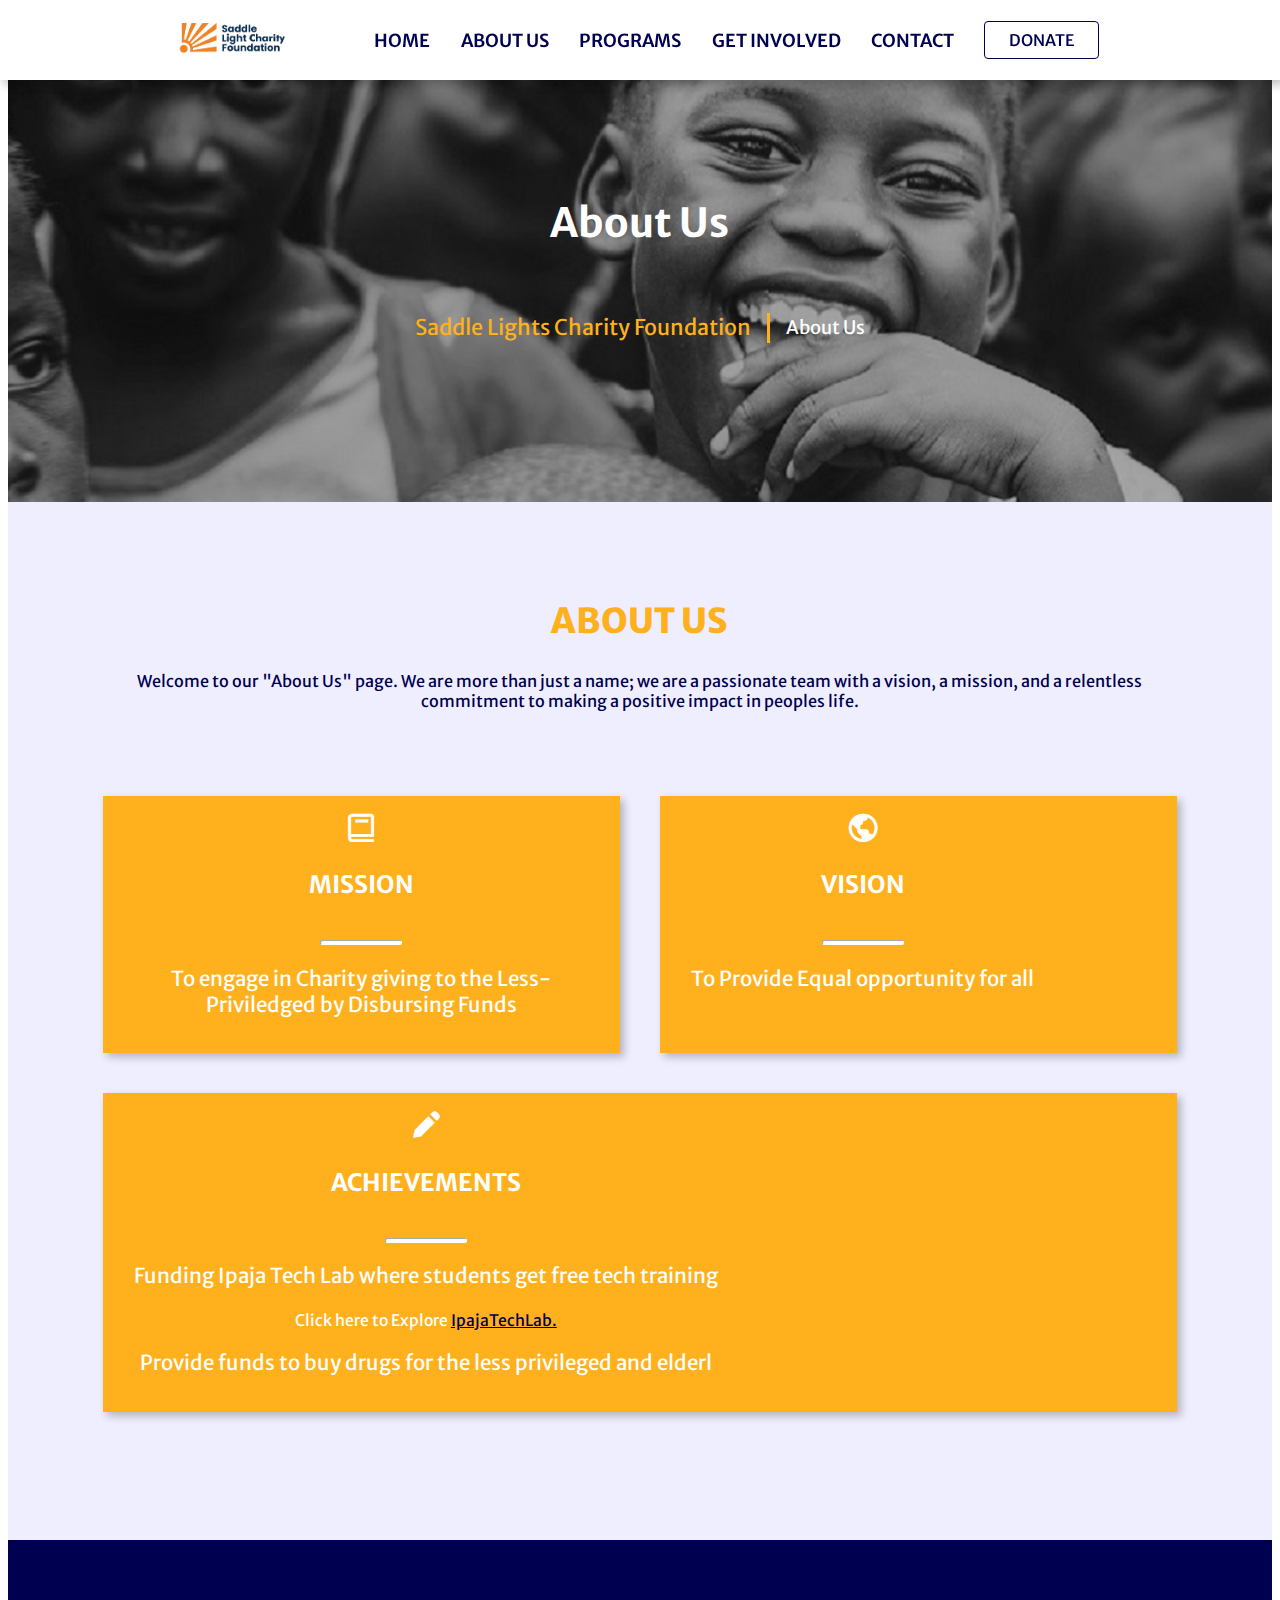
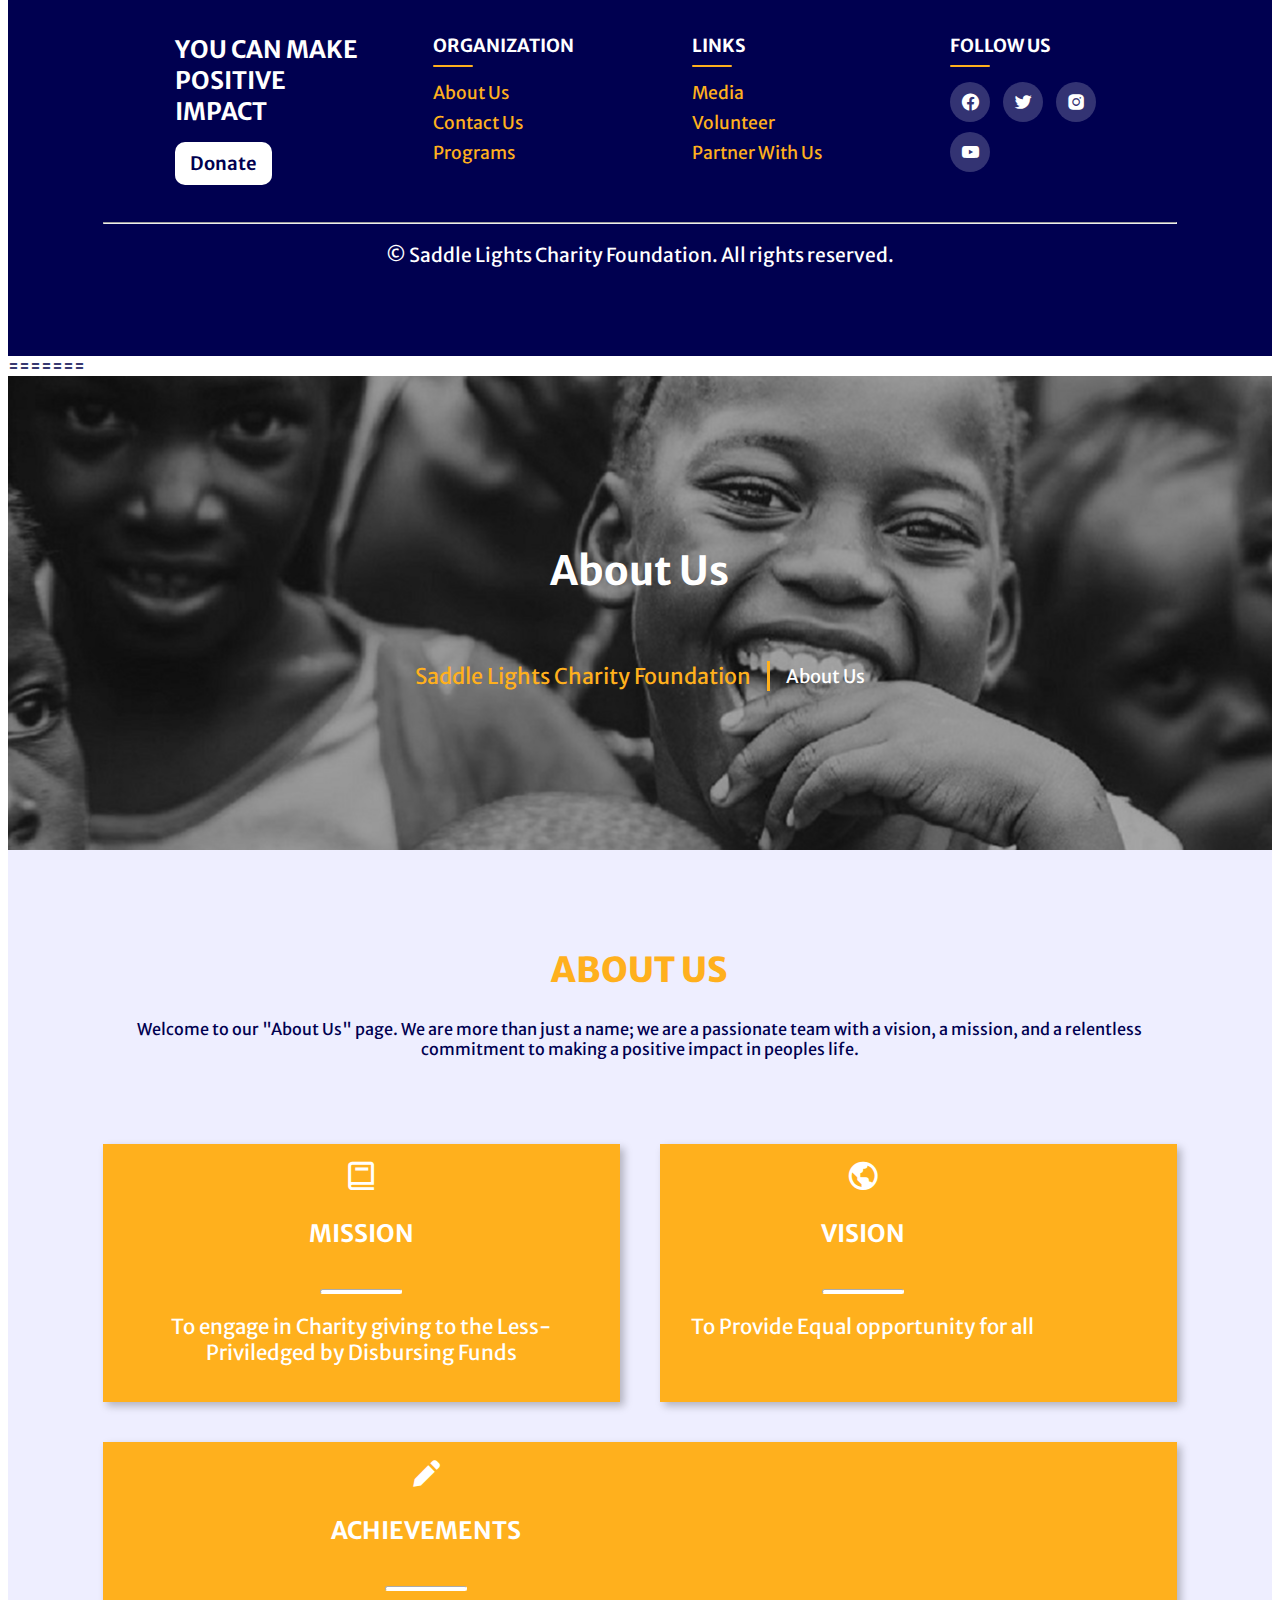
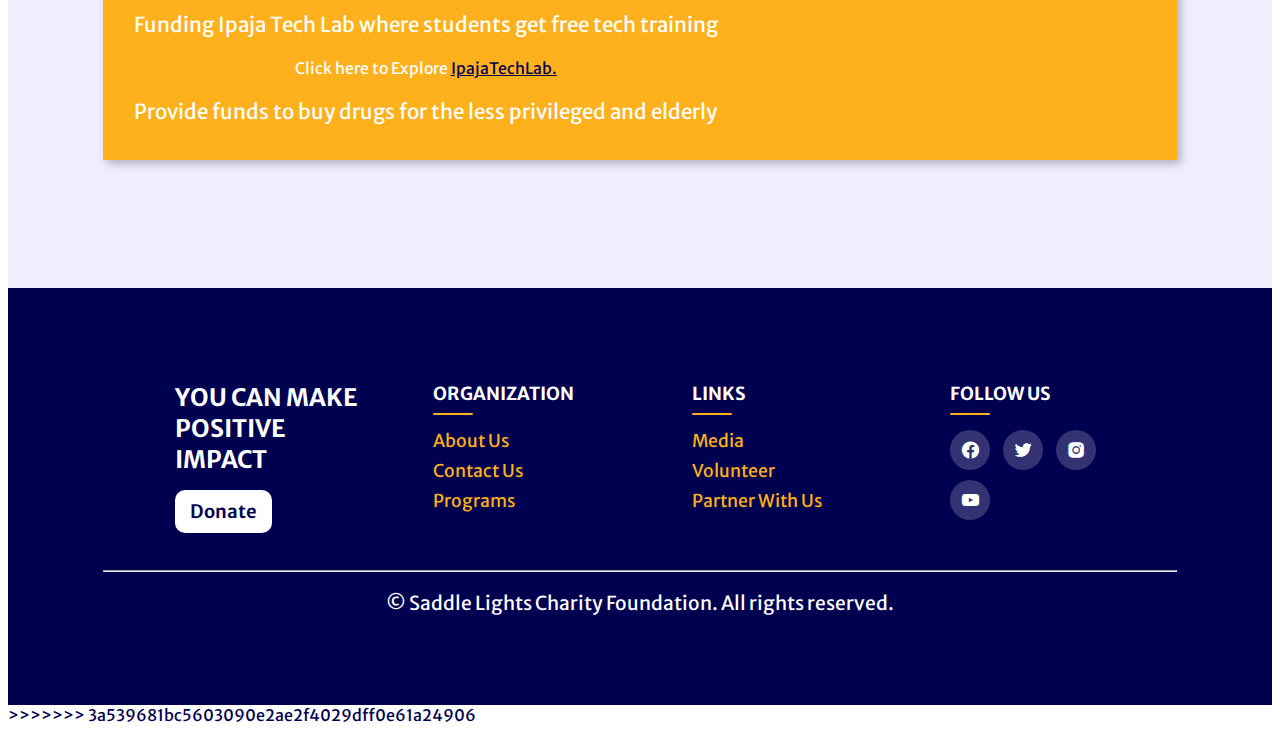
<file: about.html>
<<<<<<< HEAD
<!DOCTYPE html>
<html lang="en">
<head>
    <meta charset="UTF-8">
    <meta name="viewport" content="width=device-width, initial-scale=1.0">
    <title>About Us</title>
    <link rel="stylesheet" href="style.css">
    <link rel="stylesheet" href="css/about.css">
    <script src="script.js"></script>
    <link rel="stylesheet" href="https://fonts.googleapis.com/css2?family=Material+Symbols+Outlined:opsz,wght,FILL,GRAD@24,400,0,0" />
    <link rel="stylesheet"
    href="https://cdn.jsdelivr.net/npm/boxicons@latest/css/boxicons.min.css">
</head>
<body>
    <header>
        <div class="navbar container">
            <a href="index.html" class="logo"><img src="img/LOGO OPTION 1_logo.png" alt=""></a>
            <input type="checkbox" name="" id="menu">
            <label for="menu" <i class='bx bx-menu' id="menu-icon"></i></label>
            <nav>
                <li><a href="index.html">HOME</a></li>
                <li><a href="about.html" >ABOUT US</a></li>
                <li><a href="program.html" >PROGRAMS</a></li>
                <li><a href="get-involved.html" >GET INVOLVED</a></li>
                <li><a href="contact.html" >CONTACT</a></li>
                <div class="donate-btn">
                    <a href="contact.html" class="donate">DONATE</a>
                </div>            
            </nav>
            
        </div>
    </header>

    <section class="donation-wel">
        <div class="wel container">
            <div class="wel-contents">
                <h3 class="wel-title">About Us</h3>
                <div class="wel-link-pg">
                    <a href="index.html" class="pg-link">Saddle Lights Charity Foundation</a>
                    <div class="vl"></div>
                    <p class="pg">About Us</p>
                </div>
            </div>
        </div>
    </section>
    


<section class="about-us">
    <div class="container">
        <div class="about-title">
            <h2 class="til">About Us</h2>
            <p class="about-cont">Welcome to our "About Us" page. We are more than just a name; we are a passionate team with a vision, a mission, and a
            relentless commitment to making a positive impact in peoples life.</p>
        </div>
        <div class="about-rows">
            <div class="about-col">
                <div class="about-box">
                    <div class="about-icon"><i class='bx bx-book'></i></div>
                    <div class="mission">
                        <div class="mission-title">
                            <h3>MISSION</h3>
                        </div>
                        <hr class="lin">
                        <div class="mission-statement">
                            <p>
                                To engage in Charity giving to the Less-Priviledged by Disbursing Funds
                            </p>
                            
                        </div>
                    </div>
                </div>
            </div>

            <div class="about-col">
                <div class="about-box">
                    <div class="about-icon"><i class='bx bx-world' ></i></div>
                    <div class="mission">
                        <div class="mission-title">
                            <h3>VISION</h3>
                        </div>
                        <hr class="lin">
                        <div class="mission-statement">
                            <p>
                               To Provide Equal opportunity for all
                            </p>
                            
                        </div>
                    </div>
                </div>
            </div>

            <div class="about-col">
                <div class="about-box">
                    <div class="about-icon"><i class='bx bxs-pencil' ></i></div>
                    <div class="mission">
                        <div class="mission-title">
                            <h3>ACHIEVEMENTS</h3>
                        </div>
                        <hr class="lin">
                        <div class="mission-statement">
                            <p>
                                Funding Ipaja Tech Lab where students get free tech training
                                <p class="explore">Click here to Explore <a href="http://ipajatechlab.com.ng/">IpajaTechLab.</a></p>
                            </p>
                            
                            <p>Provide funds to buy drugs for the less privileged and elderl</p>
                        </div>
                    </div>
                </div>
            </div>

        </div>
    </div>
</section>


    <footer>
        <div class="container">
            <div class="footer-row">
                <div class="footer-col">
                    <h3>YOU CAN MAKE POSITIVE IMPACT</h3>
                    <div class="list-donate">
                        <li><a href="contact.html">Donate</a></li>
                    </div>
                </div>
                <div class="footer-col">
                    <h4>ORGANIZATION</h4>
                    <div class="list">
                        <li><a href="about.html">About Us</a></li>
                        <li><a href="contact.html">Contact Us</a></li>
                        <li><a href="program.html">Programs</a></li>
                    </div>
                </div>
                <div class="footer-col">
                    <h4>LINKS</h4>
                    <div class="list">
                        <li><a href="#">Media</a></li>
                        <li><a href="get-involved.html">Volunteer</a></li>
                        <li><a href="contact.html">Partner With Us</a></li>
                    </div>
                </div>
                <div class="footer-col">
                    <h4>FOLLOW US </h4>
                    <div class="social-link">
                        <a href=""><i class='bx bxl-facebook-circle'></i></a>
                        <a href=""><i class='bx bxl-twitter' ></i></a>
                        <a href=""><i class='bx bxl-instagram-alt' ></i></a>
                        <a href=""><i class='bx bxl-youtube' ></i></a>
                    </div>
                </div>
            </div>
            <hr>
            <div class="copyright">
                <div class="copyright-cont">
                    <p>© Saddle Lights Charity Foundation. All rights reserved.</p>
                </div>
                
            </div>
        </div>
    </footer>
</body>
=======
<!DOCTYPE html>
<html lang="en">
<head>
    <meta charset="UTF-8">
    <meta name="viewport" content="width=device-width, initial-scale=1.0">
    <title>About Us</title>
    <link rel="stylesheet" href="style.css">
    <link rel="stylesheet" href="css/about.css">
    <script src="script.js"></script>
    <link rel="stylesheet" href="https://fonts.googleapis.com/css2?family=Material+Symbols+Outlined:opsz,wght,FILL,GRAD@24,400,0,0" />
    <link rel="stylesheet"
    href="https://cdn.jsdelivr.net/npm/boxicons@latest/css/boxicons.min.css">
</head>
<body>
    <header>
        <div class="navbar container">
            <a href="index.html" class="logo"><img src="img/LOGO OPTION 1_logo.png" alt=""></a>
            <input type="checkbox" name="" id="menu">
            <label for="menu" <i class='bx bx-menu' id="menu-icon"></i></label>
            <nav>
                <li><a href="index.html">HOME</a></li>
                <li><a href="about.html" >ABOUT US</a></li>
                <li><a href="program.html" >PROGRAMS</a></li>
                <li><a href="get-involved.html" >GET INVOLVED</a></li>
                <li><a href="contact.html" >CONTACT</a></li>
                <div class="donate-btn">
                    <a href="contact.html" class="donate">DONATE</a>
                </div>            
            </nav>
            
        </div>
    </header>

    <section class="donation-wel">
        <div class="wel container">
            <div class="wel-contents">
                <h3 class="wel-title">About Us</h3>
                <div class="wel-link-pg">
                    <a href="index.html" class="pg-link">Saddle Lights Charity Foundation</a>
                    <div class="vl"></div>
                    <p class="pg">About Us</p>
                </div>
            </div>
        </div>
    </section>
    


<section class="about-us">
    <div class="container">
        <div class="about-title">
            <h2 class="til">About Us</h2>
            <p class="about-cont">Welcome to our "About Us" page. We are more than just a name; we are a passionate team with a vision, a mission, and a
            relentless commitment to making a positive impact in peoples life.</p>
        </div>
        <div class="about-rows">
            <div class="about-col">
                <div class="about-box">
                    <div class="about-icon"><i class='bx bx-book'></i></div>
                    <div class="mission">
                        <div class="mission-title">
                            <h3>MISSION</h3>
                        </div>
                        <hr class="lin">
                        <div class="mission-statement">
                            <p>
                                To engage in Charity giving to the Less-Priviledged by Disbursing Funds
                            </p>
                            
                        </div>
                    </div>
                </div>
            </div>

            <div class="about-col">
                <div class="about-box">
                    <div class="about-icon"><i class='bx bx-world' ></i></div>
                    <div class="mission">
                        <div class="mission-title">
                            <h3>VISION</h3>
                        </div>
                        <hr class="lin">
                        <div class="mission-statement">
                            <p>
                               To Provide Equal opportunity for all
                            </p>
                            
                        </div>
                    </div>
                </div>
            </div>

            <div class="about-col">
                <div class="about-box">
                    <div class="about-icon"><i class='bx bxs-pencil' ></i></div>
                    <div class="mission">
                        <div class="mission-title">
                            <h3>ACHIEVEMENTS</h3>
                        </div>
                        <hr class="lin">
                        <div class="mission-statement">
                            <p>
                                Funding Ipaja Tech Lab where students get free tech training
                                <p class="explore">Click here to Explore <a href="http://ipajatechlab.com.ng/">IpajaTechLab.</a></p>
                            </p>
                            
                            <p>Provide funds to buy drugs for the less privileged and elderly</p>
                        </div>
                    </div>
                </div>
            </div>

        </div>
    </div>
</section>


    <footer>
        <div class="container">
            <div class="footer-row">
                <div class="footer-col">
                    <h3>YOU CAN MAKE POSITIVE IMPACT</h3>
                    <div class="list-donate">
                        <li><a href="contact.html">Donate</a></li>
                    </div>
                </div>
                <div class="footer-col">
                    <h4>ORGANIZATION</h4>
                    <div class="list">
                        <li><a href="about.html">About Us</a></li>
                        <li><a href="contact.html">Contact Us</a></li>
                        <li><a href="program.html">Programs</a></li>
                    </div>
                </div>
                <div class="footer-col">
                    <h4>LINKS</h4>
                    <div class="list">
                        <li><a href="#">Media</a></li>
                        <li><a href="get-involved.html">Volunteer</a></li>
                        <li><a href="contact.html">Partner With Us</a></li>
                    </div>
                </div>
                <div class="footer-col">
                    <h4>FOLLOW US </h4>
                    <div class="social-link">
                        <a href=""><i class='bx bxl-facebook-circle'></i></a>
                        <a href=""><i class='bx bxl-twitter' ></i></a>
                        <a href=""><i class='bx bxl-instagram-alt' ></i></a>
                        <a href=""><i class='bx bxl-youtube' ></i></a>
                    </div>
                </div>
            </div>
            <hr>
            <div class="copyright">
                <div class="copyright-cont">
                    <p>© Saddle Lights Charity Foundation. All rights reserved.</p>
                </div>
                
            </div>
        </div>
    </footer>
</body>
>>>>>>> 3a539681bc5603090e2ae2f4029dff0e61a24906
</html>
</file>
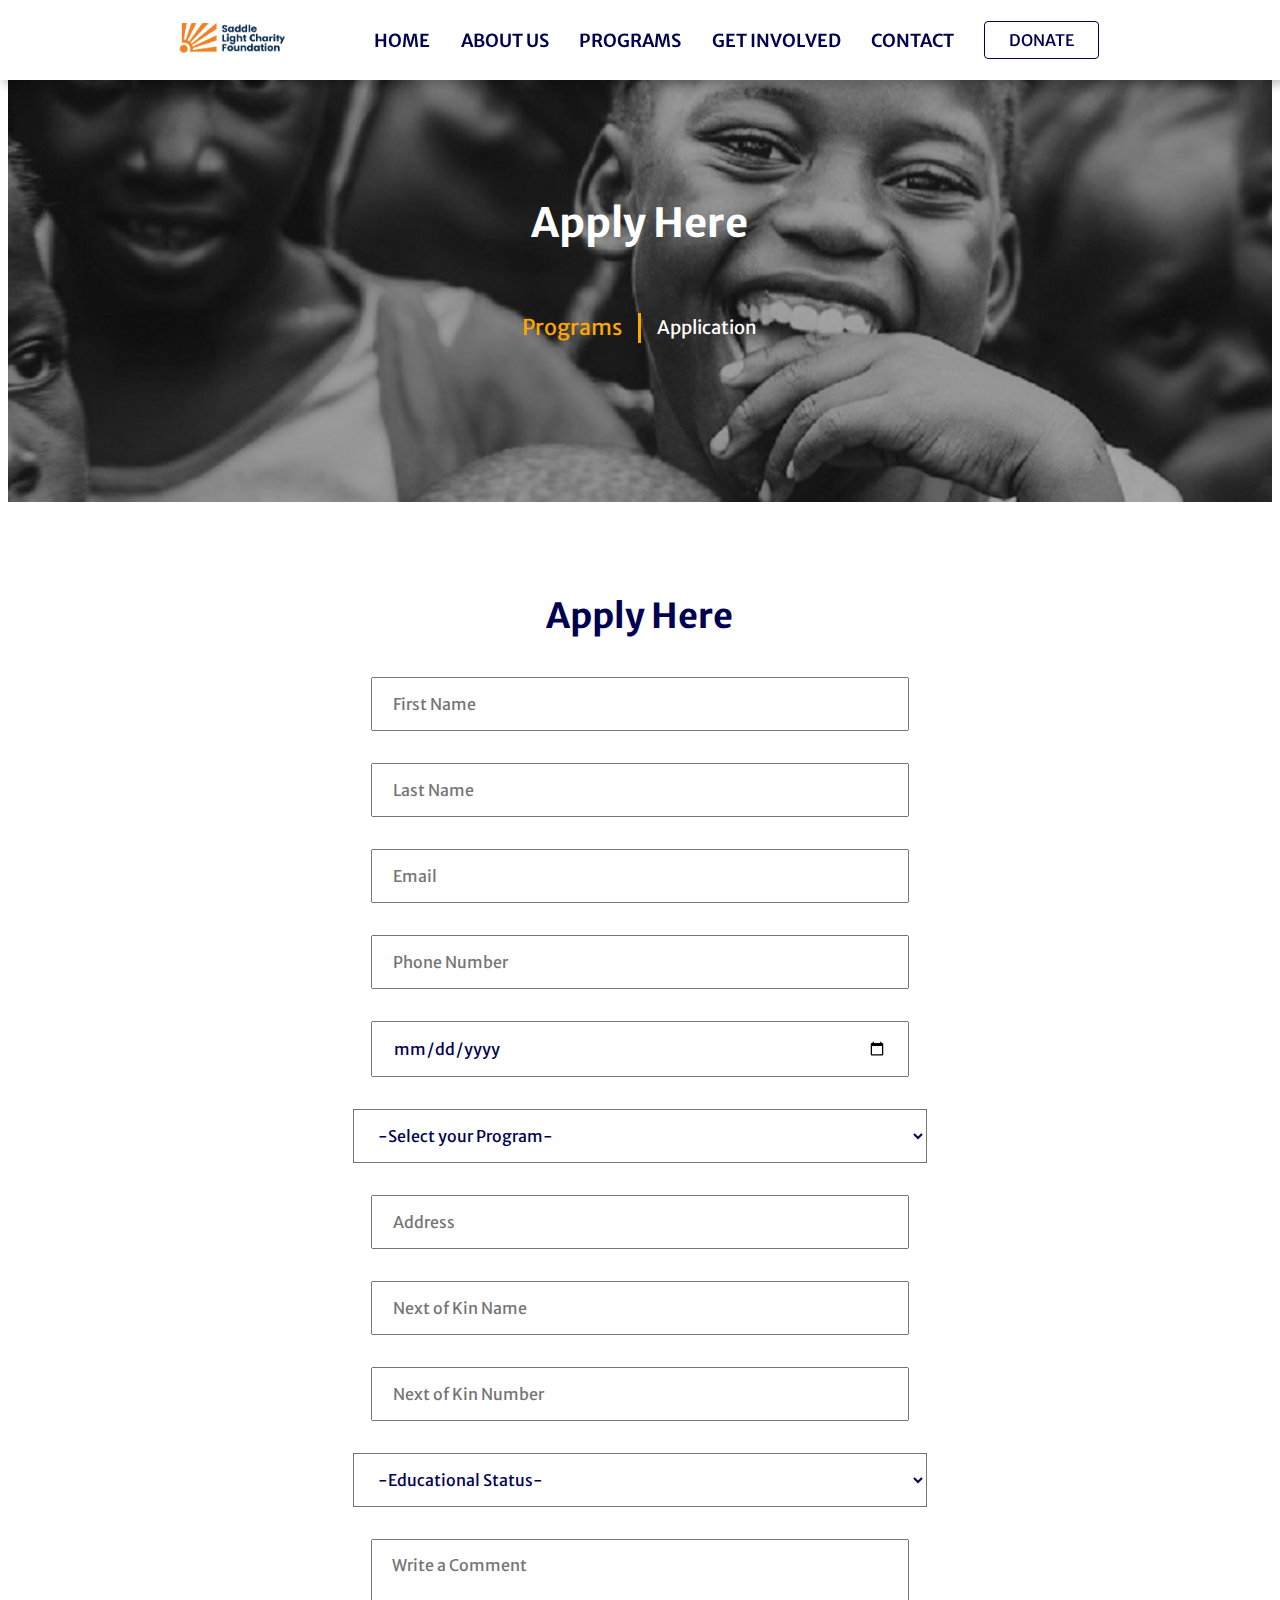
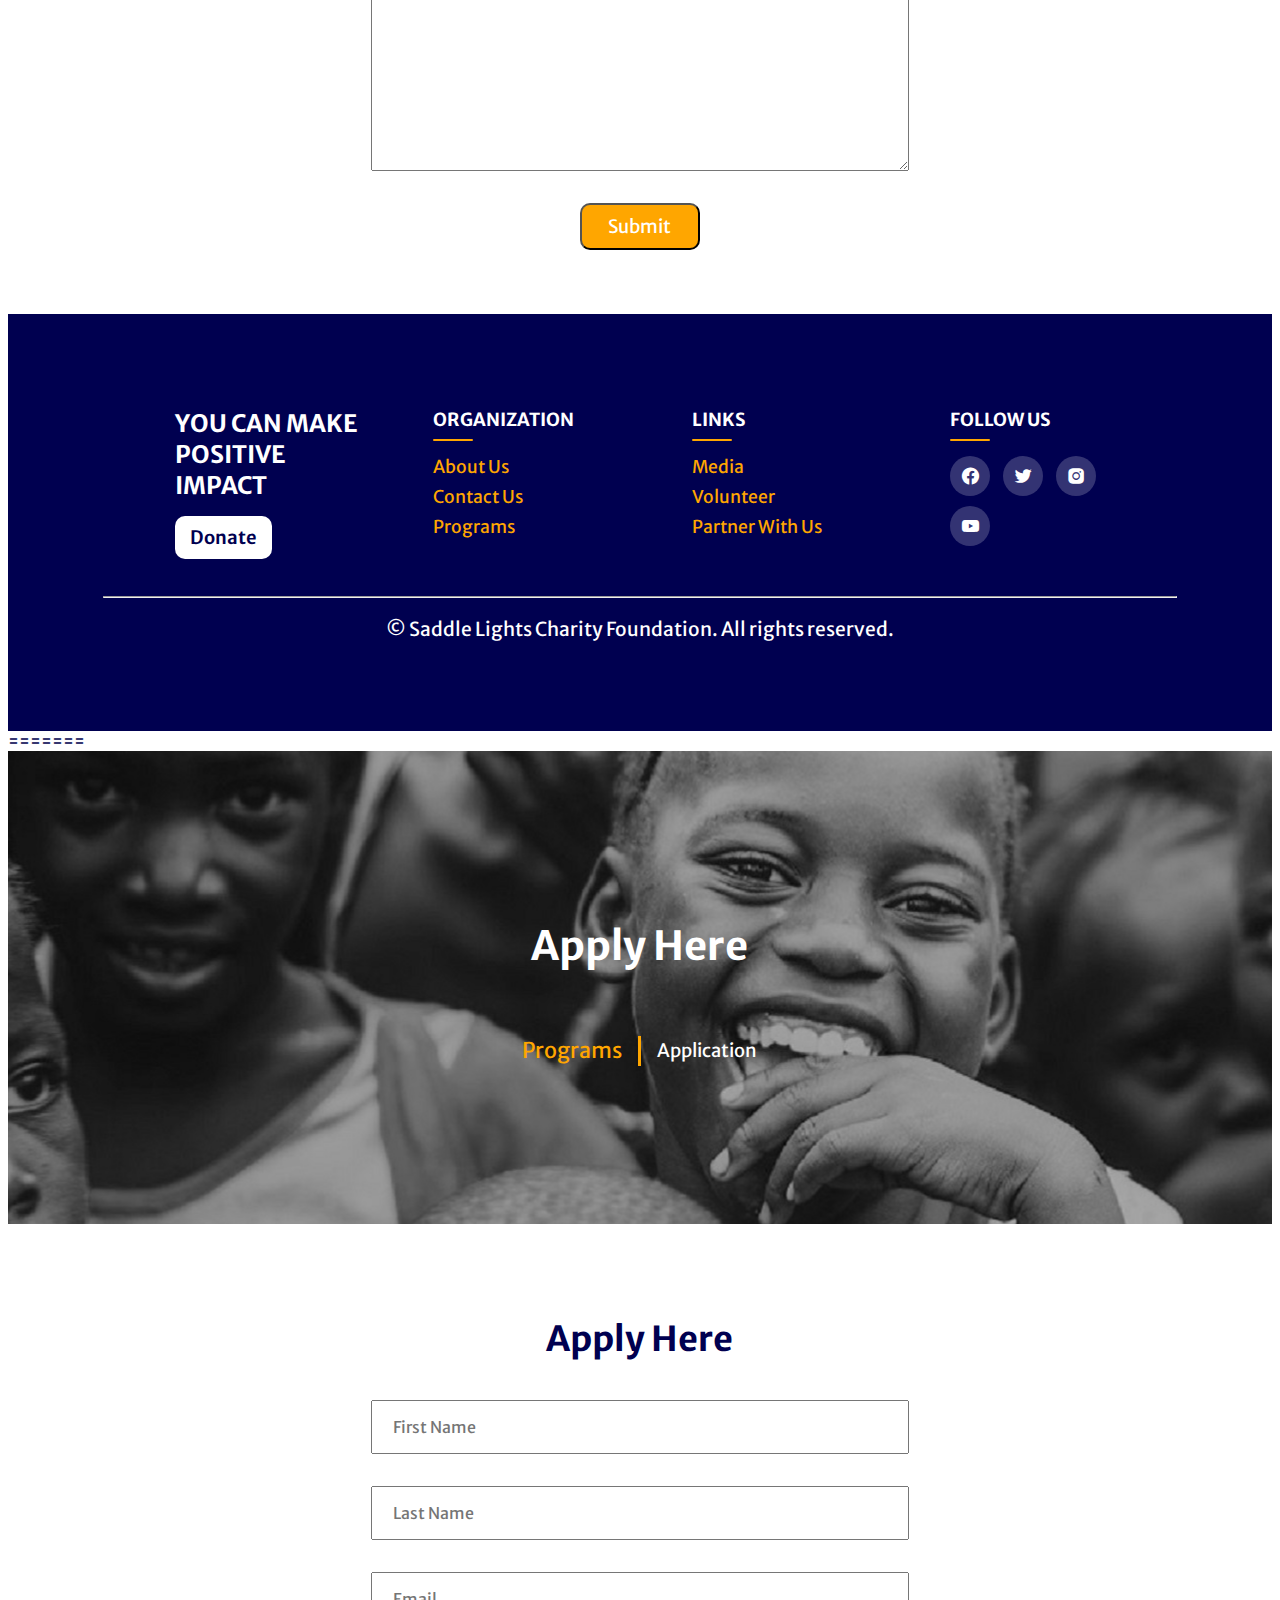
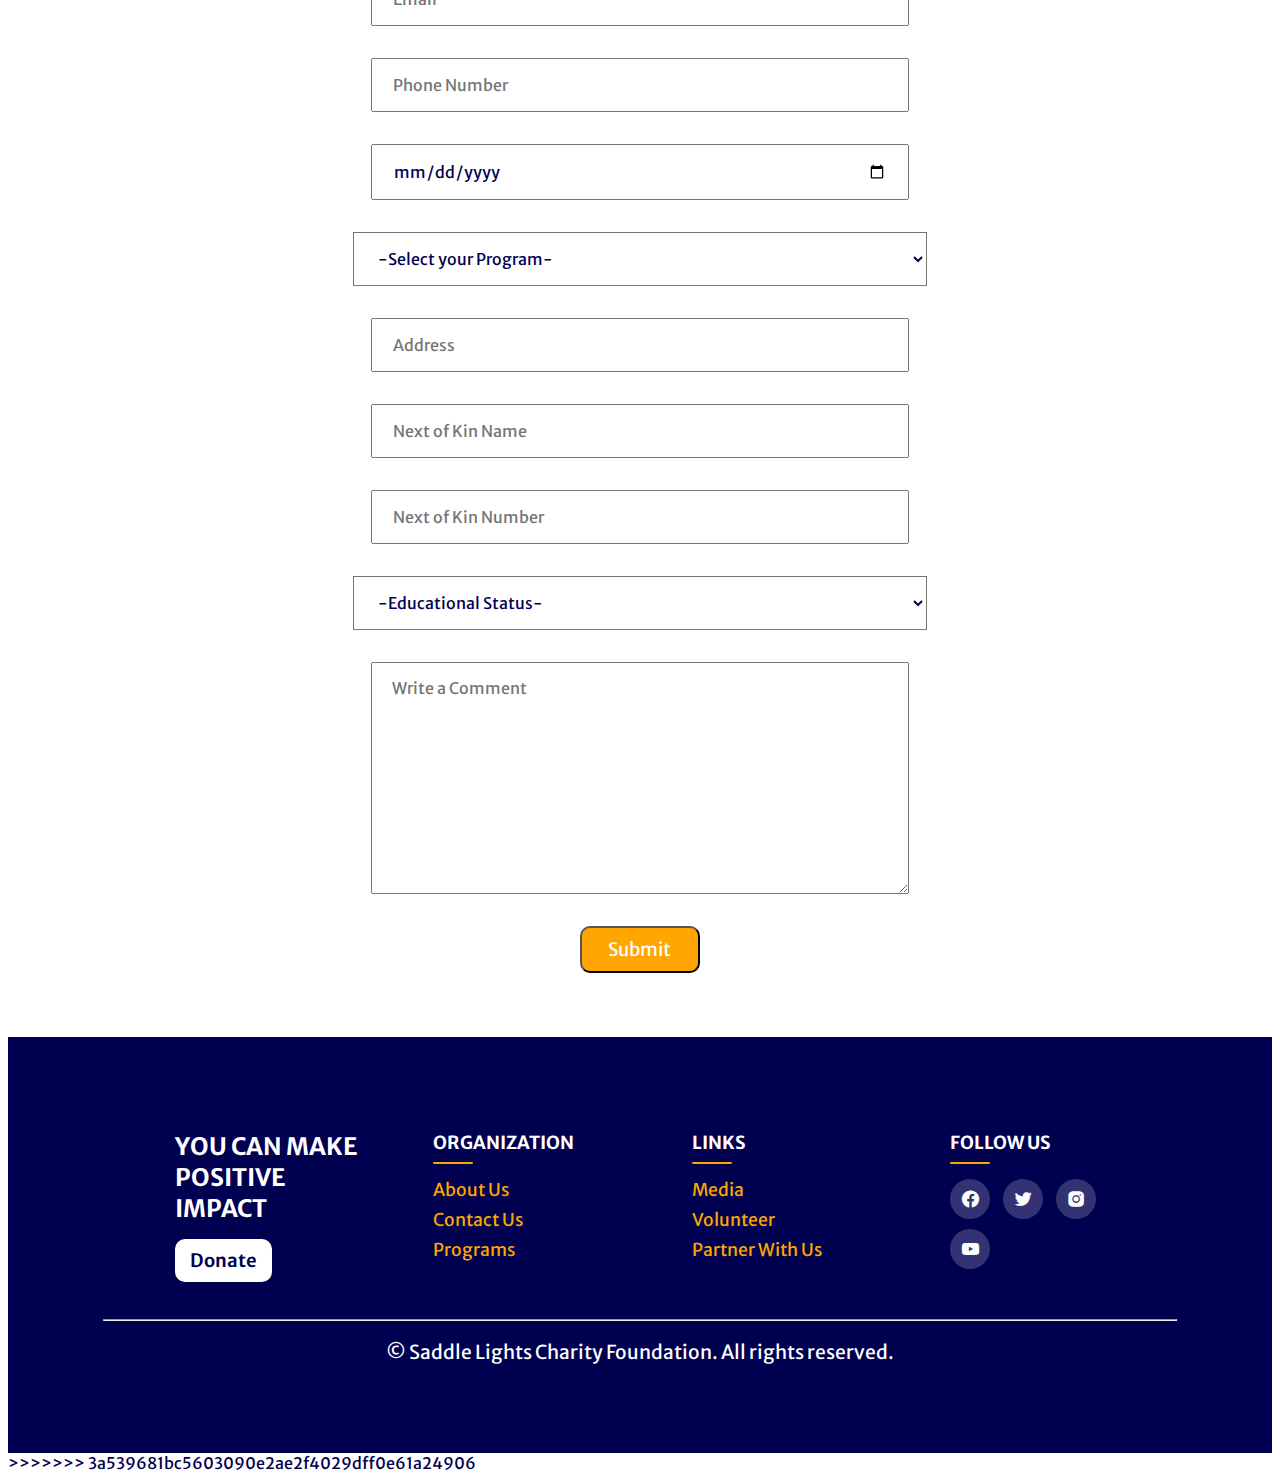
<file: apply.html>
<<<<<<< HEAD
<!DOCTYPE html>
<html lang="en">
<head>
    <meta charset="UTF-8">
    <meta name="viewport" content="width=device-width, initial-scale=1.0">
    <title>Apply</title>
    <link rel="stylesheet" href="style.css">
    <link rel="stylesheet" href="css/apply.css">
    <script src="script.js"></script>
    <link rel="stylesheet" href="https://fonts.googleapis.com/css2?family=Material+Symbols+Outlined:opsz,wght,FILL,GRAD@24,400,0,0" />
    <link rel="stylesheet"
    href="https://cdn.jsdelivr.net/npm/boxicons@latest/css/boxicons.min.css">
</head>
<body>
    <header>
        <div class="navbar container">
            <a href="index.html" class="logo"><img src="img/LOGO OPTION 1_logo.png" alt=""></a>
            <input type="checkbox" name="" id="menu">
            <label for="menu" <i class='bx bx-menu' id="menu-icon"></i></label>
            <nav>
                <li><a href="index.html">HOME</a></li>
                <li><a href="about.html" >ABOUT US</a></li>
                <li><a href="program.html" >PROGRAMS</a></li>
                <li><a href="get-involved.html" >GET INVOLVED</a></li>
                <li><a href="contact.html" >CONTACT</a></li>
                <div class="donate-btn">
                    <a href="contact.html" class="donate">DONATE</a>
                </div>            
            </nav>
            
        </div>
    </header>

    <section class="donation-wel">
        <div class="wel container">
            <div class="wel-contents">
                <h3 class="wel-title">Apply Here</h3>
                <div class="wel-link-pg">
                    <a href="program.html" class="pg-link">Programs</a>
                    <div class="vl"></div>
                    <p class="pg">Application</p>
                </div>
            </div>
        </div>
    </section>
    

    <section class="apply">
        <div class="container">
            <div class="apply-form">
                <div class="apply-head">
                    <h2>Apply Here</h2>
                </div>
                <form action="">
                    <input type="text" placeholder="First Name">
                    <input type="text" placeholder="Last Name">
                    <input type="email" placeholder="Email">
                    <input type="tel" placeholder="Phone Number">
                    <input type="date" placeholder="Date of Birth">
                    <select name="program" id="prog">
                        <option value="">-Select your Program-</option>
                        <option value="water">Clean Water</option>
                        <option value="health">Health Care</option>
                        <option value="recreation">Recreational Activities</option>
                        <option value="Schools">Schools</option>
                        <option value="empowerment">Youth Empowerment</option>
                        <option value="tech">Tech Skills</option>
                    </select>
                    <input type="text" placeholder="Address">
                    <input type="text" placeholder="Next of Kin Name">
                    <input type="tel" placeholder="Next of Kin Number">
                    <select name="" id="">
                        <option value="">-Educational Status-</option>
                        <option value="Primary School">Primary School</option>
                        <option value="WASSCE">O'level Certificate</option>
                        <option value="Graduate">Graduate</option>
                    </select>
                    <textarea name="" id="" cols="30" rows="10" placeholder="Write a Comment"></textarea>
                    <input type="submit" value="Submit">
                </form>
            </div>
        </div>
    </section>



    <footer>
        <div class="container">
            <div class="footer-row">
                <div class="footer-col">
                    <h3>YOU CAN MAKE POSITIVE IMPACT</h3>
                    <div class="list-donate">
                        <li><a href="contact.html">Donate</a></li>
                    </div>
                </div>
                <div class="footer-col">
                    <h4>ORGANIZATION</h4>
                    <div class="list">
                        <li><a href="about.html">About Us</a></li>
                        <li><a href="contact.html">Contact Us</a></li>
                        <li><a href="program.html">Programs</a></li>
                    </div>
                </div>
                <div class="footer-col">
                    <h4>LINKS</h4>
                    <div class="list">
                        <li><a href="">Media</a></li>
                        <li><a href="get-involved.html">Volunteer</a></li>
                        <li><a href="contact.html">Partner With Us</a></li>
                    </div>
                </div>
                <div class="footer-col">
                    <h4>FOLLOW US </h4>
                    <div class="social-link">
                        <a href=""><i class='bx bxl-facebook-circle'></i></a>
                        <a href=""><i class='bx bxl-twitter' ></i></a>
                        <a href=""><i class='bx bxl-instagram-alt' ></i></a>
                        <a href=""><i class='bx bxl-youtube' ></i></a>
                    </div>
                </div>
            </div>
            <hr>
            <div class="copyright">
                <div class="copyright-cont">
                    <p>© Saddle Lights Charity Foundation. All rights reserved.</p>
                </div>
                
            </div>
        </div>
    </footer>
</body>
=======
<!DOCTYPE html>
<html lang="en">
<head>
    <meta charset="UTF-8">
    <meta name="viewport" content="width=device-width, initial-scale=1.0">
    <title>Apply</title>
    <link rel="stylesheet" href="style.css">
    <link rel="stylesheet" href="css/apply.css">
    <script src="script.js"></script>
    <link rel="stylesheet" href="https://fonts.googleapis.com/css2?family=Material+Symbols+Outlined:opsz,wght,FILL,GRAD@24,400,0,0" />
    <link rel="stylesheet"
    href="https://cdn.jsdelivr.net/npm/boxicons@latest/css/boxicons.min.css">
</head>
<body>
    <header>
        <div class="navbar container">
            <a href="index.html" class="logo"><img src="img/LOGO OPTION 1_logo.png" alt=""></a>
            <input type="checkbox" name="" id="menu">
            <label for="menu" <i class='bx bx-menu' id="menu-icon"></i></label>
            <nav>
                <li><a href="index.html">HOME</a></li>
                <li><a href="about.html" >ABOUT US</a></li>
                <li><a href="program.html" >PROGRAMS</a></li>
                <li><a href="get-involved.html" >GET INVOLVED</a></li>
                <li><a href="contact.html" >CONTACT</a></li>
                <div class="donate-btn">
                    <a href="contact.html" class="donate">DONATE</a>
                </div>            
            </nav>
            
        </div>
    </header>

    <section class="donation-wel">
        <div class="wel container">
            <div class="wel-contents">
                <h3 class="wel-title">Apply Here</h3>
                <div class="wel-link-pg">
                    <a href="program.html" class="pg-link">Programs</a>
                    <div class="vl"></div>
                    <p class="pg">Application</p>
                </div>
            </div>
        </div>
    </section>
    

    <section class="apply">
        <div class="container">
            <div class="apply-form">
                <div class="apply-head">
                    <h2>Apply Here</h2>
                </div>
                <form action="">
                    <input type="text" placeholder="First Name">
                    <input type="text" placeholder="Last Name">
                    <input type="email" placeholder="Email">
                    <input type="tel" placeholder="Phone Number">
                    <input type="date" placeholder="Date of Birth">
                    <select name="program" id="prog">
                        <option value="">-Select your Program-</option>
                        <option value="water">Clean Water</option>
                        <option value="health">Health Care</option>
                        <option value="recreation">Recreational Activities</option>
                        <option value="Schools">Schools</option>
                        <option value="empowerment">Youth Empowerment</option>
                        <option value="tech">Tech Skills</option>
                    </select>
                    <input type="text" placeholder="Address">
                    <input type="text" placeholder="Next of Kin Name">
                    <input type="tel" placeholder="Next of Kin Number">
                    <select name="" id="">
                        <option value="">-Educational Status-</option>
                        <option value="Primary School">Primary School</option>
                        <option value="WASSCE">O'level Certificate</option>
                        <option value="Graduate">Graduate</option>
                    </select>
                    <textarea name="" id="" cols="30" rows="10" placeholder="Write a Comment"></textarea>
                    <input type="submit" value="Submit">
                </form>
            </div>
        </div>
    </section>



    <footer>
        <div class="container">
            <div class="footer-row">
                <div class="footer-col">
                    <h3>YOU CAN MAKE POSITIVE IMPACT</h3>
                    <div class="list-donate">
                        <li><a href="contact.html">Donate</a></li>
                    </div>
                </div>
                <div class="footer-col">
                    <h4>ORGANIZATION</h4>
                    <div class="list">
                        <li><a href="about.html">About Us</a></li>
                        <li><a href="contact.html">Contact Us</a></li>
                        <li><a href="program.html">Programs</a></li>
                    </div>
                </div>
                <div class="footer-col">
                    <h4>LINKS</h4>
                    <div class="list">
                        <li><a href="">Media</a></li>
                        <li><a href="get-involved.html">Volunteer</a></li>
                        <li><a href="contact.html">Partner With Us</a></li>
                    </div>
                </div>
                <div class="footer-col">
                    <h4>FOLLOW US </h4>
                    <div class="social-link">
                        <a href=""><i class='bx bxl-facebook-circle'></i></a>
                        <a href=""><i class='bx bxl-twitter' ></i></a>
                        <a href=""><i class='bx bxl-instagram-alt' ></i></a>
                        <a href=""><i class='bx bxl-youtube' ></i></a>
                    </div>
                </div>
            </div>
            <hr>
            <div class="copyright">
                <div class="copyright-cont">
                    <p>© Saddle Lights Charity Foundation. All rights reserved.</p>
                </div>
                
            </div>
        </div>
    </footer>
</body>
>>>>>>> 3a539681bc5603090e2ae2f4029dff0e61a24906
</html>
</file>
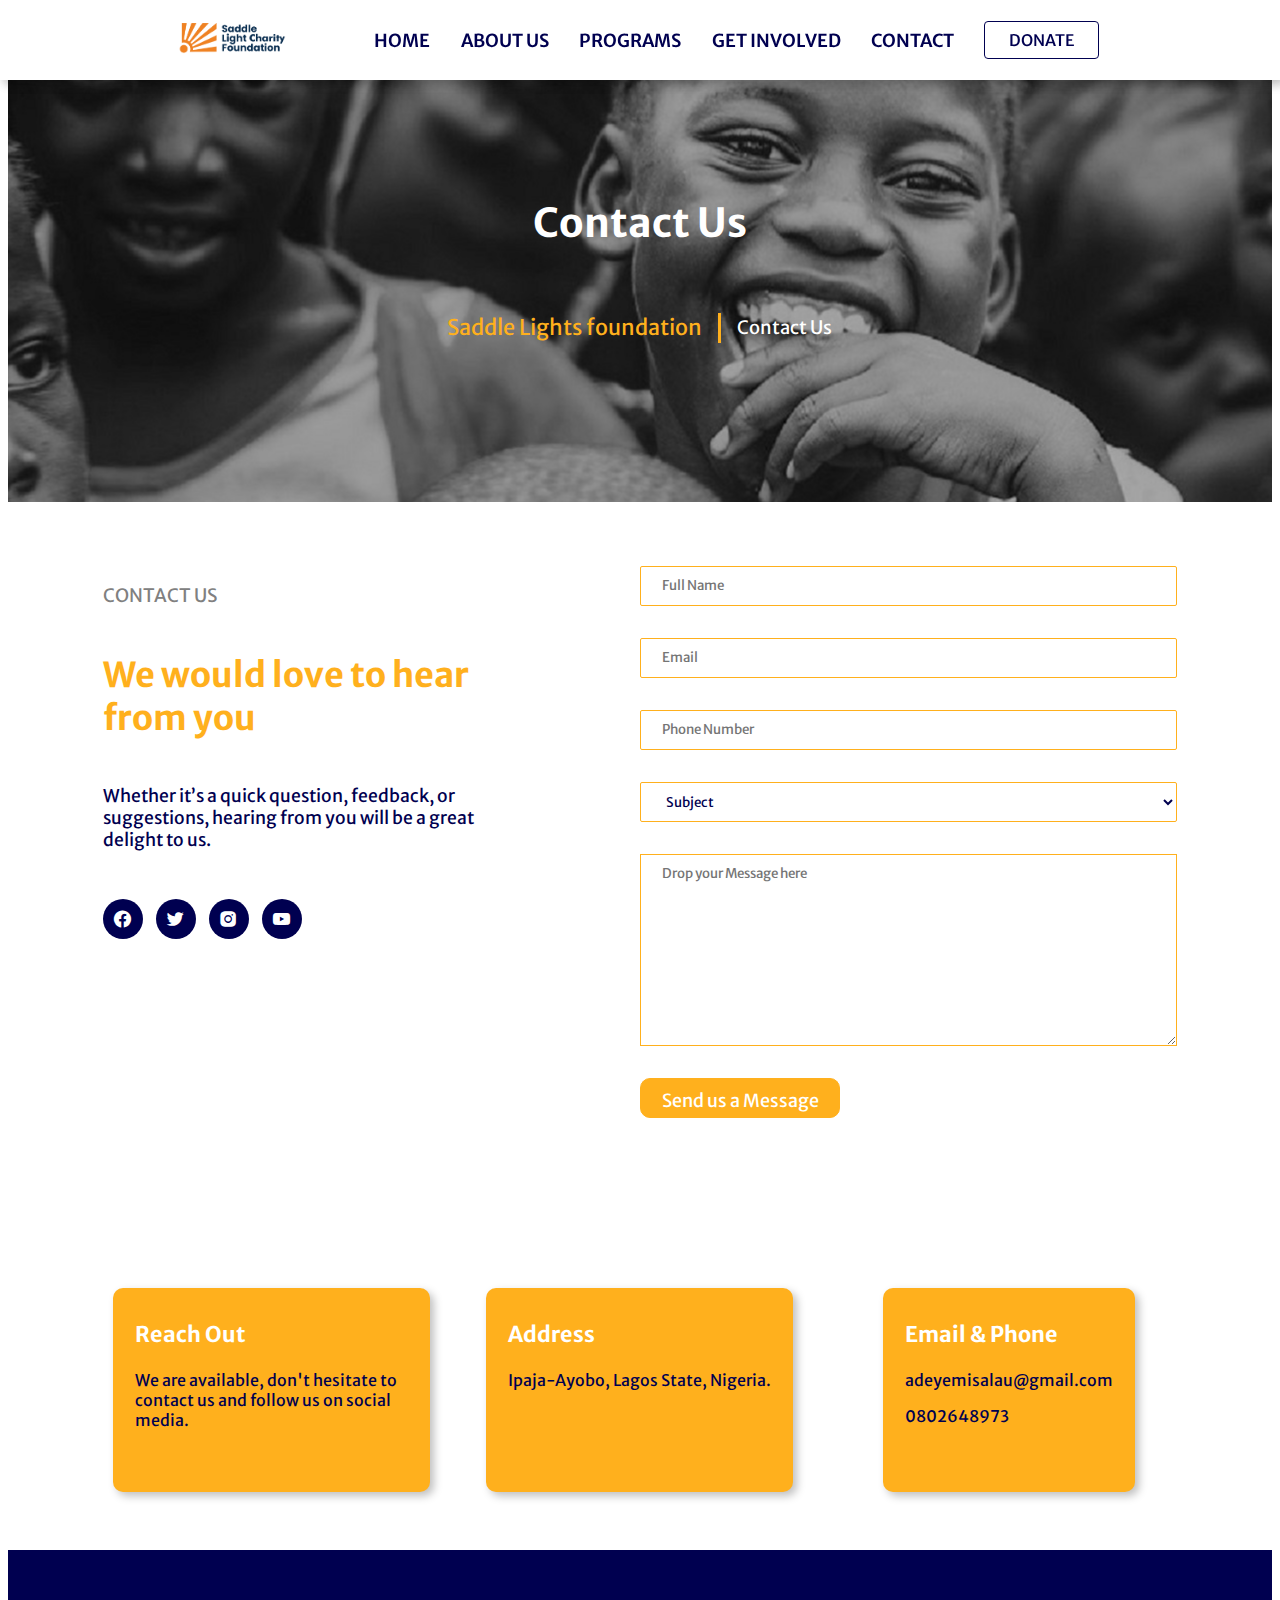
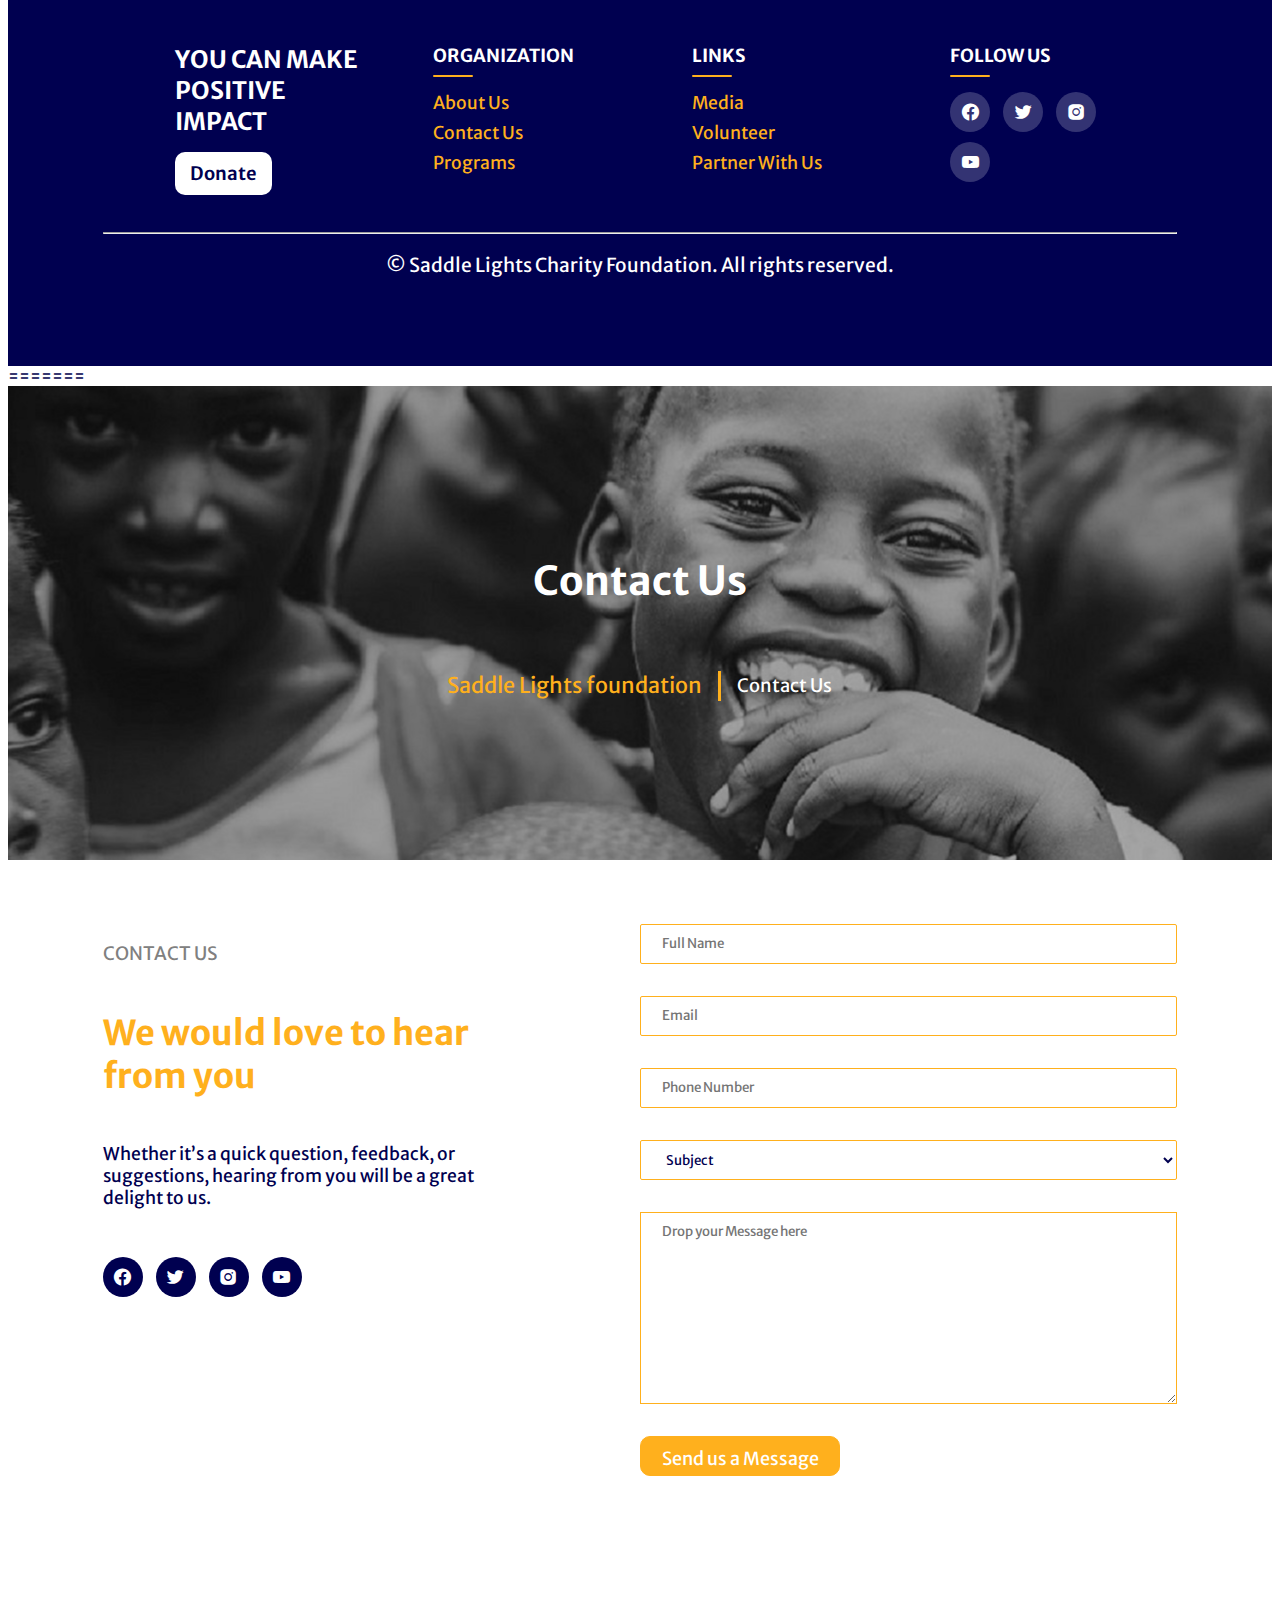
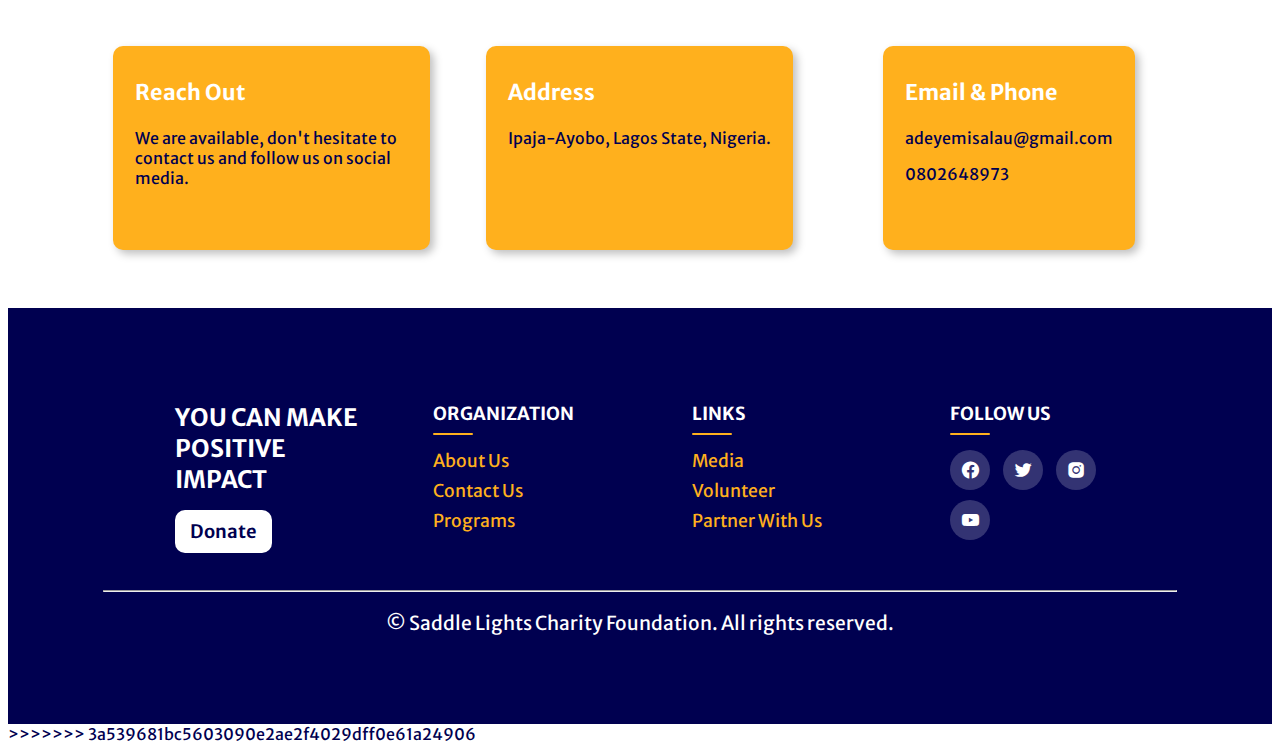
<file: contact.html>
<<<<<<< HEAD
<!DOCTYPE html>
<html lang="en">
<head>
    <meta charset="UTF-8">
    <meta name="viewport" content="width=device-width, initial-scale=1.0">
    <title>Contact Us</title>
    <link rel="stylesheet" href="style.css">
    <link rel="stylesheet" href="css/contact.css">
    <script src="script.js"></script>
    <link rel="stylesheet" href="https://fonts.googleapis.com/css2?family=Material+Symbols+Outlined:opsz,wght,FILL,GRAD@24,400,0,0" />
    <link rel="stylesheet"
    href="https://cdn.jsdelivr.net/npm/boxicons@latest/css/boxicons.min.css">
</head>
<body>
    <header>
        <div class="navbar container">
            <a href="index.html" class="logo"><img src="img/LOGO OPTION 1_logo.png" alt=""></a>
            <input type="checkbox" name="" id="menu">
            <label for="menu" <i class='bx bx-menu' id="menu-icon"></i></label>
            <nav>
                <li><a href="index.html">HOME</a></li>
                <li><a href="about.html" >ABOUT US</a></li>
                <li><a href="program.html" >PROGRAMS</a></li>
                <li><a href="get-involved.html" >GET INVOLVED</a></li>
                <li><a href="contact.html" >CONTACT</a></li>
                <div class="donate-btn">
                    <a href="contact.html" class="donate">DONATE</a>
                </div>            
            </nav>
            
        </div>
    </header>



    <section class="donation-wel">
        <div class="wel container">
            <div class="wel-contents">
                <h3 class="wel-title">Contact Us</h3>
                <div class="wel-link-pg">
                    <a href="index.html" class="pg-link">Saddle Lights foundation</a>
                    <div class="vl"></div>
                    <p class="pg">Contact Us</p>
                </div>
            </div>
        </div>
    </section>

    <section class="contact">
        <div class="container">
            <div class="contact-row">
                <div class="cont-col">
                    <div class="left-col">
                        <p class="cont-title">CONTACT US</p>
                        <h4 class="cont">We would love to hear from you</h4>
                        <p class="cont-body">Whether it’s a quick question, feedback, or suggestions, hearing from you will be a great delight to us.</p>
                        <div class="social-media-icons">
                            <a href=""><i class='bx bxl-facebook-circle'></i></a>
                            <a href=""><i class='bx bxl-twitter' ></i></a>
                            <a href=""><i class='bx bxl-instagram-alt' ></i></a>
                            <a href=""><i class='bx bxl-youtube' ></i></a>
                        </div>
                    </div>
                   
                </div>
                <div class="cont-col">
                    <div class="right-col">
                        <form action="">
                            
                                <input type="text" placeholder="Full Name">
                                <input type="email" placeholder="Email">
                                <input type="tel" placeholder="Phone Number">
                                <select name="subject" id="subject">
                                    <option value="">Subject</option>
                                    <option value="Partner">Partner With Us</option>
                                    <option value="Querry">Querry About Donation</option>
                                    <option value="Partner">Partner With Us</option>
                                    <option value="volunteer">More Volunteer information?</option>
                                </select>
                            
                            <textarea name="message" id="" cols="30" rows="10" placeholder="Drop your Message here"></textarea>
                            <input type="submit" value="Send us a Message">
                        </form>
                    </div>
                    
                </div>
            </div>
        </div>
    </section>

    <section class="details">
        <div class="container">
            <div class="details-row">
                <div class="details-col">
                    <div class="details-box">
                        <h3 class="details-head">Reach Out</h3>
                        <p class="details-cont">We are available, don't
                            hesitate to contact us and follow us on social media.</p>
                    </div>
                </div>
                <div class="details-col">
                    <div class="details-box">
                        <h3 class="details-head">Address</h3>
                        <p class="details-cont">Ipaja-Ayobo, Lagos State, Nigeria.</p>
                    </div>
                </div>
                <div class="details-col">
                    <div class="details-box">
                        <h3 class="details-head">Email & Phone</h3>
                        <p class="details-cont">adeyemisalau@gmail.com</p>
                        <p class="details-cont">0802648973</p>

                    </div>
                </div>
            </div>
        </div>
    </section>

    <footer>
        <div class="container">
            <div class="footer-row">
                <div class="footer-col">
                    <h3>YOU CAN MAKE POSITIVE IMPACT</h3>
                    <div class="list-donate">
                        <li><a href="contact.html">Donate</a></li>
                    </div>
                </div>
                <div class="footer-col">
                    <h4>ORGANIZATION</h4>
                    <div class="list">
                        <li><a href="about.html">About Us</a></li>
                        <li><a href="contact.html">Contact Us</a></li>
                        <li><a href="program.html">Programs</a></li>
                    </div>
                </div>
                <div class="footer-col">
                    <h4>LINKS</h4>
                    <div class="list">
                        <li><a href="#">Media</a></li>
                        <li><a href="get-involved.html">Volunteer</a></li>
                        <li><a href="contact.html">Partner With Us</a></li>
                    </div>
                </div>
                <div class="footer-col">
                    <h4>FOLLOW US </h4>
                    <div class="social-link">
                        <a href=""><i class='bx bxl-facebook-circle'></i></a>
                        <a href=""><i class='bx bxl-twitter' ></i></a>
                        <a href=""><i class='bx bxl-instagram-alt' ></i></a>
                        <a href=""><i class='bx bxl-youtube' ></i></a>
                    </div>
                </div>
            </div>
            <hr>
            <div class="copyright">
                <div class="copyright-cont">
                    <p>© Saddle Lights Charity Foundation. All rights reserved.</p>
                </div>
                
            </div>
        </div>
    </footer>
</body>
=======
<!DOCTYPE html>
<html lang="en">
<head>
    <meta charset="UTF-8">
    <meta name="viewport" content="width=device-width, initial-scale=1.0">
    <title>Contact Us</title>
    <link rel="stylesheet" href="style.css">
    <link rel="stylesheet" href="css/contact.css">
    <script src="script.js"></script>
    <link rel="stylesheet" href="https://fonts.googleapis.com/css2?family=Material+Symbols+Outlined:opsz,wght,FILL,GRAD@24,400,0,0" />
    <link rel="stylesheet"
    href="https://cdn.jsdelivr.net/npm/boxicons@latest/css/boxicons.min.css">
</head>
<body>
    <header>
        <div class="navbar container">
            <a href="index.html" class="logo"><img src="img/LOGO OPTION 1_logo.png" alt=""></a>
            <input type="checkbox" name="" id="menu">
            <label for="menu" <i class='bx bx-menu' id="menu-icon"></i></label>
            <nav>
                <li><a href="index.html">HOME</a></li>
                <li><a href="about.html" >ABOUT US</a></li>
                <li><a href="program.html" >PROGRAMS</a></li>
                <li><a href="get-involved.html" >GET INVOLVED</a></li>
                <li><a href="contact.html" >CONTACT</a></li>
                <div class="donate-btn">
                    <a href="contact.html" class="donate">DONATE</a>
                </div>            
            </nav>
            
        </div>
    </header>



    <section class="donation-wel">
        <div class="wel container">
            <div class="wel-contents">
                <h3 class="wel-title">Contact Us</h3>
                <div class="wel-link-pg">
                    <a href="index.html" class="pg-link">Saddle Lights foundation</a>
                    <div class="vl"></div>
                    <p class="pg">Contact Us</p>
                </div>
            </div>
        </div>
    </section>

    <section class="contact">
        <div class="container">
            <div class="contact-row">
                <div class="cont-col">
                    <div class="left-col">
                        <p class="cont-title">CONTACT US</p>
                        <h4 class="cont">We would love to hear from you</h4>
                        <p class="cont-body">Whether it’s a quick question, feedback, or suggestions, hearing from you will be a great delight to us.</p>
                        <div class="social-media-icons">
                            <a href=""><i class='bx bxl-facebook-circle'></i></a>
                            <a href=""><i class='bx bxl-twitter' ></i></a>
                            <a href=""><i class='bx bxl-instagram-alt' ></i></a>
                            <a href=""><i class='bx bxl-youtube' ></i></a>
                        </div>
                    </div>
                   
                </div>
                <div class="cont-col">
                    <div class="right-col">
                        <form action="">
                            
                                <input type="text" placeholder="Full Name">
                                <input type="email" placeholder="Email">
                                <input type="tel" placeholder="Phone Number">
                                <select name="subject" id="subject">
                                    <option value="">Subject</option>
                                    <option value="Partner">Partner With Us</option>
                                    <option value="Querry">Querry About Donation</option>
                                    <option value="Partner">Partner With Us</option>
                                    <option value="volunteer">More Volunteer information?</option>
                                </select>
                            
                            <textarea name="message" id="" cols="30" rows="10" placeholder="Drop your Message here"></textarea>
                            <input type="submit" value="Send us a Message">
                        </form>
                    </div>
                    
                </div>
            </div>
        </div>
    </section>

    <section class="details">
        <div class="container">
            <div class="details-row">
                <div class="details-col">
                    <div class="details-box">
                        <h3 class="details-head">Reach Out</h3>
                        <p class="details-cont">We are available, don't
                            hesitate to contact us and follow us on social media.</p>
                    </div>
                </div>
                <div class="details-col">
                    <div class="details-box">
                        <h3 class="details-head">Address</h3>
                        <p class="details-cont">Ipaja-Ayobo, Lagos State, Nigeria.</p>
                    </div>
                </div>
                <div class="details-col">
                    <div class="details-box">
                        <h3 class="details-head">Email & Phone</h3>
                        <p class="details-cont">adeyemisalau@gmail.com</p>
                        <p class="details-cont">0802648973</p>

                    </div>
                </div>
            </div>
        </div>
    </section>

    <footer>
        <div class="container">
            <div class="footer-row">
                <div class="footer-col">
                    <h3>YOU CAN MAKE POSITIVE IMPACT</h3>
                    <div class="list-donate">
                        <li><a href="contact.html">Donate</a></li>
                    </div>
                </div>
                <div class="footer-col">
                    <h4>ORGANIZATION</h4>
                    <div class="list">
                        <li><a href="about.html">About Us</a></li>
                        <li><a href="contact.html">Contact Us</a></li>
                        <li><a href="program.html">Programs</a></li>
                    </div>
                </div>
                <div class="footer-col">
                    <h4>LINKS</h4>
                    <div class="list">
                        <li><a href="#">Media</a></li>
                        <li><a href="get-involved.html">Volunteer</a></li>
                        <li><a href="contact.html">Partner With Us</a></li>
                    </div>
                </div>
                <div class="footer-col">
                    <h4>FOLLOW US </h4>
                    <div class="social-link">
                        <a href=""><i class='bx bxl-facebook-circle'></i></a>
                        <a href=""><i class='bx bxl-twitter' ></i></a>
                        <a href=""><i class='bx bxl-instagram-alt' ></i></a>
                        <a href=""><i class='bx bxl-youtube' ></i></a>
                    </div>
                </div>
            </div>
            <hr>
            <div class="copyright">
                <div class="copyright-cont">
                    <p>© Saddle Lights Charity Foundation. All rights reserved.</p>
                </div>
                
            </div>
        </div>
    </footer>
</body>
>>>>>>> 3a539681bc5603090e2ae2f4029dff0e61a24906
</html>
</file>
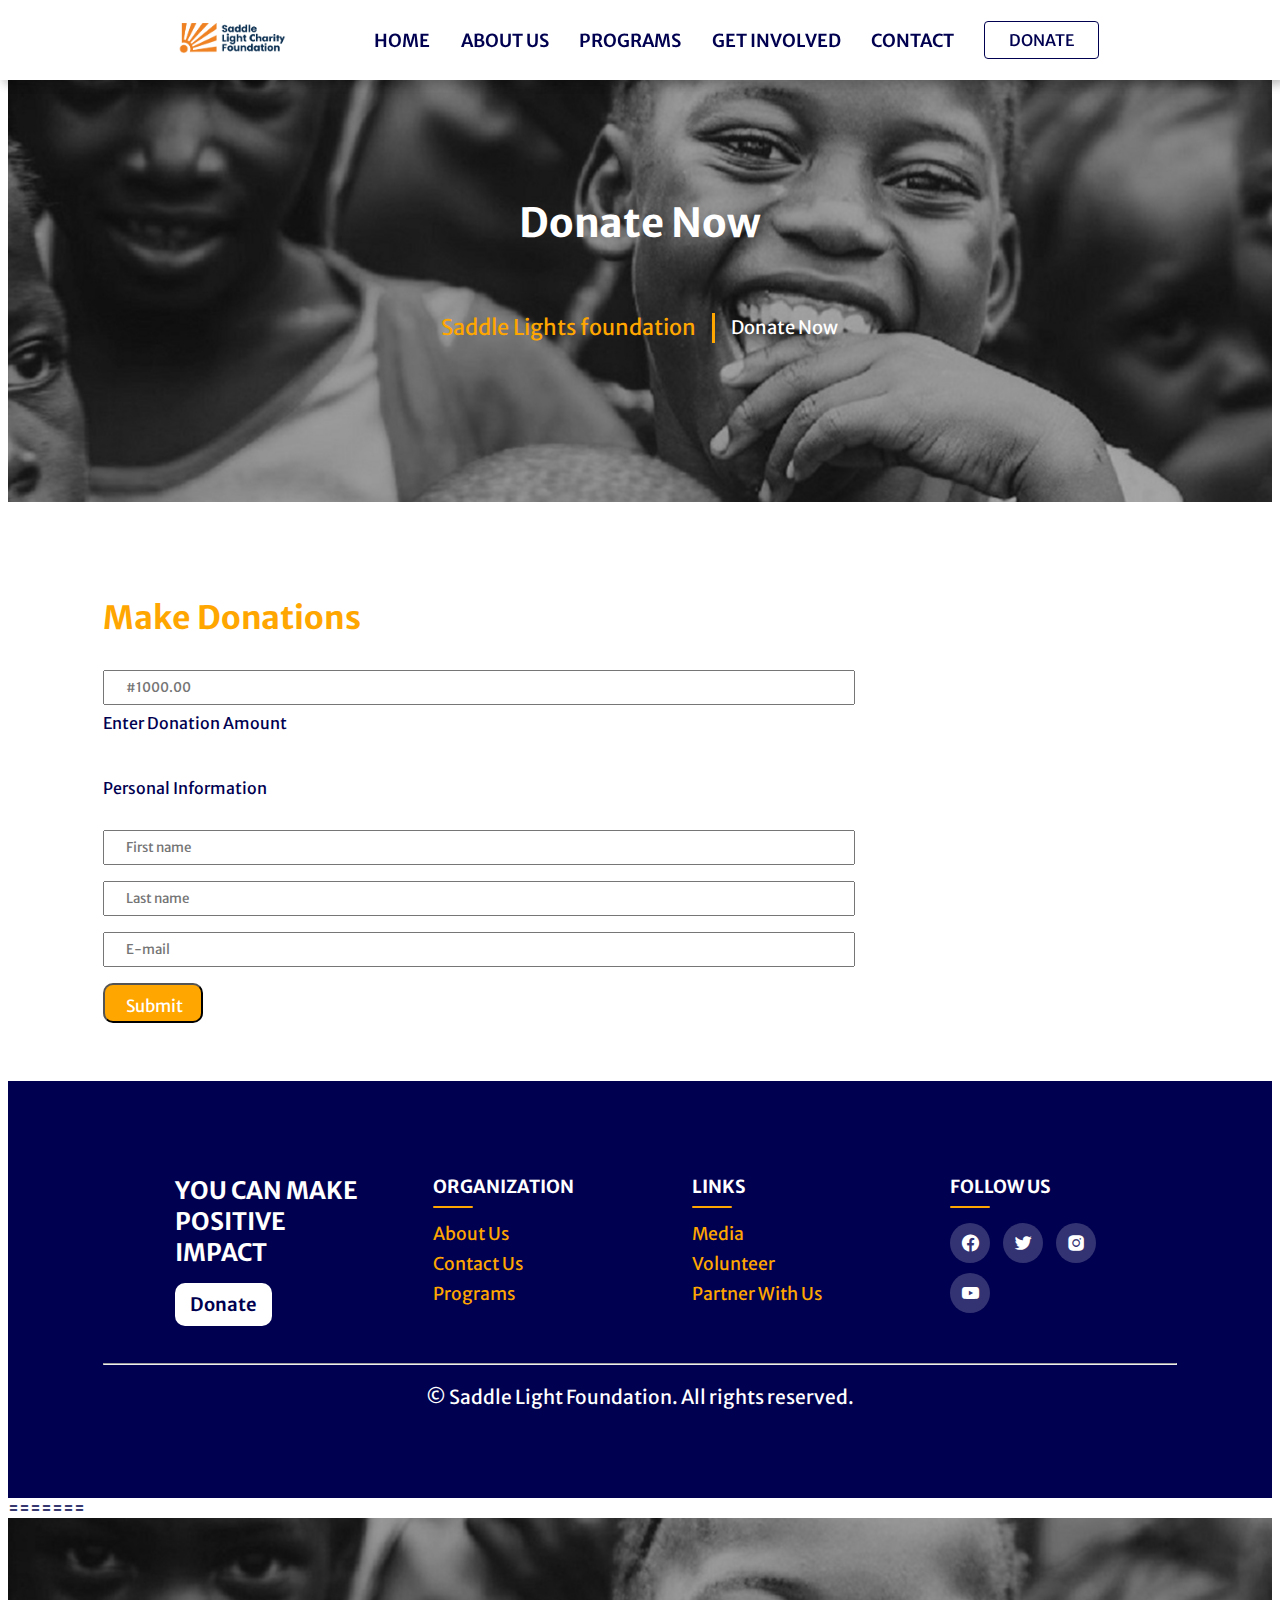
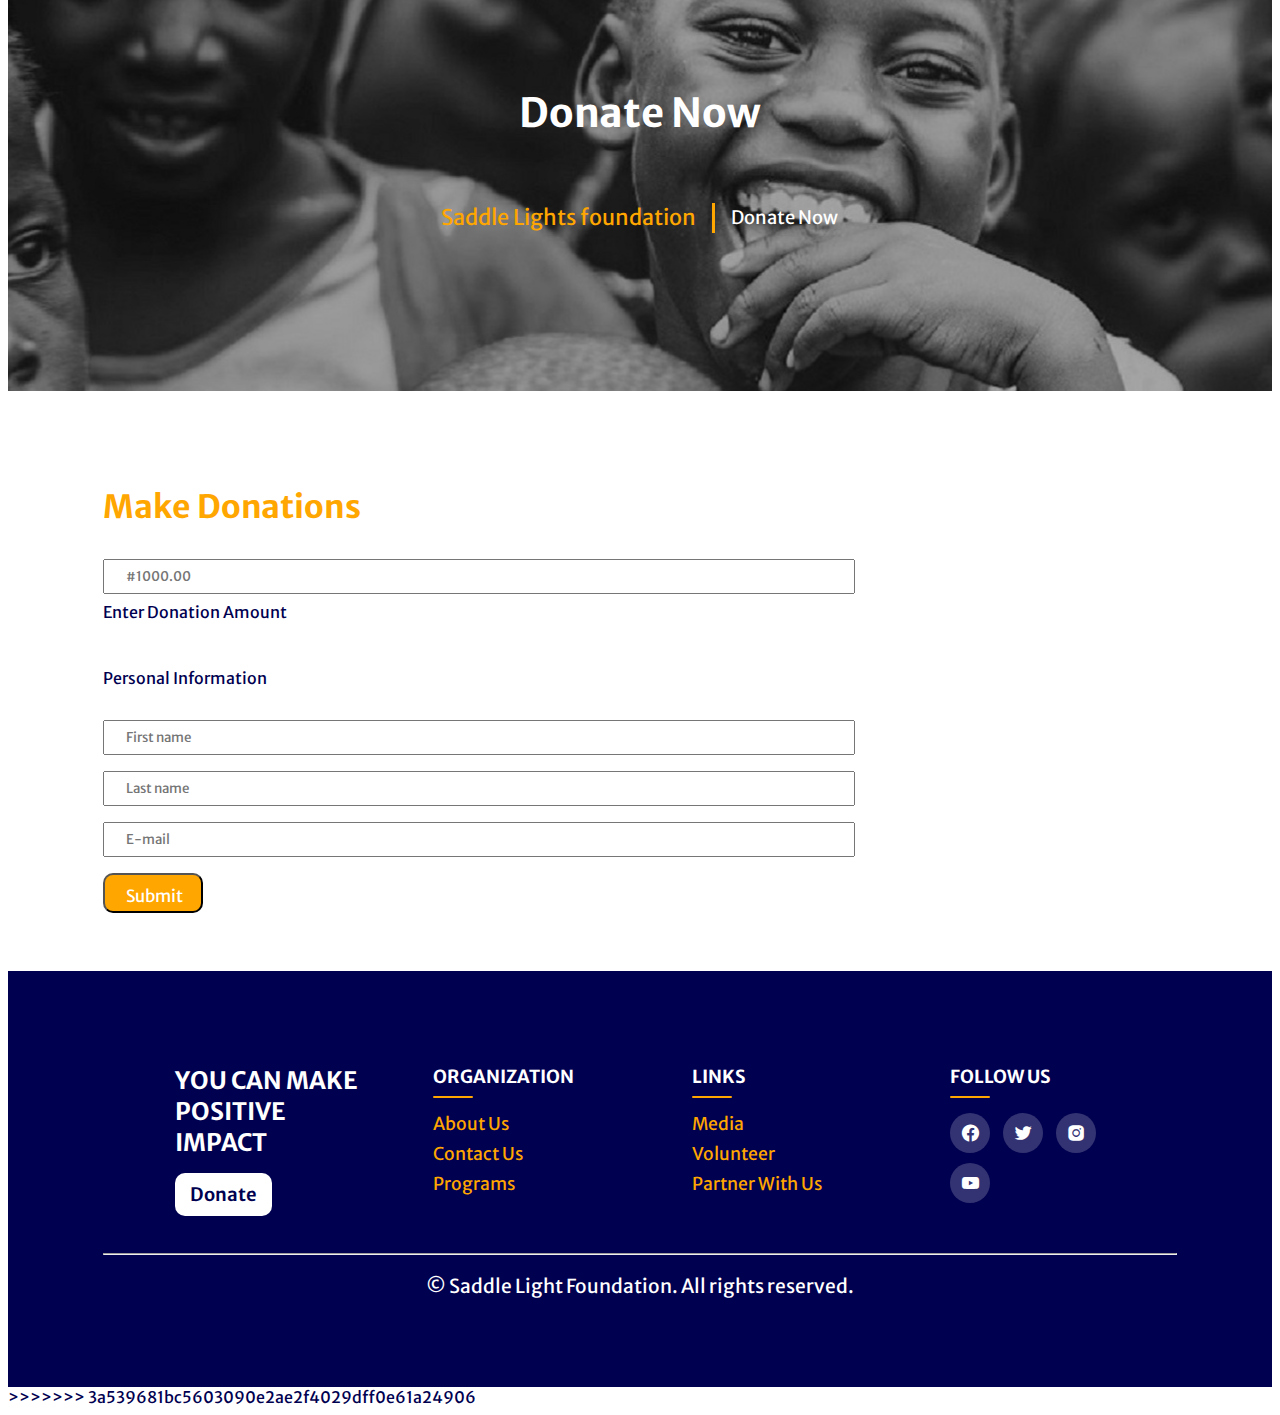
<file: donate.html>
<<<<<<< HEAD
<!DOCTYPE html>
<html lang="en">
<head>
    <meta charset="UTF-8">
    <meta name="viewport" content="width=device-width, initial-scale=1.0">
    <title>Donation</title>
    <link rel="stylesheet" href="style.css">
    <link rel="stylesheet" href="css/donate.css">
    <script src="script.js"></script>
    <link rel="stylesheet" href="https://fonts.googleapis.com/css2?family=Material+Symbols+Outlined:opsz,wght,FILL,GRAD@24,400,0,0" />
    <link rel="stylesheet"
    href="https://cdn.jsdelivr.net/npm/boxicons@latest/css/boxicons.min.css">
</head>
<body>
    <header>
        <div class="navbar container">
            <a href="index.html" class="logo"><img src="img/LOGO OPTION 1_logo.png" alt=""></a>
            <input type="checkbox" name="" id="menu">
            <label for="menu" <i class='bx bx-menu' id="menu-icon"></i></label>
            <nav>
                <li><a href="index.html">HOME</a></li>
                <li><a href="about.html" >ABOUT US</a></li>
                <li><a href="program.html" >PROGRAMS</a></li>
                <li><a href="get-involved.html" >GET INVOLVED</a></li>
                <li><a href="contact.html" >CONTACT</a></li>
                <div class="donate-btn">
                    <a href="donate.html" class="donate">DONATE</a>
                </div>            
            </nav>
            
        </div>
    </header>

<section class="donation-wel">
    <div class="wel container">
        <div class="wel-contents">
            <h3 class="wel-title">Donate Now</h3>
            <div class="wel-link-pg">
                <a href="index.html" class="pg-link">Saddle Lights foundation</a>
                <div class="vl"></div>
                <p class="pg">Donate Now</p>
            </div>
        </div>
    </div>
</section>
<section class="donation-pg">
    <div class="container">
        <h3 class="title">Make Donations</h3>
        <form action="">
            <div class="pricing">
                <input type="number" name="price" placeholder="#1000.00" required>
                <label for="price">Enter Donation Amount</label>
            </div>
            
            <div class="p-info">
            
            <p>Personal Information</p>
            
            <input type="text" name="F-name" placeholder="First name" required>
            <input type="text" name="L-name" placeholder="Last name" required>
            <input type="email" name="mail" placeholder="E-mail" required>
            <input type="submit" value="Submit">
            </div>
            
        </form>
    </div>
</section>



    <footer>
        <div class="container">
            <div class="footer-row">
                <div class="footer-col">
                    <h3>YOU CAN MAKE POSITIVE IMPACT</h3>
                    <div class="list-donate">
                        <li><a href="">Donate</a></li>
                    </div>
                </div>
                <div class="footer-col">
                    <h4>ORGANIZATION</h4>
                    <div class="list">
                        <li><a href="about.html">About Us</a></li>
                        <li><a href="contact.html">Contact Us</a></li>
                        <li><a href="program.html">Programs</a></li>
                    </div>
                </div>
                <div class="footer-col">
                    <h4>LINKS</h4>
                    <div class="list">
                        <li><a href="">Media</a></li>
                        <li><a href="get-involved.html">Volunteer</a></li>
                        <li><a href="contact.html">Partner With Us</a></li>
                    </div>
                </div>
                <div class="footer-col">
                    <h4>FOLLOW US </h4>
                    <div class="social-link">
                        <a href=""><i class='bx bxl-facebook-circle'></i></a>
                        <a href=""><i class='bx bxl-twitter' ></i></a>
                        <a href=""><i class='bx bxl-instagram-alt' ></i></a>
                        <a href=""><i class='bx bxl-youtube' ></i></a>
                    </div>
                </div>
            </div>
            <hr>
            <div class="copyright">
                <div class="copyright-cont">
                    <p>© Saddle Light Foundation. All rights reserved.</p>
                </div>
                
            </div>
        </div>
    </footer>
</body>
=======
<!DOCTYPE html>
<html lang="en">
<head>
    <meta charset="UTF-8">
    <meta name="viewport" content="width=device-width, initial-scale=1.0">
    <title>Donation</title>
    <link rel="stylesheet" href="style.css">
    <link rel="stylesheet" href="css/donate.css">
    <script src="script.js"></script>
    <link rel="stylesheet" href="https://fonts.googleapis.com/css2?family=Material+Symbols+Outlined:opsz,wght,FILL,GRAD@24,400,0,0" />
    <link rel="stylesheet"
    href="https://cdn.jsdelivr.net/npm/boxicons@latest/css/boxicons.min.css">
</head>
<body>
    <header>
        <div class="navbar container">
            <a href="index.html" class="logo"><img src="img/LOGO OPTION 1_logo.png" alt=""></a>
            <input type="checkbox" name="" id="menu">
            <label for="menu" <i class='bx bx-menu' id="menu-icon"></i></label>
            <nav>
                <li><a href="index.html">HOME</a></li>
                <li><a href="about.html" >ABOUT US</a></li>
                <li><a href="program.html" >PROGRAMS</a></li>
                <li><a href="get-involved.html" >GET INVOLVED</a></li>
                <li><a href="contact.html" >CONTACT</a></li>
                <div class="donate-btn">
                    <a href="donate.html" class="donate">DONATE</a>
                </div>            
            </nav>
            
        </div>
    </header>

<section class="donation-wel">
    <div class="wel container">
        <div class="wel-contents">
            <h3 class="wel-title">Donate Now</h3>
            <div class="wel-link-pg">
                <a href="index.html" class="pg-link">Saddle Lights foundation</a>
                <div class="vl"></div>
                <p class="pg">Donate Now</p>
            </div>
        </div>
    </div>
</section>
<section class="donation-pg">
    <div class="container">
        <h3 class="title">Make Donations</h3>
        <form action="">
            <div class="pricing">
                <input type="number" name="price" placeholder="#1000.00" required>
                <label for="price">Enter Donation Amount</label>
            </div>
            
            <div class="p-info">
            
            <p>Personal Information</p>
            
            <input type="text" name="F-name" placeholder="First name" required>
            <input type="text" name="L-name" placeholder="Last name" required>
            <input type="email" name="mail" placeholder="E-mail" required>
            <input type="submit" value="Submit">
            </div>
            
        </form>
    </div>
</section>



    <footer>
        <div class="container">
            <div class="footer-row">
                <div class="footer-col">
                    <h3>YOU CAN MAKE POSITIVE IMPACT</h3>
                    <div class="list-donate">
                        <li><a href="">Donate</a></li>
                    </div>
                </div>
                <div class="footer-col">
                    <h4>ORGANIZATION</h4>
                    <div class="list">
                        <li><a href="about.html">About Us</a></li>
                        <li><a href="contact.html">Contact Us</a></li>
                        <li><a href="program.html">Programs</a></li>
                    </div>
                </div>
                <div class="footer-col">
                    <h4>LINKS</h4>
                    <div class="list">
                        <li><a href="">Media</a></li>
                        <li><a href="get-involved.html">Volunteer</a></li>
                        <li><a href="contact.html">Partner With Us</a></li>
                    </div>
                </div>
                <div class="footer-col">
                    <h4>FOLLOW US </h4>
                    <div class="social-link">
                        <a href=""><i class='bx bxl-facebook-circle'></i></a>
                        <a href=""><i class='bx bxl-twitter' ></i></a>
                        <a href=""><i class='bx bxl-instagram-alt' ></i></a>
                        <a href=""><i class='bx bxl-youtube' ></i></a>
                    </div>
                </div>
            </div>
            <hr>
            <div class="copyright">
                <div class="copyright-cont">
                    <p>© Saddle Light Foundation. All rights reserved.</p>
                </div>
                
            </div>
        </div>
    </footer>
</body>
>>>>>>> 3a539681bc5603090e2ae2f4029dff0e61a24906
</html>
</file>
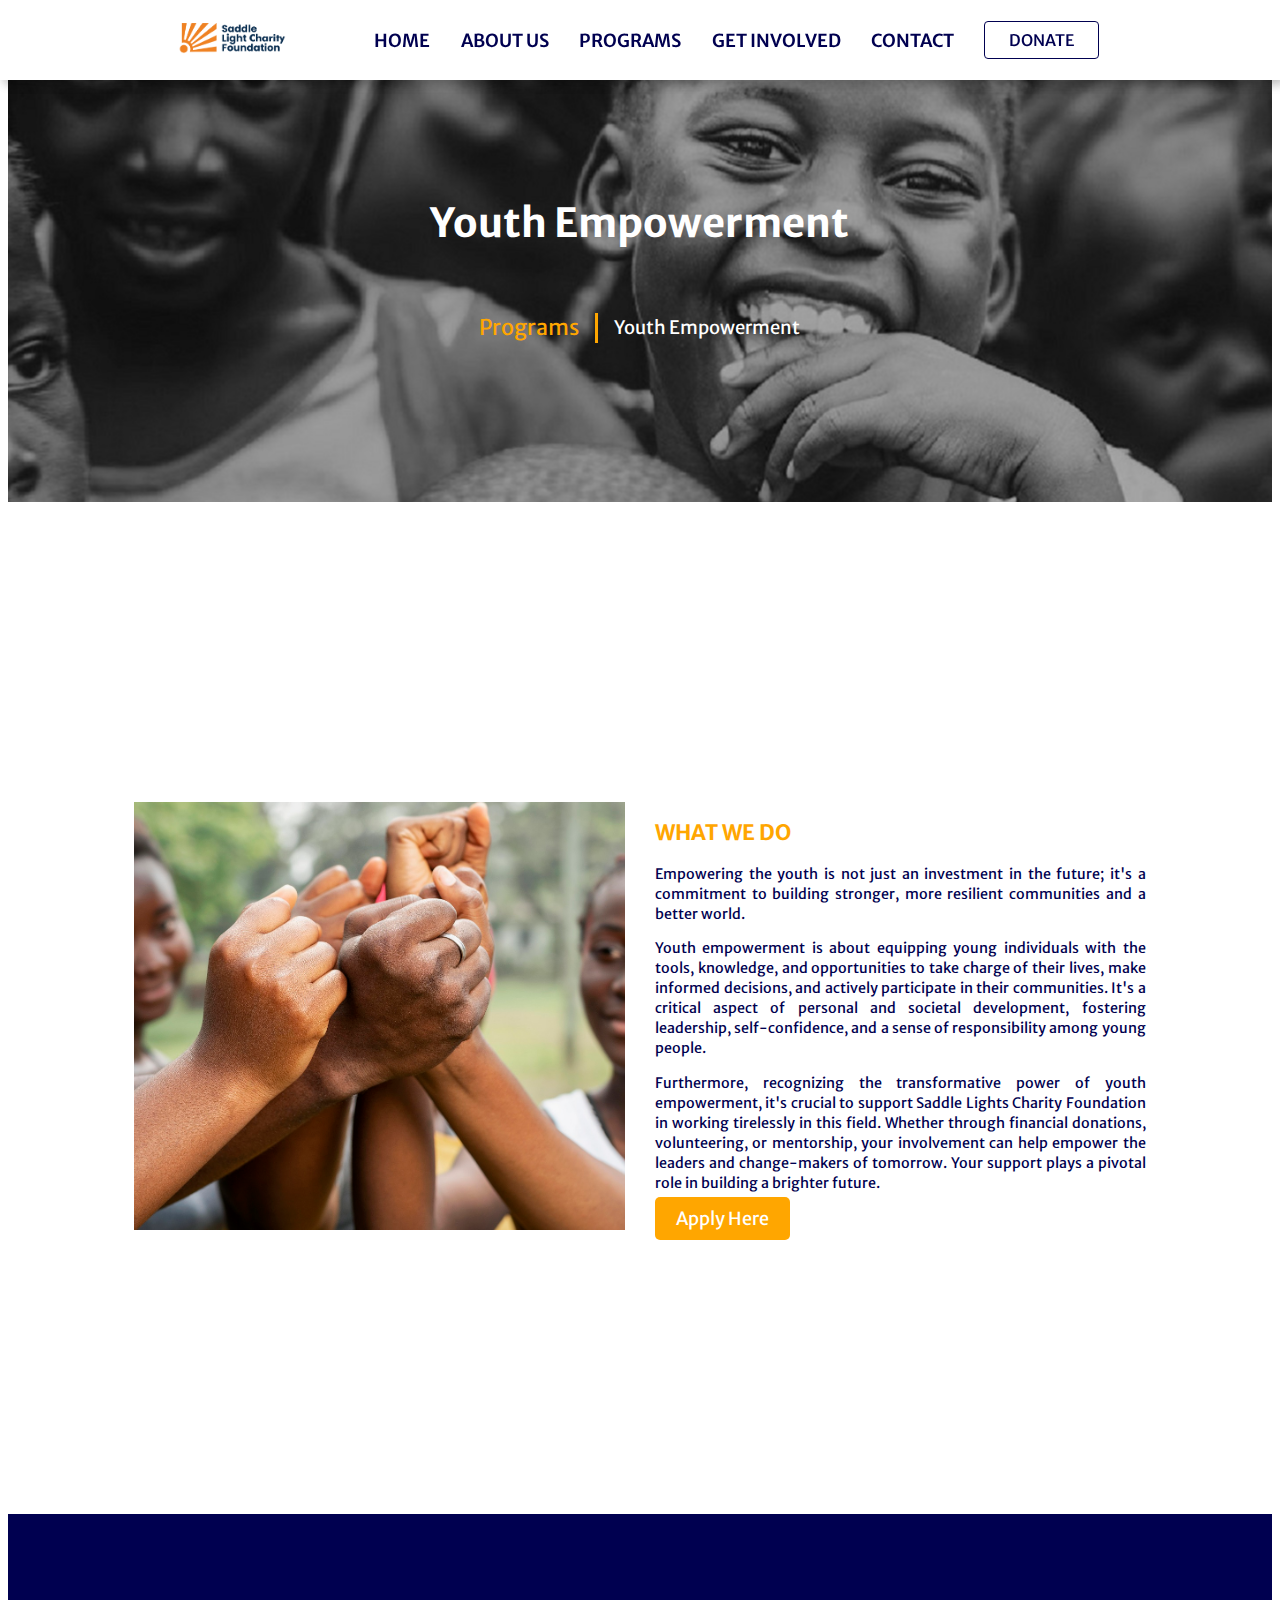
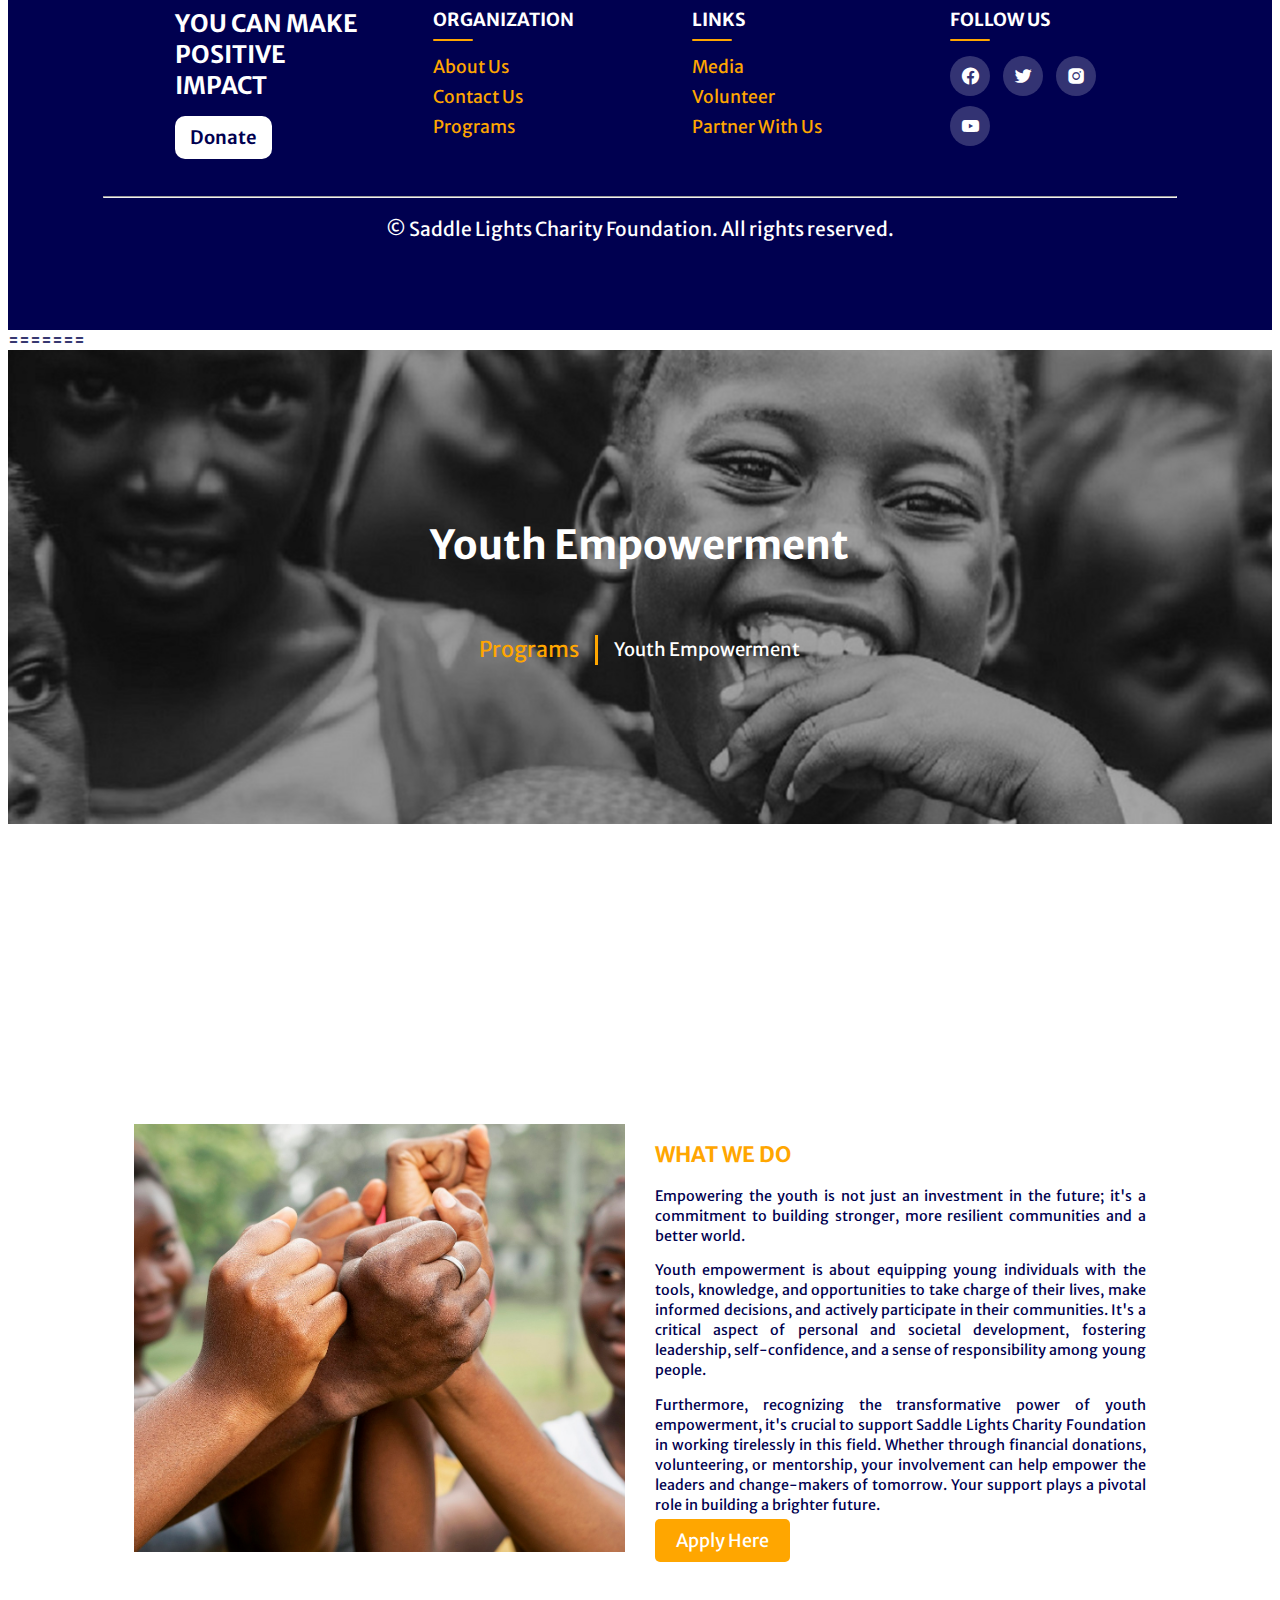
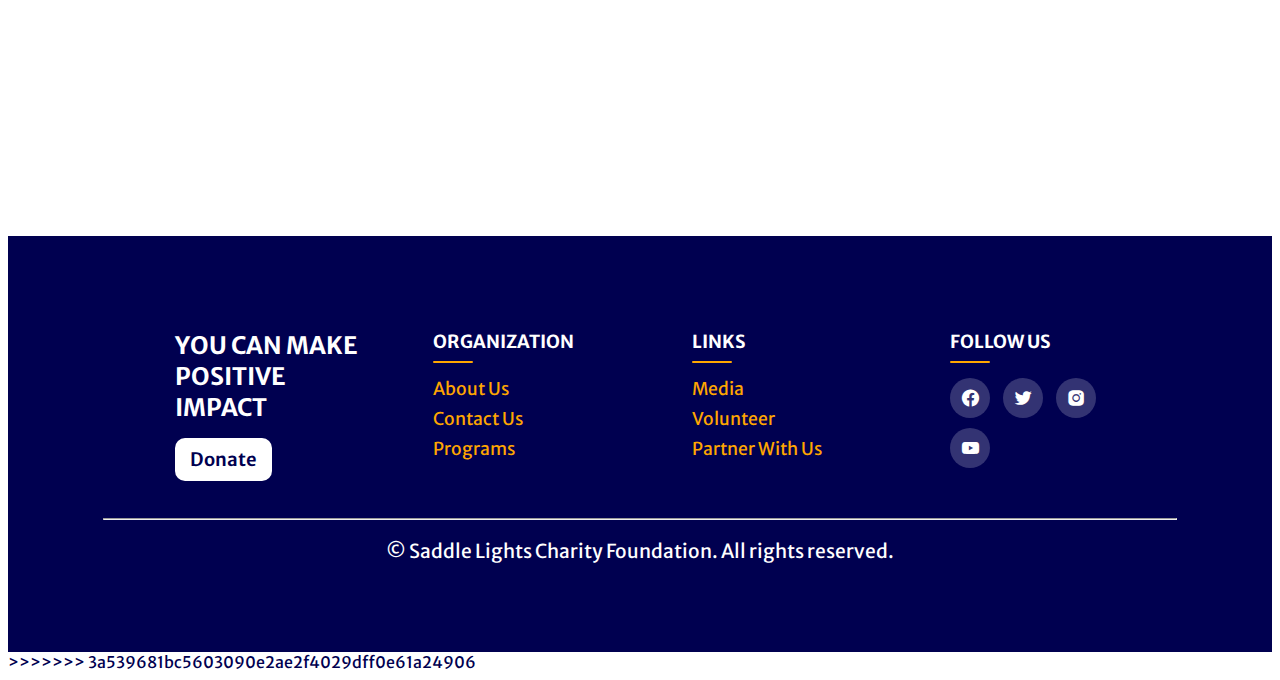
<file: empower.html>
<<<<<<< HEAD
<!DOCTYPE html>
<html lang="en">
<head>
    <meta charset="UTF-8">
    <meta name="viewport" content="width=device-width, initial-scale=1.0">
    <title>Programs</title>
    <link rel="stylesheet" href="style.css">
    <link rel="stylesheet" href="css/allprog.css">
    <script src="script.js"></script>
    <link rel="stylesheet" href="https://fonts.googleapis.com/css2?family=Material+Symbols+Outlined:opsz,wght,FILL,GRAD@24,400,0,0" />
    <link rel="stylesheet"
    href="https://cdn.jsdelivr.net/npm/boxicons@latest/css/boxicons.min.css">
</head>
<body>
    <header>
        <div class="navbar container">
            <a href="index.html" class="logo"><img src="img/LOGO OPTION 1_logo.png" alt=""></a>
            <input type="checkbox" name="" id="menu">
            <label for="menu" <i class='bx bx-menu' id="menu-icon"></i></label>
            <nav>
                <li><a href="index.html">HOME</a></li>
                <li><a href="about.html" >ABOUT US</a></li>
                <li><a href="program.html" >PROGRAMS</a></li>
                <li><a href="get-involved.html" >GET INVOLVED</a></li>
                <li><a href="contact.html" >CONTACT</a></li>
                <div class="donate-btn">
                    <a href="contact.html" class="donate">DONATE</a>
                </div>            
            </nav>
            
        </div>
    </header>

    <section class="donation-wel">
        <div class="wel container">
            <div class="wel-contents">
                <h3 class="wel-title">Youth Empowerment</h3>
                <div class="wel-link-pg">
                    <a href="program.html" class="pg-link">Programs</a>
                    <div class="vl"></div>
                    <p class="pg">Youth Empowerment</p>
                </div>
            </div>
        </div>
    </section>
    


    <section class="who-we-are">
        <div class="who-we-are container">
            <div class="rows">
                <div class="columns-left">
                        <img src="img/empowerment.jpg" alt="">
                </div>
                <div class="columns-right">
                    <h2 class="who">WHAT WE DO</h2>
                    <p>Empowering the youth is not just an investment in the future; it's a commitment to building stronger, more resilient
                    communities and a better world.</p>
                    <p>Youth empowerment is about equipping young individuals with the tools, knowledge, and opportunities to take charge of
                    their lives, make informed decisions, and actively participate in their communities. It's a critical aspect of personal
                    and societal development, fostering leadership, self-confidence, and a sense of responsibility among young people.</p>
                    <p>Furthermore, recognizing the transformative power of youth empowerment, it's crucial to support Saddle Lights Charity Foundation
                    in working tirelessly in this field. Whether through financial donations, volunteering, or mentorship, your
                    involvement can help empower the leaders and change-makers of tomorrow. Your support plays a pivotal role in building a
                    brighter future.</p>
                    <a href="apply.html" class="apply-btn">Apply Here</a>
                </div>
            </div>
        </div>
    </section>


    <footer>
        <div class="container">
            <div class="footer-row">
                <div class="footer-col">
                    <h3>YOU CAN MAKE POSITIVE IMPACT</h3>
                    <div class="list-donate">
                        <li><a href="contact.html">Donate</a></li>
                    </div>
                </div>
                <div class="footer-col">
                    <h4>ORGANIZATION</h4>
                    <div class="list">
                        <li><a href="about.html">About Us</a></li>
                        <li><a href="contact.html">Contact Us</a></li>
                        <li><a href="program.html">Programs</a></li>
                    </div>
                </div>
                <div class="footer-col">
                    <h4>LINKS</h4>
                    <div class="list">
                        <li><a href="#">Media</a></li>
                        <li><a href="get-involved.html">Volunteer</a></li>
                        <li><a href="contact.html">Partner With Us</a></li>
                    </div>
                </div>
                <div class="footer-col">
                    <h4>FOLLOW US </h4>
                    <div class="social-link">
                        <a href=""><i class='bx bxl-facebook-circle'></i></a>
                        <a href=""><i class='bx bxl-twitter' ></i></a>
                        <a href=""><i class='bx bxl-instagram-alt' ></i></a>
                        <a href=""><i class='bx bxl-youtube' ></i></a>
                    </div>
                </div>
            </div>
            <hr>
            <div class="copyright">
                <div class="copyright-cont">
                    <p>© Saddle Lights Charity Foundation. All rights reserved.</p>
                </div>
                
            </div>
        </div>
    </footer>
</body>
=======
<!DOCTYPE html>
<html lang="en">
<head>
    <meta charset="UTF-8">
    <meta name="viewport" content="width=device-width, initial-scale=1.0">
    <title>Programs</title>
    <link rel="stylesheet" href="style.css">
    <link rel="stylesheet" href="css/allprog.css">
    <script src="script.js"></script>
    <link rel="stylesheet" href="https://fonts.googleapis.com/css2?family=Material+Symbols+Outlined:opsz,wght,FILL,GRAD@24,400,0,0" />
    <link rel="stylesheet"
    href="https://cdn.jsdelivr.net/npm/boxicons@latest/css/boxicons.min.css">
</head>
<body>
    <header>
        <div class="navbar container">
            <a href="index.html" class="logo"><img src="img/LOGO OPTION 1_logo.png" alt=""></a>
            <input type="checkbox" name="" id="menu">
            <label for="menu" <i class='bx bx-menu' id="menu-icon"></i></label>
            <nav>
                <li><a href="index.html">HOME</a></li>
                <li><a href="about.html" >ABOUT US</a></li>
                <li><a href="program.html" >PROGRAMS</a></li>
                <li><a href="get-involved.html" >GET INVOLVED</a></li>
                <li><a href="contact.html" >CONTACT</a></li>
                <div class="donate-btn">
                    <a href="contact.html" class="donate">DONATE</a>
                </div>            
            </nav>
            
        </div>
    </header>

    <section class="donation-wel">
        <div class="wel container">
            <div class="wel-contents">
                <h3 class="wel-title">Youth Empowerment</h3>
                <div class="wel-link-pg">
                    <a href="program.html" class="pg-link">Programs</a>
                    <div class="vl"></div>
                    <p class="pg">Youth Empowerment</p>
                </div>
            </div>
        </div>
    </section>
    


    <section class="who-we-are">
        <div class="who-we-are container">
            <div class="rows">
                <div class="columns-left">
                        <img src="img/empowerment.jpg" alt="">
                </div>
                <div class="columns-right">
                    <h2 class="who">WHAT WE DO</h2>
                    <p>Empowering the youth is not just an investment in the future; it's a commitment to building stronger, more resilient
                    communities and a better world.</p>
                    <p>Youth empowerment is about equipping young individuals with the tools, knowledge, and opportunities to take charge of
                    their lives, make informed decisions, and actively participate in their communities. It's a critical aspect of personal
                    and societal development, fostering leadership, self-confidence, and a sense of responsibility among young people.</p>
                    <p>Furthermore, recognizing the transformative power of youth empowerment, it's crucial to support Saddle Lights Charity Foundation
                    in working tirelessly in this field. Whether through financial donations, volunteering, or mentorship, your
                    involvement can help empower the leaders and change-makers of tomorrow. Your support plays a pivotal role in building a
                    brighter future.</p>
                    <a href="apply.html" class="apply-btn">Apply Here</a>
                </div>
            </div>
        </div>
    </section>


    <footer>
        <div class="container">
            <div class="footer-row">
                <div class="footer-col">
                    <h3>YOU CAN MAKE POSITIVE IMPACT</h3>
                    <div class="list-donate">
                        <li><a href="contact.html">Donate</a></li>
                    </div>
                </div>
                <div class="footer-col">
                    <h4>ORGANIZATION</h4>
                    <div class="list">
                        <li><a href="about.html">About Us</a></li>
                        <li><a href="contact.html">Contact Us</a></li>
                        <li><a href="program.html">Programs</a></li>
                    </div>
                </div>
                <div class="footer-col">
                    <h4>LINKS</h4>
                    <div class="list">
                        <li><a href="#">Media</a></li>
                        <li><a href="get-involved.html">Volunteer</a></li>
                        <li><a href="contact.html">Partner With Us</a></li>
                    </div>
                </div>
                <div class="footer-col">
                    <h4>FOLLOW US </h4>
                    <div class="social-link">
                        <a href=""><i class='bx bxl-facebook-circle'></i></a>
                        <a href=""><i class='bx bxl-twitter' ></i></a>
                        <a href=""><i class='bx bxl-instagram-alt' ></i></a>
                        <a href=""><i class='bx bxl-youtube' ></i></a>
                    </div>
                </div>
            </div>
            <hr>
            <div class="copyright">
                <div class="copyright-cont">
                    <p>© Saddle Lights Charity Foundation. All rights reserved.</p>
                </div>
                
            </div>
        </div>
    </footer>
</body>
>>>>>>> 3a539681bc5603090e2ae2f4029dff0e61a24906
</html>
</file>
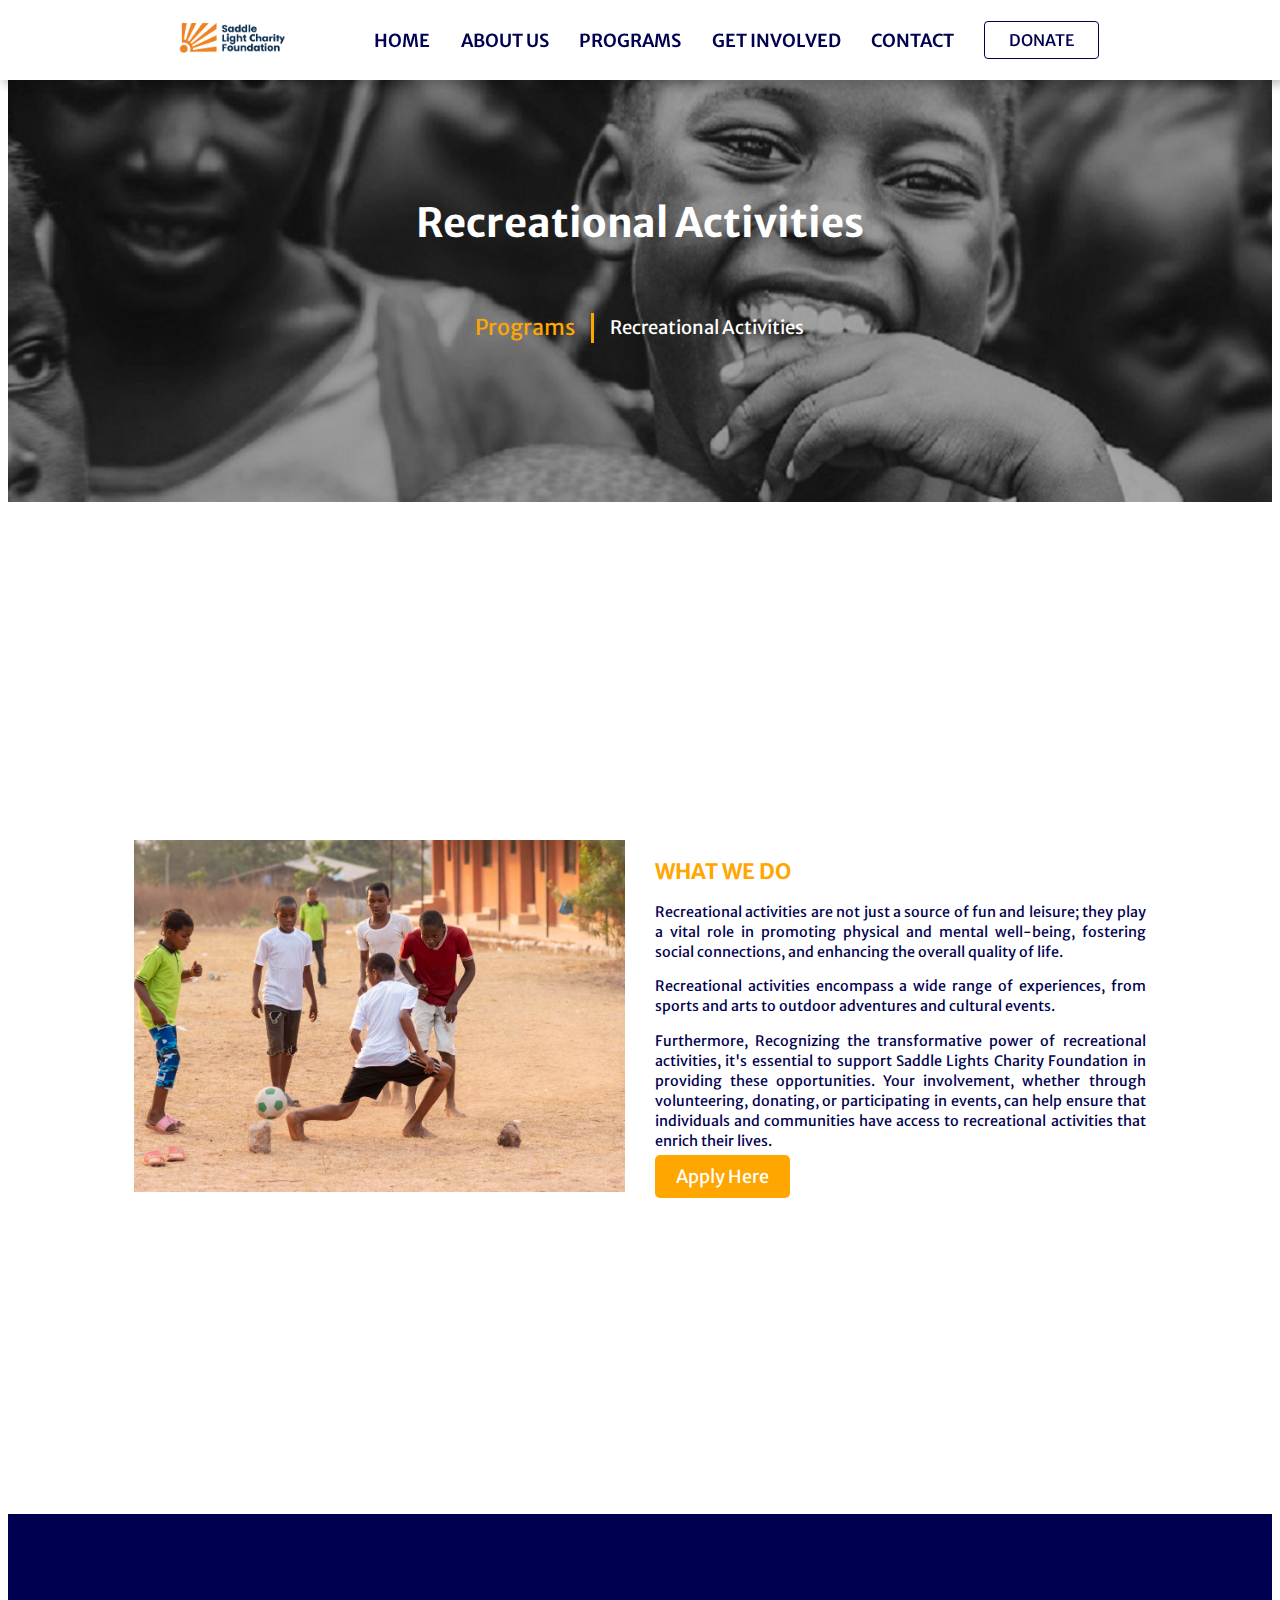
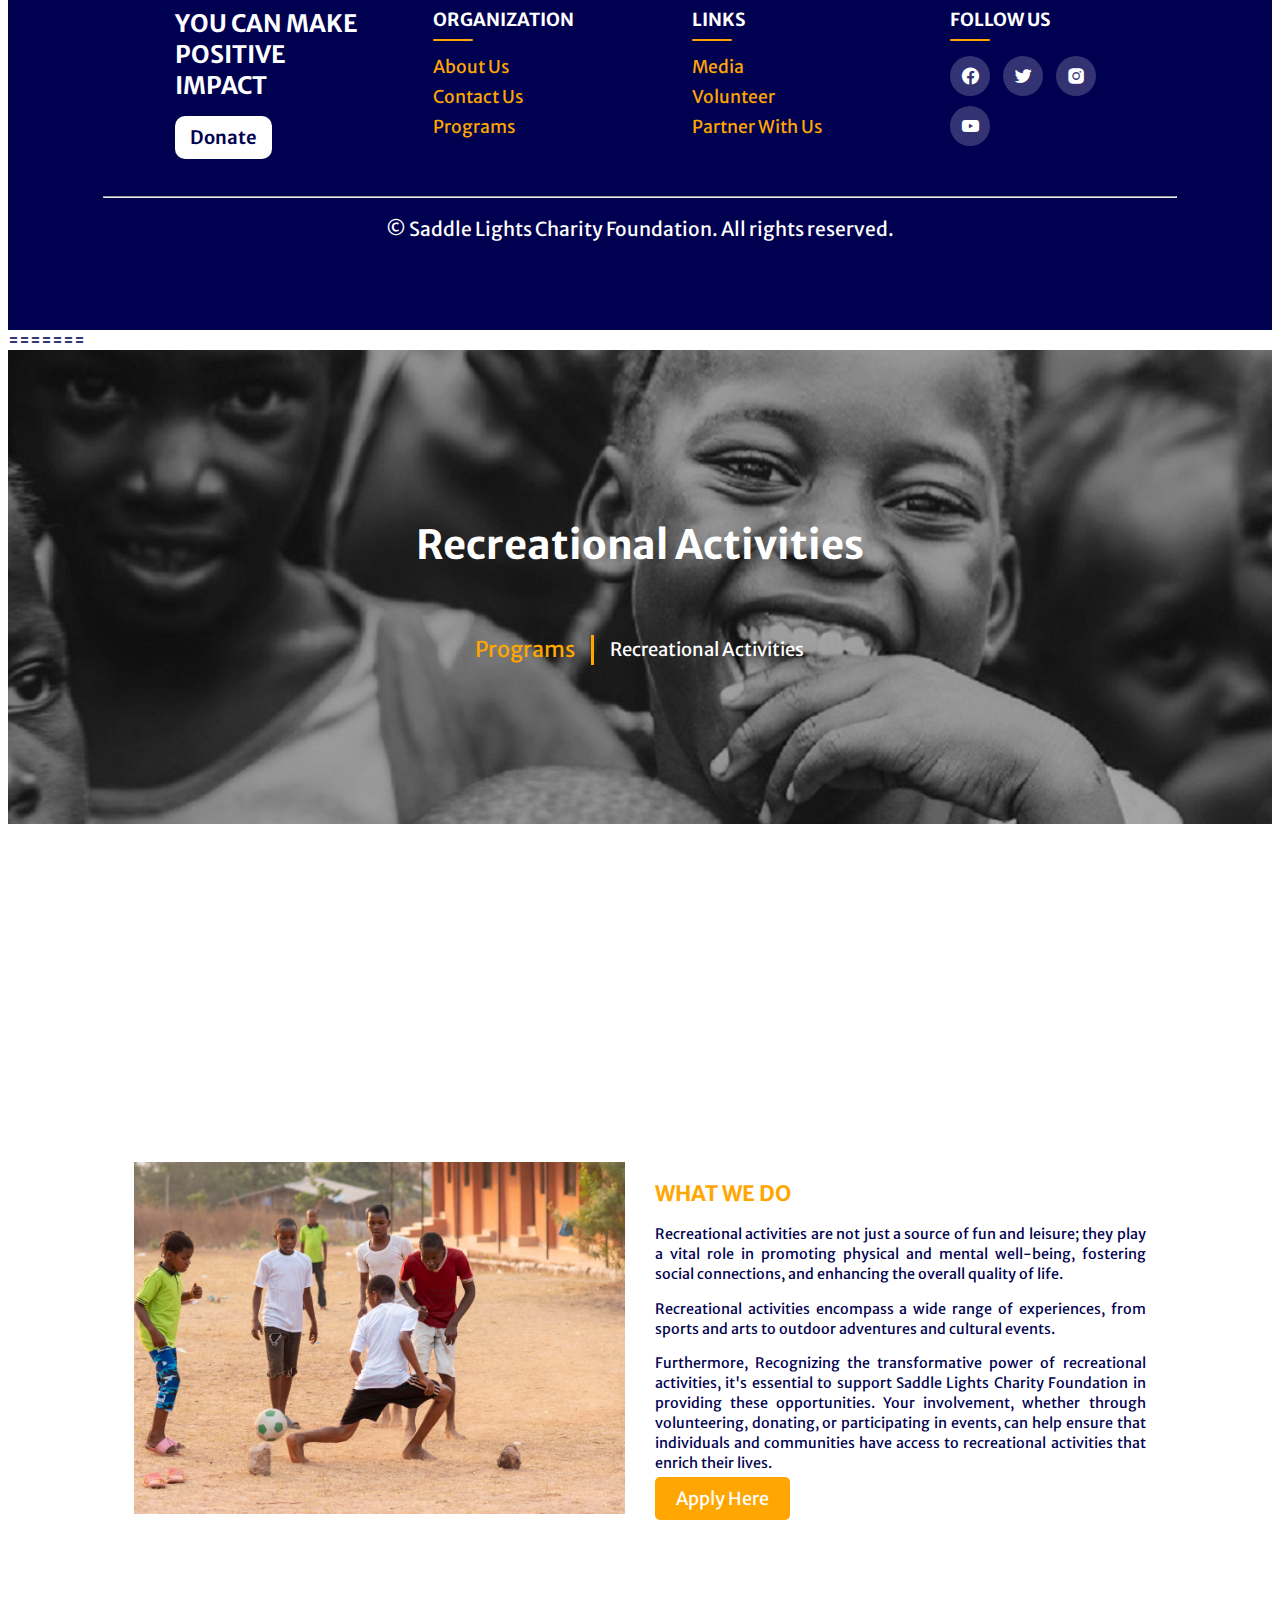
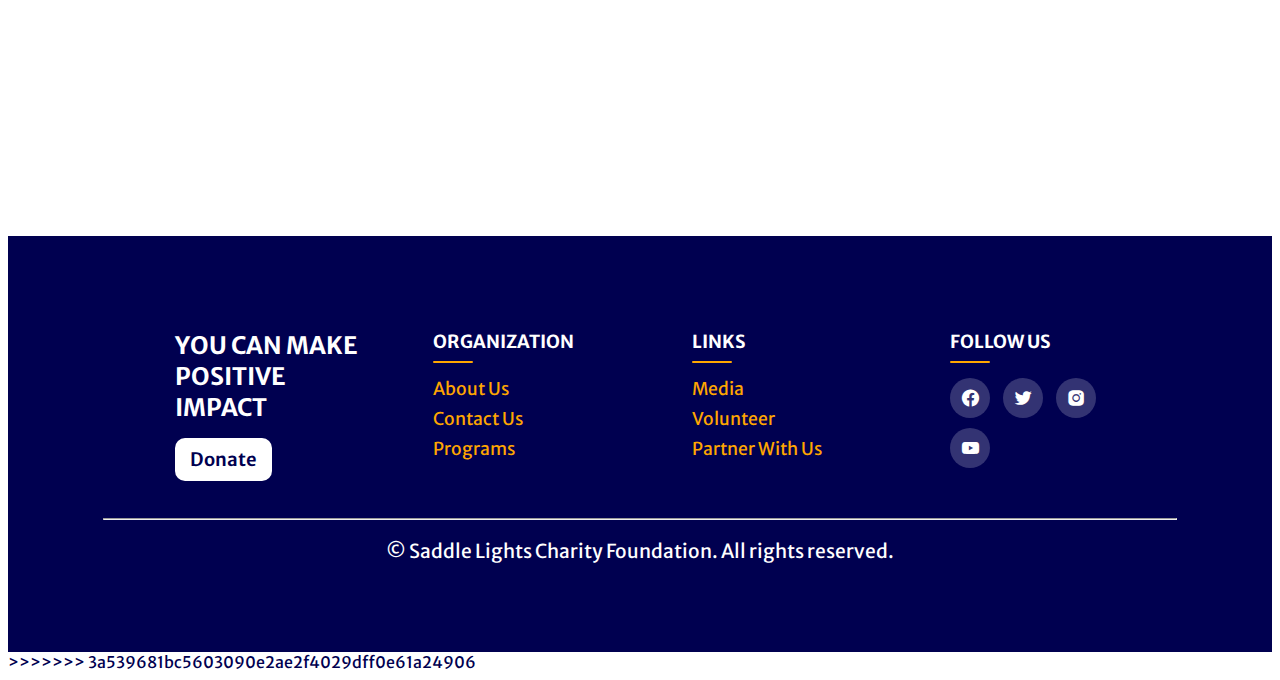
<file: recreation.html>
<<<<<<< HEAD
<!DOCTYPE html>
<html lang="en">
<head>
    <meta charset="UTF-8">
    <meta name="viewport" content="width=device-width, initial-scale=1.0">
    <title>Programs</title>
    <link rel="stylesheet" href="style.css">
    <link rel="stylesheet" href="css/allprog.css">
    <script src="script.js"></script>
    <link rel="stylesheet" href="https://fonts.googleapis.com/css2?family=Material+Symbols+Outlined:opsz,wght,FILL,GRAD@24,400,0,0" />
    <link rel="stylesheet"
    href="https://cdn.jsdelivr.net/npm/boxicons@latest/css/boxicons.min.css">
</head>
<body>
    <header>
        <div class="navbar container">
            <a href="index.html" class="logo"><img src="img/LOGO OPTION 1_logo.png" alt=""></a>
            <input type="checkbox" name="" id="menu">
            <label for="menu" <i class='bx bx-menu' id="menu-icon"></i></label>
            <nav>
                <li><a href="index.html">HOME</a></li>
                <li><a href="about.html" >ABOUT US</a></li>
                <li><a href="program.html" >PROGRAMS</a></li>
                <li><a href="get-involved.html" >GET INVOLVED</a></li>
                <li><a href="contact.html" >CONTACT</a></li>
                <div class="donate-btn">
                    <a href="contact.html" class="donate">DONATE</a>
                </div>            
            </nav>
            
        </div>
    </header>

    <section class="donation-wel">
        <div class="wel container">
            <div class="wel-contents">
                <h3 class="wel-title">Recreational Activities</h3>
                <div class="wel-link-pg">
                    <a href="program.html" class="pg-link">Programs</a>
                    <div class="vl"></div>
                    <p class="pg">Recreational Activities</p>
                </div>
            </div>
        </div>
    </section>
    

    <section class="who-we-are">
        <div class="who-we-are container">
            <div class="rows">
                <div class="columns-left">
                        <img src="img/recreation.jpg" alt="">
                </div>
                <div class="columns-right">
                    <h2 class="who">WHAT WE DO</h2>
                    <p>Recreational activities are not just a source of fun and leisure; they play a vital role in promoting physical and
                    mental well-being, fostering social connections, and enhancing the overall quality of life.</p>
                    <p>Recreational activities encompass a wide range of experiences, from sports and arts to outdoor adventures and cultural events.</p>
                    <p>Furthermore, Recognizing the transformative power of recreational activities, it's essential to support Saddle Lights Charity Foundation
                    in providing these opportunities. Your involvement, whether through volunteering, donating, or
                    participating in events, can help ensure that individuals and communities have access to recreational activities that
                    enrich their lives.</p>
                    <a href="apply.html" class="apply-btn">Apply Here</a>
                </div>
            </div>
        </div>
    </section>



    <footer>
        <div class="container">
            <div class="footer-row">
                <div class="footer-col">
                    <h3>YOU CAN MAKE POSITIVE IMPACT</h3>
                    <div class="list-donate">
                        <li><a href="contact.html">Donate</a></li>
                    </div>
                </div>
                <div class="footer-col">
                    <h4>ORGANIZATION</h4>
                    <div class="list">
                        <li><a href="about.html">About Us</a></li>
                        <li><a href="contact.html">Contact Us</a></li>
                        <li><a href="program.html">Programs</a></li>
                    </div>
                </div>
                <div class="footer-col">
                    <h4>LINKS</h4>
                    <div class="list">
                        <li><a href="">Media</a></li>
                        <li><a href="get-involved.html">Volunteer</a></li>
                        <li><a href="contact.html">Partner With Us</a></li>
                    </div>
                </div>
                <div class="footer-col">
                    <h4>FOLLOW US </h4>
                    <div class="social-link">
                        <a href=""><i class='bx bxl-facebook-circle'></i></a>
                        <a href=""><i class='bx bxl-twitter' ></i></a>
                        <a href=""><i class='bx bxl-instagram-alt' ></i></a>
                        <a href=""><i class='bx bxl-youtube' ></i></a>
                    </div>
                </div>
            </div>
            <hr>
            <div class="copyright">
                <div class="copyright-cont">
                    <p>© Saddle Lights Charity Foundation. All rights reserved.</p>
                </div>
                
            </div>
        </div>
    </footer>
</body>
=======
<!DOCTYPE html>
<html lang="en">
<head>
    <meta charset="UTF-8">
    <meta name="viewport" content="width=device-width, initial-scale=1.0">
    <title>Programs</title>
    <link rel="stylesheet" href="style.css">
    <link rel="stylesheet" href="css/allprog.css">
    <script src="script.js"></script>
    <link rel="stylesheet" href="https://fonts.googleapis.com/css2?family=Material+Symbols+Outlined:opsz,wght,FILL,GRAD@24,400,0,0" />
    <link rel="stylesheet"
    href="https://cdn.jsdelivr.net/npm/boxicons@latest/css/boxicons.min.css">
</head>
<body>
    <header>
        <div class="navbar container">
            <a href="index.html" class="logo"><img src="img/LOGO OPTION 1_logo.png" alt=""></a>
            <input type="checkbox" name="" id="menu">
            <label for="menu" <i class='bx bx-menu' id="menu-icon"></i></label>
            <nav>
                <li><a href="index.html">HOME</a></li>
                <li><a href="about.html" >ABOUT US</a></li>
                <li><a href="program.html" >PROGRAMS</a></li>
                <li><a href="get-involved.html" >GET INVOLVED</a></li>
                <li><a href="contact.html" >CONTACT</a></li>
                <div class="donate-btn">
                    <a href="contact.html" class="donate">DONATE</a>
                </div>            
            </nav>
            
        </div>
    </header>

    <section class="donation-wel">
        <div class="wel container">
            <div class="wel-contents">
                <h3 class="wel-title">Recreational Activities</h3>
                <div class="wel-link-pg">
                    <a href="program.html" class="pg-link">Programs</a>
                    <div class="vl"></div>
                    <p class="pg">Recreational Activities</p>
                </div>
            </div>
        </div>
    </section>
    

    <section class="who-we-are">
        <div class="who-we-are container">
            <div class="rows">
                <div class="columns-left">
                        <img src="img/recreation.jpg" alt="">
                </div>
                <div class="columns-right">
                    <h2 class="who">WHAT WE DO</h2>
                    <p>Recreational activities are not just a source of fun and leisure; they play a vital role in promoting physical and
                    mental well-being, fostering social connections, and enhancing the overall quality of life.</p>
                    <p>Recreational activities encompass a wide range of experiences, from sports and arts to outdoor adventures and cultural events.</p>
                    <p>Furthermore, Recognizing the transformative power of recreational activities, it's essential to support Saddle Lights Charity Foundation
                    in providing these opportunities. Your involvement, whether through volunteering, donating, or
                    participating in events, can help ensure that individuals and communities have access to recreational activities that
                    enrich their lives.</p>
                    <a href="apply.html" class="apply-btn">Apply Here</a>
                </div>
            </div>
        </div>
    </section>



    <footer>
        <div class="container">
            <div class="footer-row">
                <div class="footer-col">
                    <h3>YOU CAN MAKE POSITIVE IMPACT</h3>
                    <div class="list-donate">
                        <li><a href="contact.html">Donate</a></li>
                    </div>
                </div>
                <div class="footer-col">
                    <h4>ORGANIZATION</h4>
                    <div class="list">
                        <li><a href="about.html">About Us</a></li>
                        <li><a href="contact.html">Contact Us</a></li>
                        <li><a href="program.html">Programs</a></li>
                    </div>
                </div>
                <div class="footer-col">
                    <h4>LINKS</h4>
                    <div class="list">
                        <li><a href="">Media</a></li>
                        <li><a href="get-involved.html">Volunteer</a></li>
                        <li><a href="contact.html">Partner With Us</a></li>
                    </div>
                </div>
                <div class="footer-col">
                    <h4>FOLLOW US </h4>
                    <div class="social-link">
                        <a href=""><i class='bx bxl-facebook-circle'></i></a>
                        <a href=""><i class='bx bxl-twitter' ></i></a>
                        <a href=""><i class='bx bxl-instagram-alt' ></i></a>
                        <a href=""><i class='bx bxl-youtube' ></i></a>
                    </div>
                </div>
            </div>
            <hr>
            <div class="copyright">
                <div class="copyright-cont">
                    <p>© Saddle Lights Charity Foundation. All rights reserved.</p>
                </div>
                
            </div>
        </div>
    </footer>
</body>
>>>>>>> 3a539681bc5603090e2ae2f4029dff0e61a24906
</html>
</file>
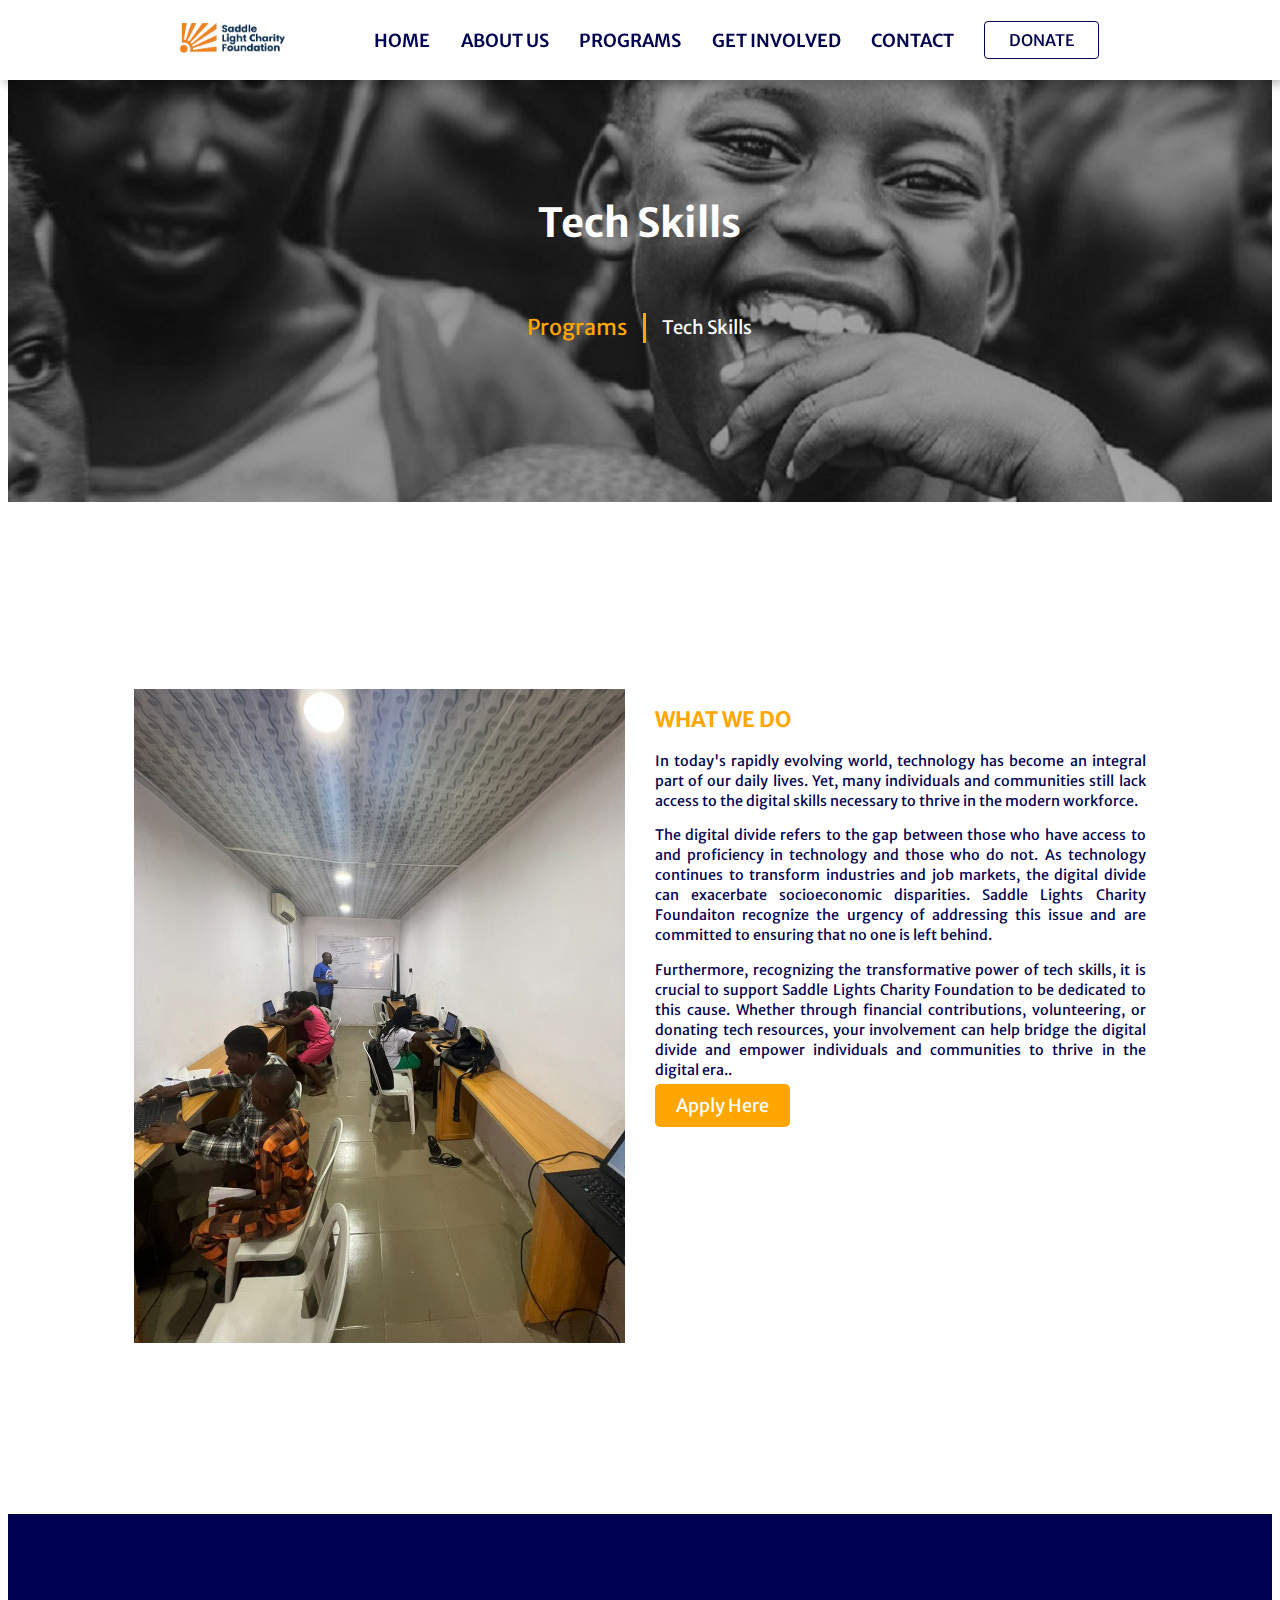
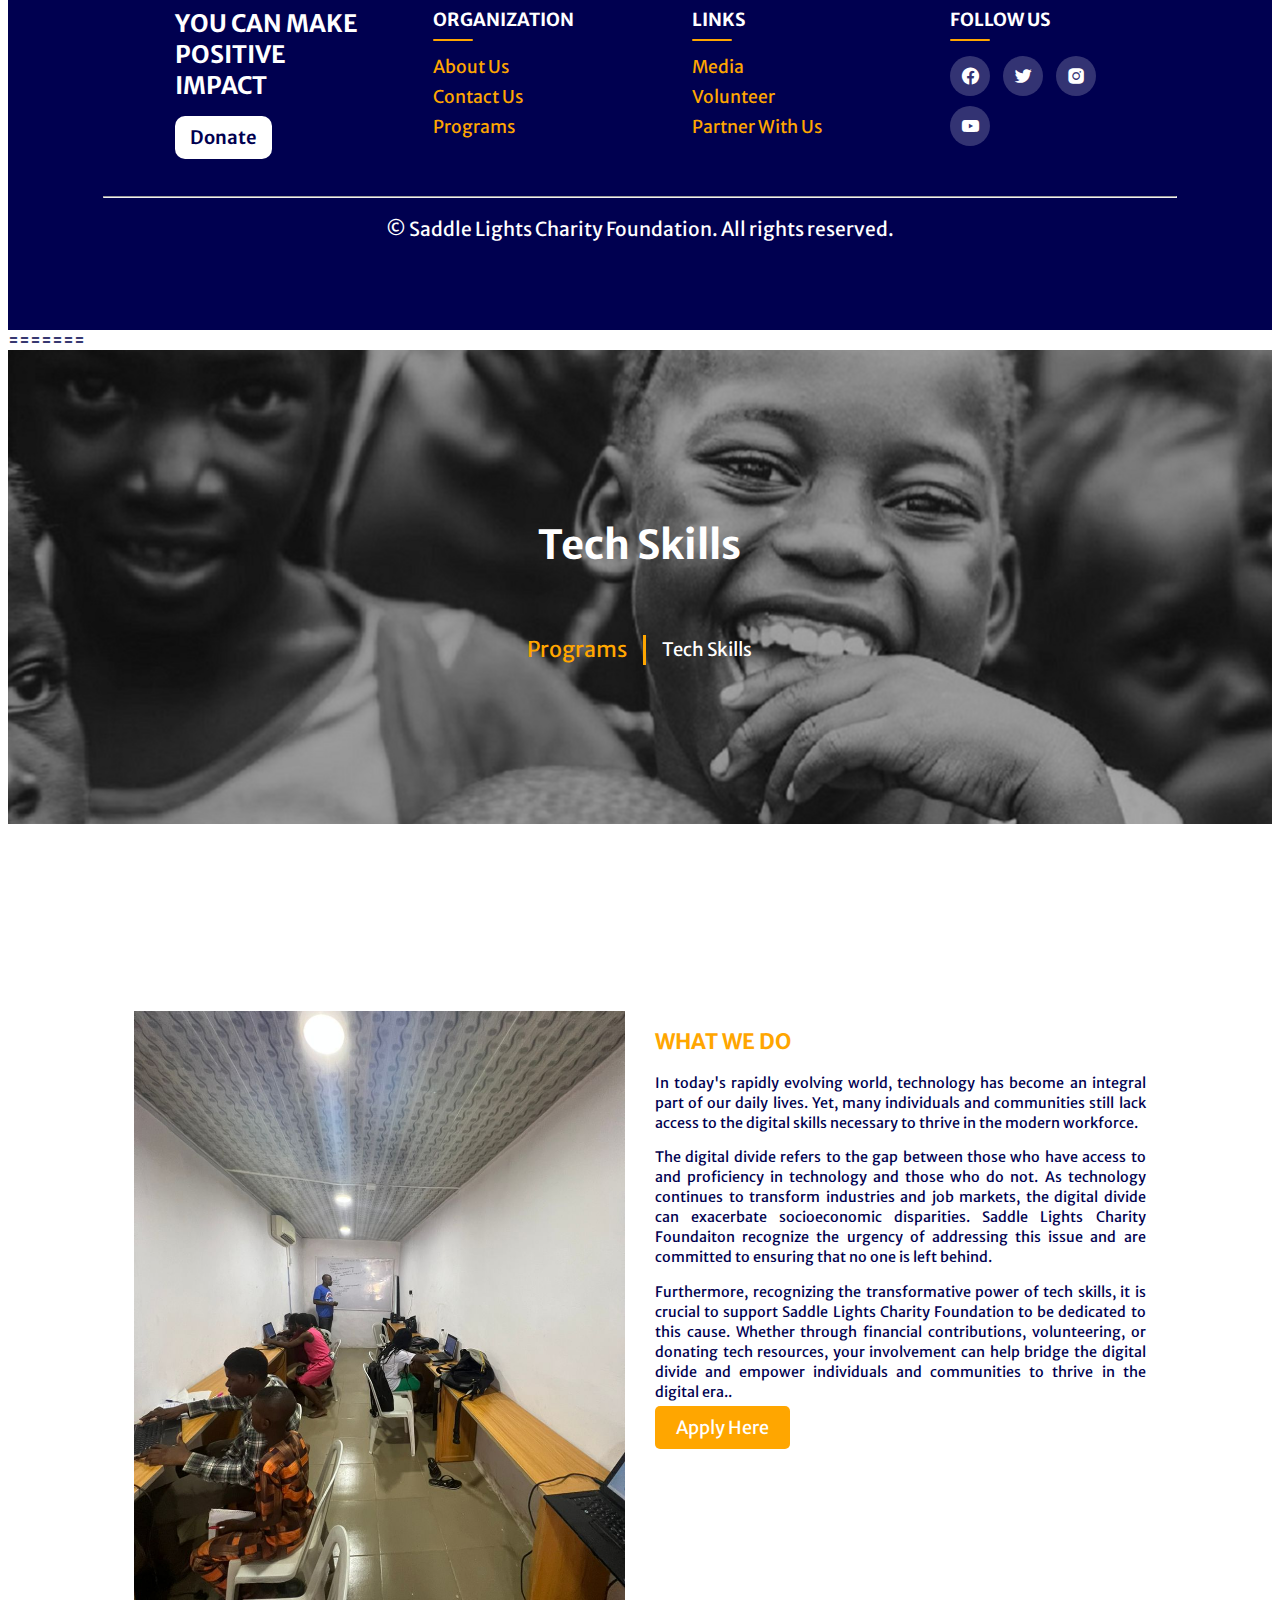
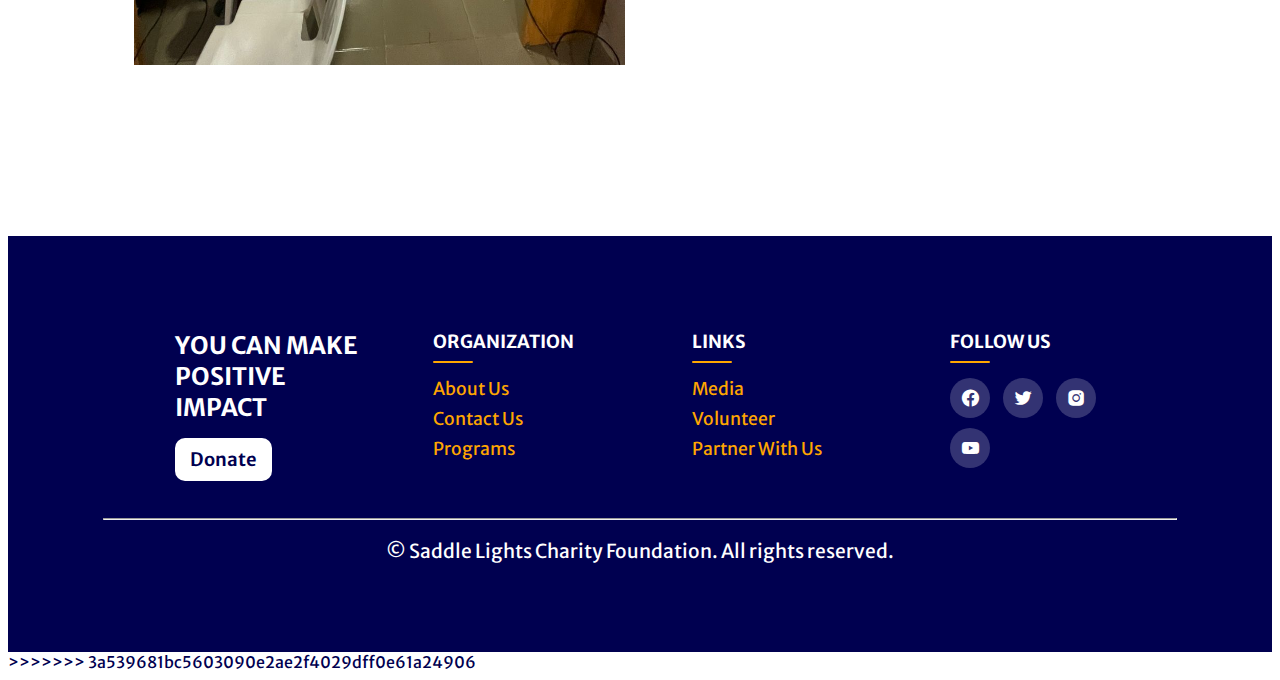
<file: tech.html>
<<<<<<< HEAD
<!DOCTYPE html>
<html lang="en">
<head>
    <meta charset="UTF-8">
    <meta name="viewport" content="width=device-width, initial-scale=1.0">
    <title>Programs</title>
    <link rel="stylesheet" href="style.css">
    <link rel="stylesheet" href="css/allprog.css">
    <script src="script.js"></script>
    <link rel="stylesheet" href="https://fonts.googleapis.com/css2?family=Material+Symbols+Outlined:opsz,wght,FILL,GRAD@24,400,0,0" />
    <link rel="stylesheet"
    href="https://cdn.jsdelivr.net/npm/boxicons@latest/css/boxicons.min.css">
</head>
<body>
    <header>
        <div class="navbar container">
            <a href="index.html" class="logo"><img src="img/LOGO OPTION 1_logo.png" alt=""></a>
            <input type="checkbox" name="" id="menu">
            <label for="menu" <i class='bx bx-menu' id="menu-icon"></i></label>
            <nav>
                <li><a href="index.html">HOME</a></li>
                <li><a href="about.html" >ABOUT US</a></li>
                <li><a href="program.html" >PROGRAMS</a></li>
                <li><a href="get-involved.html" >GET INVOLVED</a></li>
                <li><a href="contact.html" >CONTACT</a></li>
                <div class="donate-btn">
                    <a href="contact.html" class="donate">DONATE</a>
                </div>            
            </nav>
            
        </div>
    </header>

    <section class="donation-wel">
        <div class="wel container">
            <div class="wel-contents">
                <h3 class="wel-title">Tech Skills</h3>
                <div class="wel-link-pg">
                    <a href="program.html" class="pg-link">Programs</a>
                    <div class="vl"></div>
                    <p class="pg">Tech Skills</p>
                </div>
            </div>
        </div>
    </section>
    


    <section class="who-we-are">
        <div class="who-we-are container">
            <div class="rows">
                <div class="columns-left">
                        <img src="img/tech.jpg" alt="">
                </div>
                <div class="columns-right">
                    <h2 class="who">WHAT WE DO</h2>
                    <p>In today's rapidly evolving world, technology has become an integral part of our daily lives. Yet, many individuals and
                    communities still lack access to the digital skills necessary to thrive in the modern workforce.</p>
                    <p>The digital divide refers to the gap between those who have access to and proficiency in technology and those who do
                    not. As technology continues to transform industries and job markets, the digital divide can exacerbate socioeconomic
                    disparities. Saddle Lights Charity Foundaiton recognize the urgency of addressing this issue and are committed to ensuring that no
                    one is left behind.</p>
                    <p>Furthermore, recognizing the transformative power of tech skills, it is crucial to support Saddle Lights Charity Foundation to be dedicated to
                    this cause. Whether through financial contributions, volunteering, or donating tech resources, your involvement can help
                    bridge the digital divide and empower individuals and communities to thrive in the digital era..</p>
                    <a href="apply.html" class="apply-btn">Apply Here</a>
                </div>
            </div>
        </div>
    </section>


    <footer>
        <div class="container">
            <div class="footer-row">
                <div class="footer-col">
                    <h3>YOU CAN MAKE POSITIVE IMPACT</h3>
                    <div class="list-donate">
                        <li><a href="contact.html">Donate</a></li>
                    </div>
                </div>
                <div class="footer-col">
                    <h4>ORGANIZATION</h4>
                    <div class="list">
                        <li><a href="about.html">About Us</a></li>
                        <li><a href="contact.html">Contact Us</a></li>
                        <li><a href="program.html">Programs</a></li>
                    </div>
                </div>
                <div class="footer-col">
                    <h4>LINKS</h4>
                    <div class="list">
                        <li><a href="">Media</a></li>
                        <li><a href="get-involved.html">Volunteer</a></li>
                        <li><a href="contact.html">Partner With Us</a></li>
                    </div>
                </div>
                <div class="footer-col">
                    <h4>FOLLOW US </h4>
                    <div class="social-link">
                        <a href=""><i class='bx bxl-facebook-circle'></i></a>
                        <a href=""><i class='bx bxl-twitter' ></i></a>
                        <a href=""><i class='bx bxl-instagram-alt' ></i></a>
                        <a href=""><i class='bx bxl-youtube' ></i></a>
                    </div>
                </div>
            </div>
            <hr>
            <div class="copyright">
                <div class="copyright-cont">
                    <p>© Saddle Lights Charity Foundation. All rights reserved.</p>
                </div>
                
            </div>
        </div>
    </footer>
</body>
=======
<!DOCTYPE html>
<html lang="en">
<head>
    <meta charset="UTF-8">
    <meta name="viewport" content="width=device-width, initial-scale=1.0">
    <title>Programs</title>
    <link rel="stylesheet" href="style.css">
    <link rel="stylesheet" href="css/allprog.css">
    <script src="script.js"></script>
    <link rel="stylesheet" href="https://fonts.googleapis.com/css2?family=Material+Symbols+Outlined:opsz,wght,FILL,GRAD@24,400,0,0" />
    <link rel="stylesheet"
    href="https://cdn.jsdelivr.net/npm/boxicons@latest/css/boxicons.min.css">
</head>
<body>
    <header>
        <div class="navbar container">
            <a href="index.html" class="logo"><img src="img/LOGO OPTION 1_logo.png" alt=""></a>
            <input type="checkbox" name="" id="menu">
            <label for="menu" <i class='bx bx-menu' id="menu-icon"></i></label>
            <nav>
                <li><a href="index.html">HOME</a></li>
                <li><a href="about.html" >ABOUT US</a></li>
                <li><a href="program.html" >PROGRAMS</a></li>
                <li><a href="get-involved.html" >GET INVOLVED</a></li>
                <li><a href="contact.html" >CONTACT</a></li>
                <div class="donate-btn">
                    <a href="contact.html" class="donate">DONATE</a>
                </div>            
            </nav>
            
        </div>
    </header>

    <section class="donation-wel">
        <div class="wel container">
            <div class="wel-contents">
                <h3 class="wel-title">Tech Skills</h3>
                <div class="wel-link-pg">
                    <a href="program.html" class="pg-link">Programs</a>
                    <div class="vl"></div>
                    <p class="pg">Tech Skills</p>
                </div>
            </div>
        </div>
    </section>
    


    <section class="who-we-are">
        <div class="who-we-are container">
            <div class="rows">
                <div class="columns-left">
                        <img src="img/tech.jpg" alt="">
                </div>
                <div class="columns-right">
                    <h2 class="who">WHAT WE DO</h2>
                    <p>In today's rapidly evolving world, technology has become an integral part of our daily lives. Yet, many individuals and
                    communities still lack access to the digital skills necessary to thrive in the modern workforce.</p>
                    <p>The digital divide refers to the gap between those who have access to and proficiency in technology and those who do
                    not. As technology continues to transform industries and job markets, the digital divide can exacerbate socioeconomic
                    disparities. Saddle Lights Charity Foundaiton recognize the urgency of addressing this issue and are committed to ensuring that no
                    one is left behind.</p>
                    <p>Furthermore, recognizing the transformative power of tech skills, it is crucial to support Saddle Lights Charity Foundation to be dedicated to
                    this cause. Whether through financial contributions, volunteering, or donating tech resources, your involvement can help
                    bridge the digital divide and empower individuals and communities to thrive in the digital era..</p>
                    <a href="apply.html" class="apply-btn">Apply Here</a>
                </div>
            </div>
        </div>
    </section>


    <footer>
        <div class="container">
            <div class="footer-row">
                <div class="footer-col">
                    <h3>YOU CAN MAKE POSITIVE IMPACT</h3>
                    <div class="list-donate">
                        <li><a href="contact.html">Donate</a></li>
                    </div>
                </div>
                <div class="footer-col">
                    <h4>ORGANIZATION</h4>
                    <div class="list">
                        <li><a href="about.html">About Us</a></li>
                        <li><a href="contact.html">Contact Us</a></li>
                        <li><a href="program.html">Programs</a></li>
                    </div>
                </div>
                <div class="footer-col">
                    <h4>LINKS</h4>
                    <div class="list">
                        <li><a href="">Media</a></li>
                        <li><a href="get-involved.html">Volunteer</a></li>
                        <li><a href="contact.html">Partner With Us</a></li>
                    </div>
                </div>
                <div class="footer-col">
                    <h4>FOLLOW US </h4>
                    <div class="social-link">
                        <a href=""><i class='bx bxl-facebook-circle'></i></a>
                        <a href=""><i class='bx bxl-twitter' ></i></a>
                        <a href=""><i class='bx bxl-instagram-alt' ></i></a>
                        <a href=""><i class='bx bxl-youtube' ></i></a>
                    </div>
                </div>
            </div>
            <hr>
            <div class="copyright">
                <div class="copyright-cont">
                    <p>© Saddle Lights Charity Foundation. All rights reserved.</p>
                </div>
                
            </div>
        </div>
    </footer>
</body>
>>>>>>> 3a539681bc5603090e2ae2f4029dff0e61a24906
</html>
</file>
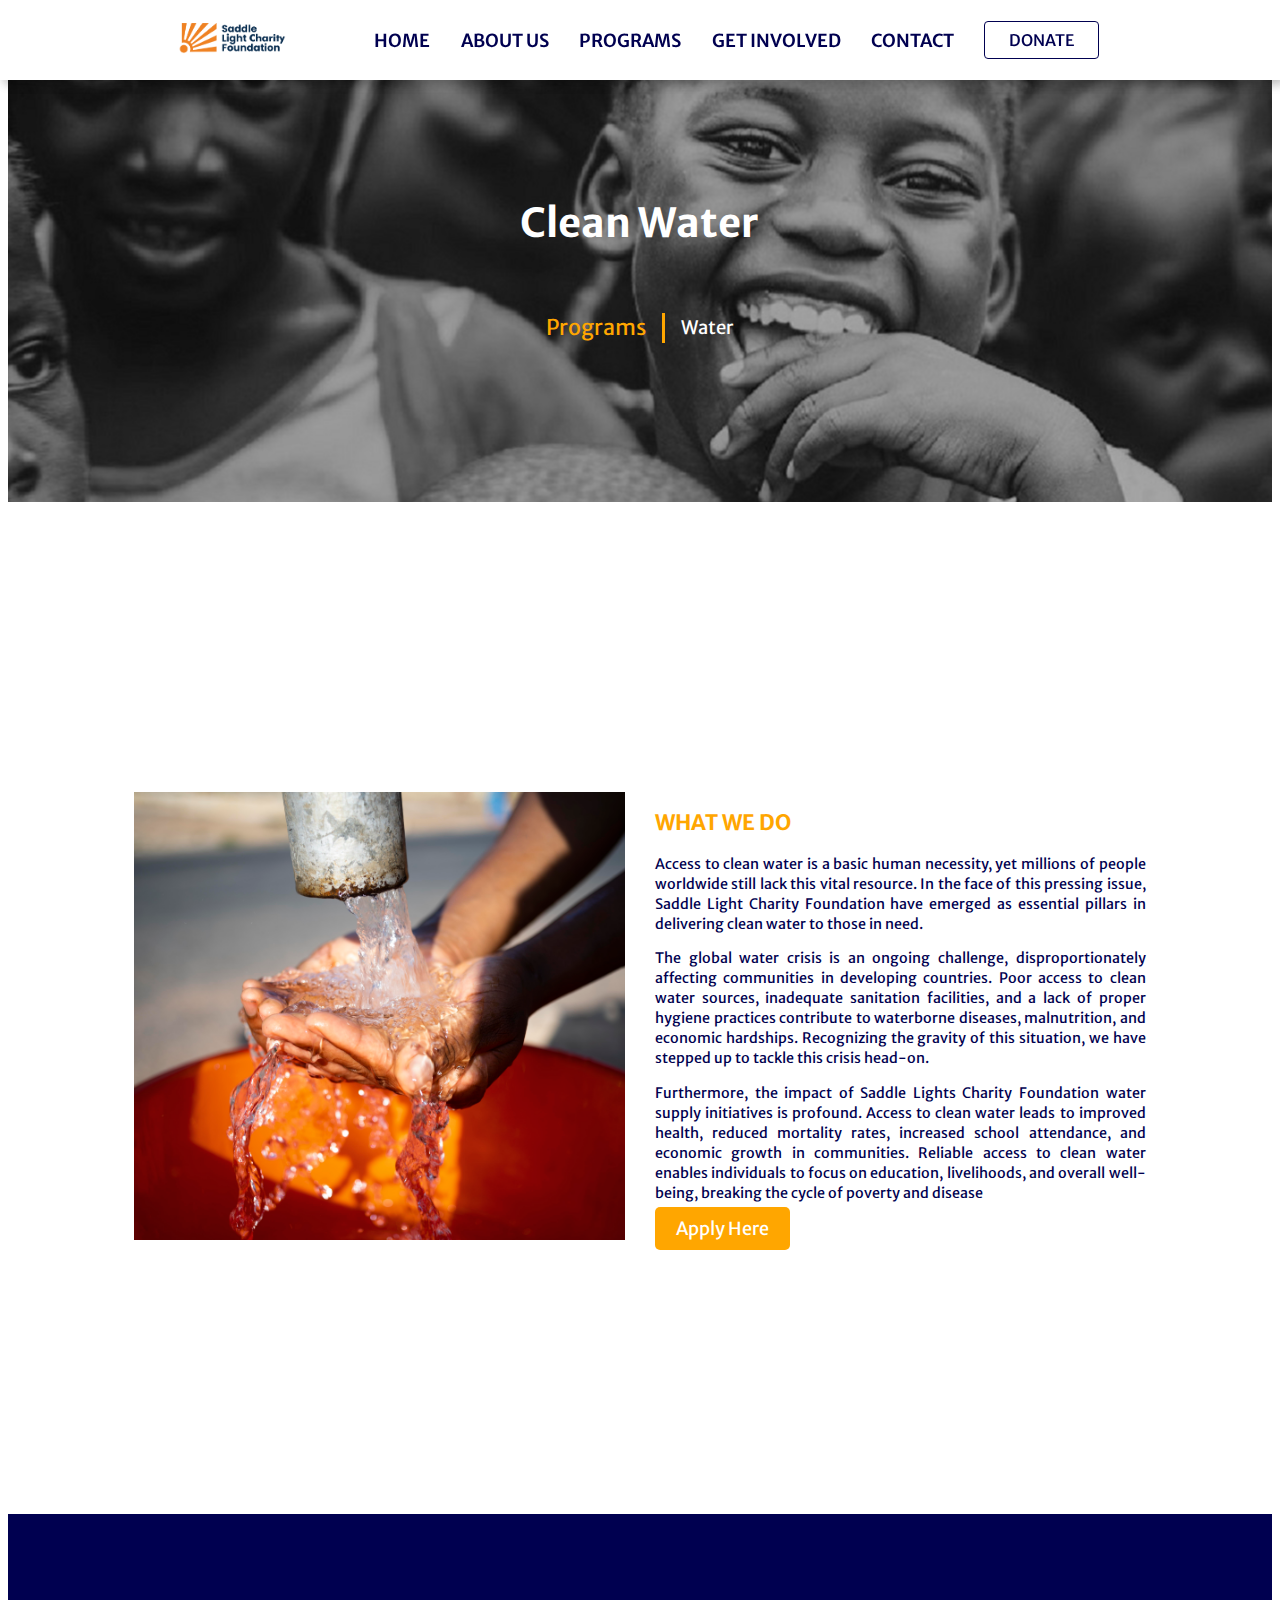
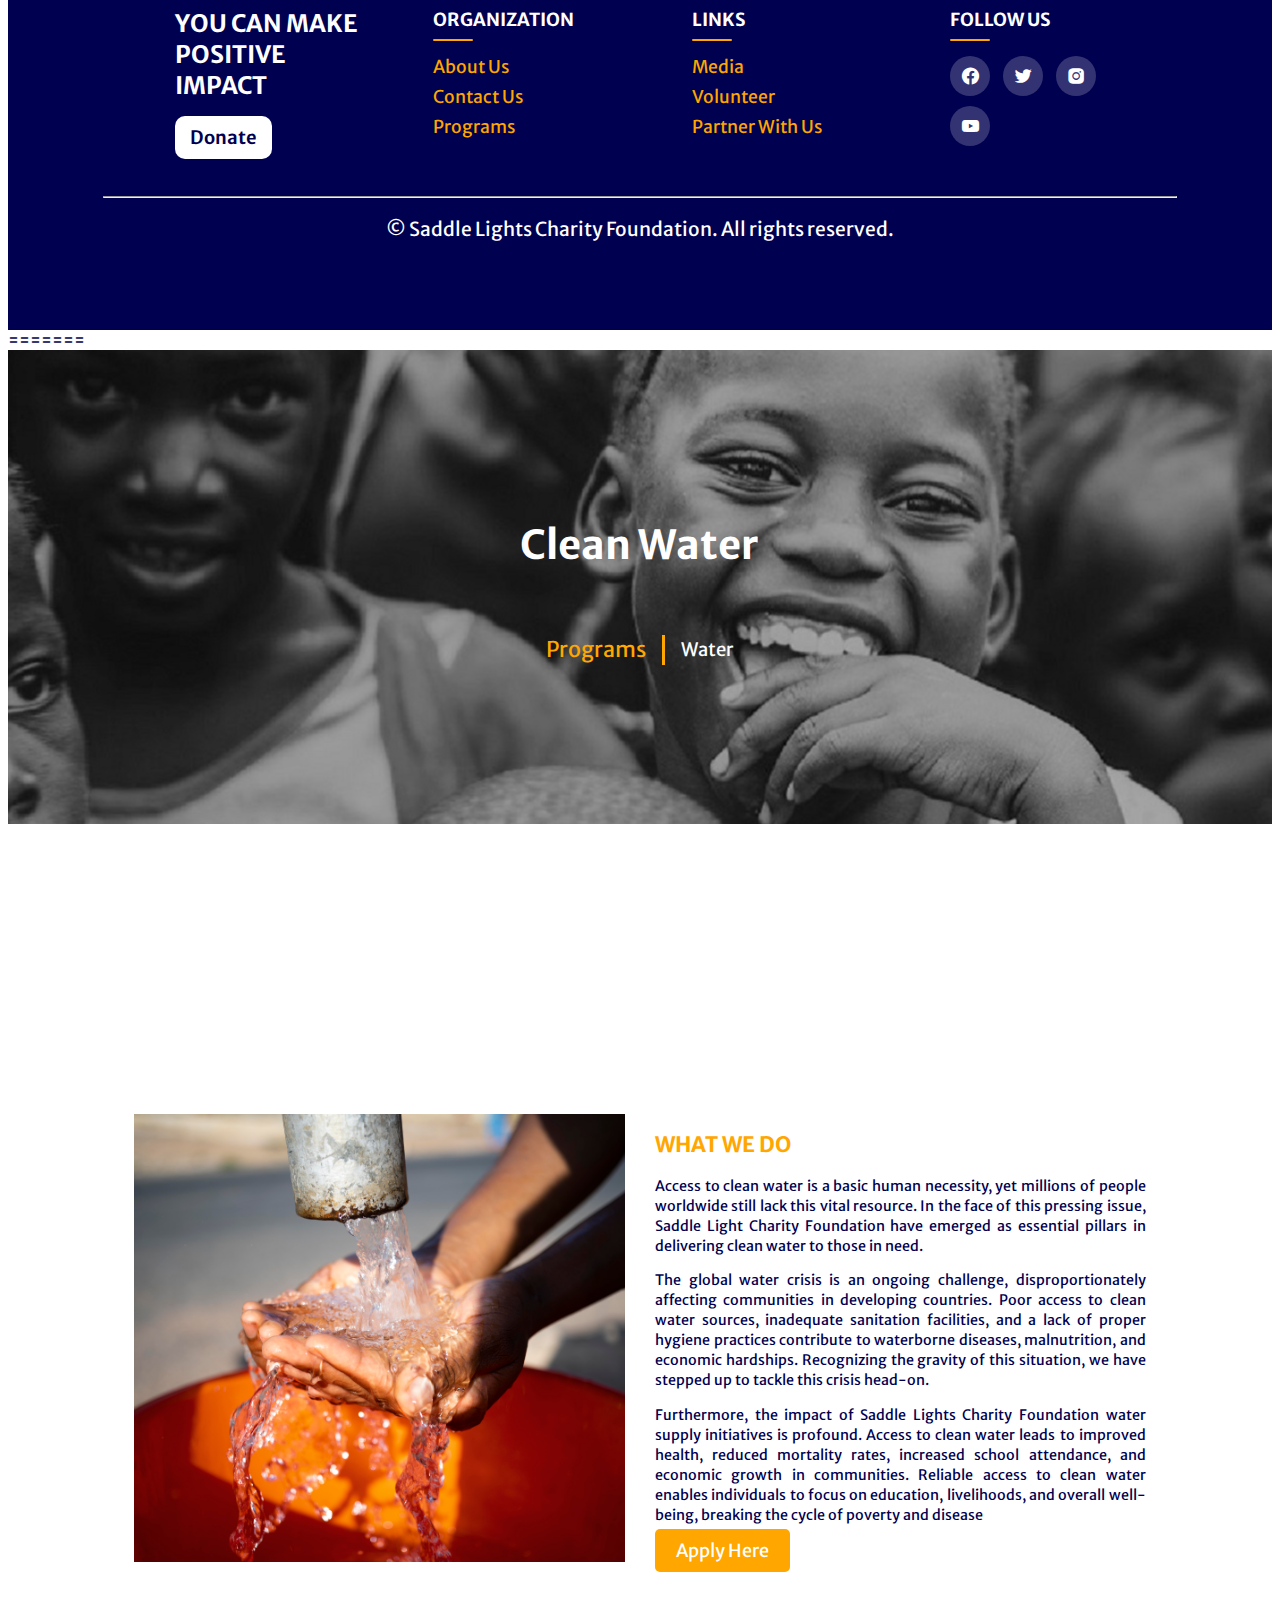
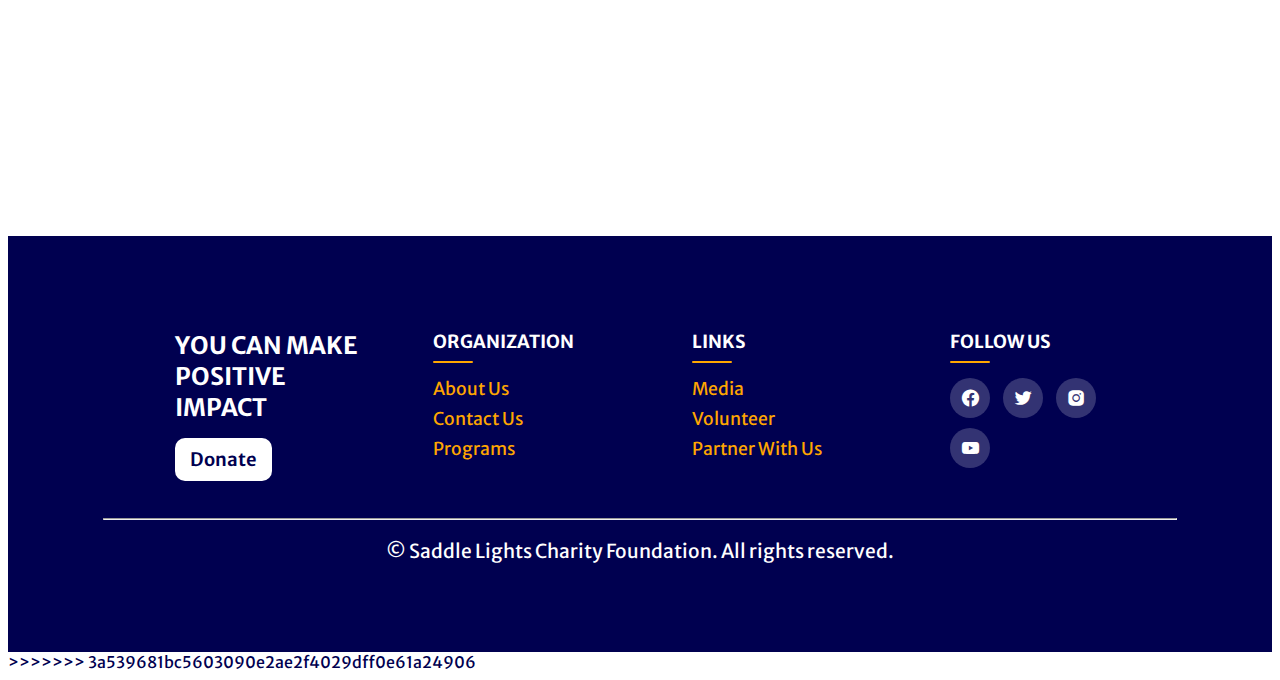
<file: water.html>
<<<<<<< HEAD
<!DOCTYPE html>
<html lang="en">

<head>
    <meta charset="UTF-8">
    <meta name="viewport" content="width=device-width, initial-scale=1.0">
    <title>Programs</title>
    <link rel="stylesheet" href="style.css">
    <link rel="stylesheet" href="css/allprog.css">
    <script src="script.js"></script>
    <link rel="stylesheet"
        href="https://fonts.googleapis.com/css2?family=Material+Symbols+Outlined:opsz,wght,FILL,GRAD@24,400,0,0" />
    <link rel="stylesheet" href="https://cdn.jsdelivr.net/npm/boxicons@latest/css/boxicons.min.css">
</head>

<body>
    <header>
        <div class="navbar container">
            <a href="index.html" class="logo"><img src="img/LOGO OPTION 1_logo.png" alt=""></a>
            <input type="checkbox" name="" id="menu">
            <label for="menu" <i class='bx bx-menu' id="menu-icon"></i></label>
            <nav>
                <li><a href="index.html">HOME</a></li>
                <li><a href="about.html">ABOUT US</a></li>
                <li><a href="program.html">PROGRAMS</a></li>
                <li><a href="get-involved.html">GET INVOLVED</a></li>
                <li><a href="contact.html">CONTACT</a></li>
                <div class="donate-btn">
                    <a href="contact.html" class="donate">DONATE</a>
                </div>
            </nav>

        </div>
    </header>

    <section class="donation-wel">
        <div class="wel container">
            <div class="wel-contents">
                <h3 class="wel-title">Clean Water</h3>
                <div class="wel-link-pg">
                    <a href="program.html" class="pg-link">Programs</a>
                    <div class="vl"></div>
                    <p class="pg">Water</p>
                </div>
            </div>
        </div>
    </section>


    <section class="who-we-are">
        <div class="who-we-are container">
            <div class="rows">
                <div class="columns-left">
                    <img src="img/african-woman-pouring-water-recipient-outdoors.jpg" alt="">
                </div>
                <div class="columns-right">
                    <h2 class="who">WHAT WE DO</h2>
                    <p>Access to clean water is a basic human necessity, yet millions of people worldwide still lack
                        this vital resource. In the face of this pressing issue, Saddle Light Charity Foundation have emerged as
                        essential pillars in delivering clean water to those in need.
                        </p>
                    <p>The global water crisis is an ongoing challenge, disproportionately affecting communities in
                        developing countries. Poor access to clean water sources, inadequate sanitation facilities, and
                        a lack of proper hygiene practices contribute to waterborne diseases, malnutrition, and economic
                        hardships. Recognizing the gravity of this situation, we have stepped up to tackle this crisis
                        head-on.</p>
                    <p>Furthermore, the impact of Saddle Lights Charity Foundation water supply initiatives is profound. Access to clean water leads to improved
                    health, reduced mortality rates, increased school attendance, and economic growth in communities. Reliable access to
                    clean water enables individuals to focus on education, livelihoods, and overall well-being, breaking the cycle of
                    poverty and disease</p>
                    <a href="apply.html" class="apply-btn">Apply Here</a>
                </div>
            </div>
        </div>
    </section>



    <footer>
        <div class="container">
            <div class="footer-row">
                <div class="footer-col">
                    <h3>YOU CAN MAKE POSITIVE IMPACT</h3>
                    <div class="list-donate">
                        <li><a href="contact.html">Donate</a></li>
                    </div>
                </div>
                <div class="footer-col">
                    <h4>ORGANIZATION</h4>
                    <div class="list">
                        <li><a href="about.html">About Us</a></li>
                        <li><a href="contact.html">Contact Us</a></li>
                        <li><a href="program.html">Programs</a></li>
                    </div>
                </div>
                <div class="footer-col">
                    <h4>LINKS</h4>
                    <div class="list">
                        <li><a href="">Media</a></li>
                        <li><a href="get-involved.html">Volunteer</a></li>
                        <li><a href="contact.html">Partner With Us</a></li>
                    </div>
                </div>
                <div class="footer-col">
                    <h4>FOLLOW US </h4>
                    <div class="social-link">
                        <a href=""><i class='bx bxl-facebook-circle'></i></a>
                        <a href=""><i class='bx bxl-twitter'></i></a>
                        <a href=""><i class='bx bxl-instagram-alt'></i></a>
                        <a href=""><i class='bx bxl-youtube'></i></a>
                    </div>
                </div>
            </div>
            <hr>
            <div class="copyright">
                <div class="copyright-cont">
                    <p>© Saddle Lights Charity Foundation. All rights reserved.</p>
                </div>

            </div>
        </div>
    </footer>
</body>

=======
<!DOCTYPE html>
<html lang="en">

<head>
    <meta charset="UTF-8">
    <meta name="viewport" content="width=device-width, initial-scale=1.0">
    <title>Programs</title>
    <link rel="stylesheet" href="style.css">
    <link rel="stylesheet" href="css/allprog.css">
    <script src="script.js"></script>
    <link rel="stylesheet"
        href="https://fonts.googleapis.com/css2?family=Material+Symbols+Outlined:opsz,wght,FILL,GRAD@24,400,0,0" />
    <link rel="stylesheet" href="https://cdn.jsdelivr.net/npm/boxicons@latest/css/boxicons.min.css">
</head>

<body>
    <header>
        <div class="navbar container">
            <a href="index.html" class="logo"><img src="img/LOGO OPTION 1_logo.png" alt=""></a>
            <input type="checkbox" name="" id="menu">
            <label for="menu" <i class='bx bx-menu' id="menu-icon"></i></label>
            <nav>
                <li><a href="index.html">HOME</a></li>
                <li><a href="about.html">ABOUT US</a></li>
                <li><a href="program.html">PROGRAMS</a></li>
                <li><a href="get-involved.html">GET INVOLVED</a></li>
                <li><a href="contact.html">CONTACT</a></li>
                <div class="donate-btn">
                    <a href="contact.html" class="donate">DONATE</a>
                </div>
            </nav>

        </div>
    </header>

    <section class="donation-wel">
        <div class="wel container">
            <div class="wel-contents">
                <h3 class="wel-title">Clean Water</h3>
                <div class="wel-link-pg">
                    <a href="program.html" class="pg-link">Programs</a>
                    <div class="vl"></div>
                    <p class="pg">Water</p>
                </div>
            </div>
        </div>
    </section>


    <section class="who-we-are">
        <div class="who-we-are container">
            <div class="rows">
                <div class="columns-left">
                    <img src="img/african-woman-pouring-water-recipient-outdoors.jpg" alt="">
                </div>
                <div class="columns-right">
                    <h2 class="who">WHAT WE DO</h2>
                    <p>Access to clean water is a basic human necessity, yet millions of people worldwide still lack
                        this vital resource. In the face of this pressing issue, Saddle Light Charity Foundation have emerged as
                        essential pillars in delivering clean water to those in need.
                        </p>
                    <p>The global water crisis is an ongoing challenge, disproportionately affecting communities in
                        developing countries. Poor access to clean water sources, inadequate sanitation facilities, and
                        a lack of proper hygiene practices contribute to waterborne diseases, malnutrition, and economic
                        hardships. Recognizing the gravity of this situation, we have stepped up to tackle this crisis
                        head-on.</p>
                    <p>Furthermore, the impact of Saddle Lights Charity Foundation water supply initiatives is profound. Access to clean water leads to improved
                    health, reduced mortality rates, increased school attendance, and economic growth in communities. Reliable access to
                    clean water enables individuals to focus on education, livelihoods, and overall well-being, breaking the cycle of
                    poverty and disease</p>
                    <a href="apply.html" class="apply-btn">Apply Here</a>
                </div>
            </div>
        </div>
    </section>



    <footer>
        <div class="container">
            <div class="footer-row">
                <div class="footer-col">
                    <h3>YOU CAN MAKE POSITIVE IMPACT</h3>
                    <div class="list-donate">
                        <li><a href="contact.html">Donate</a></li>
                    </div>
                </div>
                <div class="footer-col">
                    <h4>ORGANIZATION</h4>
                    <div class="list">
                        <li><a href="about.html">About Us</a></li>
                        <li><a href="contact.html">Contact Us</a></li>
                        <li><a href="program.html">Programs</a></li>
                    </div>
                </div>
                <div class="footer-col">
                    <h4>LINKS</h4>
                    <div class="list">
                        <li><a href="">Media</a></li>
                        <li><a href="get-involved.html">Volunteer</a></li>
                        <li><a href="contact.html">Partner With Us</a></li>
                    </div>
                </div>
                <div class="footer-col">
                    <h4>FOLLOW US </h4>
                    <div class="social-link">
                        <a href=""><i class='bx bxl-facebook-circle'></i></a>
                        <a href=""><i class='bx bxl-twitter'></i></a>
                        <a href=""><i class='bx bxl-instagram-alt'></i></a>
                        <a href=""><i class='bx bxl-youtube'></i></a>
                    </div>
                </div>
            </div>
            <hr>
            <div class="copyright">
                <div class="copyright-cont">
                    <p>© Saddle Lights Charity Foundation. All rights reserved.</p>
                </div>

            </div>
        </div>
    </footer>
</body>

>>>>>>> 3a539681bc5603090e2ae2f4029dff0e61a24906
</html>
</file>
<file: style.css>
@import url('https://fonts.googleapis.com/css2?family=Merriweather+Sans:wght@300;400;500;600;700;800&display=swap');


:root{
    --font-family: 'Merriweather Sans', sans-serif;;
    --font-style: ;
    --bg-color: #ffff;   
    --text-color: rgb(0, 0, 80);
    --main-color: rgb(255, 176, 29);
}

*{
    font-family: var(--font-family);
    font-style: var(--font-style);
    color: var(--text-color);
    scroll-behavior: smooth;
}
html::-webkit-scrollbar{
    width: 0.5rem;
    background: transparent;
}
html::-webkit-scrollbar-thumb{
    border-radius: 5rem;
    background: var(--text-color);
}

.container{
    margin-left: auto;
    margin-right: auto;
    width: 85%;
}

section{
    padding: 4rem 0 3rem;
}

header{
    position: fixed;
    width: 100%;
    background: var(--bg-color);
    top: 0;
    left: 0;
    z-index: 100;
    box-shadow: 4px 4px 10px rgb(0, 0, 0, 0.15);
}

a.logo img{
    width: 7.5rem;
    height: 7.5rem;
    top: 0;
    margin: 0;
}
.navbar{
    display: flex;
    justify-content: space-evenly;
    align-items: center;
    padding: 0;
    max-height: 5rem;
}
nav{
    display: flex;
    column-gap: 1.9rem;
    align-items: center;
    padding: 5px 11px;
}
li{
    list-style: none;
}
nav a{
    position: relative;
    font-size: 1.12rem;
    font-weight: 600;
    color: var(--text-color);
    text-decoration: none;
    list-style: none;
}
nav a:hover{
    color: var(--main-color);
    transition: 0.3s all linear;
}

#menu{
    display: none;
}
#menu-icon{
    display: none;
    font-size: 2.5rem;
    cursor: pointer;
}

.donate{
    font-size: 0.995rem;
    font-weight: 500;
    padding: 8px 24px;
    border: 1px solid var(--text-color);
    border-radius: 4px;
    text-decoration: none;
}
.donate:hover{
    background: var(--text-color);
    color: var(--main-color);
    transition: 0.3s all linear;
}
.welcome{
    background: url(img/african-children-standing-head-head.jpg);
    max-width: 100%;
    margin-left: 0;
    margin-right: 0;
    background-size: cover;
    background-position: 50%;
    background-repeat: no-repeat;
}
.welcome-pg{
    margin-top: 18rem;
}
.welcome-content{
    margin-bottom: 8.5rem;
    text-align: center;
}
.welcome-content h2{
    font-size: 2.5rem;
    font-weight: 800;
    color: white;
}

.welcome-content p{
    font-size: 1.5rem;
    font-weight: 600;
    color: white;
}

.donate-now{
    font-size: 0.995rem;
    font-weight: 500;
    padding: 8px 24px;
    border: 1px solid var(--main-color);
    border-radius: 4px;
    text-decoration: none;
    color: var(--main-color);
}
.donate-now:hover{
    background: white;
    color: var(--text-color);
    transition: 0.3s all linear;
}
.part1{
    background: var(--main-color);
    background: url(img/15694222_5599047.jpg);
}

.row{
    display: flex;
    flex-wrap: wrap;
    gap: 2rem;
    align-items: center;
}
.column{
    display: flex;
    flex-direction: column;
    align-items: center;
    text-align: center;
    padding: 10px;
}
.row .column{
    flex: 1 1 10rem ;
}
.box{
    max-width: 250px;
}
.icon span{
    font-size: 1.95rem;
    padding: 8px 8px;
    color: white;
    border: 1px solid white;
    border-radius: 50%;
}
.icon i{
    font-size: 1.95rem;
    color: white;
    padding: 8px 8px;
    border: 1px solid white;
    border-radius: 50%;
}

.icon i:hover{
    background: white;
    color: var(--text-color);
    transition: 0.4s all linear;
    border-radius: 50%;
}
.icon span:hover{
    background: white;
    color: var(--text-color);
    transition: 0.4s all linear;
    border-radius: 50%;
}
h3{
    font-size: 1.25rem;
    color: var(--text-color);
}
.box .part-cont {
    font-size: 0.985rem;
    color: var(--text-color);
}

.who-we-are{
    width: 100%;
    min-height: 100vh;
    display: grid;
    place-items: center;
}
.rows{
    width: 80%;
    max-width: 1170px;
    display: grid;
    grid-template-columns: repeat(2, 1fr);
    grid-gap: 50px 30px;
}
.rows .columns-left{
    overflow: hidden;
}

.rows .columns-left img{
    width: 100%;
    height: 100%;
    object-fit: cover;
}

.rows .columns-right {

    align-items: center;
}

.rows .columns-right h2
.rows .columns-right p{
    padding-left: 20px;
}
.rows .columns-right h2{
    font-size: 1.325rem;
    color: var(--main-color);
}
.rows .columns-right p{
    font-size: 0.895rem;
    line-height: 20px;
    text-align: justify;
}

h2 span{
    color: var(--main-color);
}

@media (max-widht: 991px) {
    .rows .columns-right h2
    .rows .columns-right p{
    padding-left: 0px;
}
}
@media (max-width: 768px) {
    .rows{
        width: 90%;
        grid-template-columns: 1fr;
    }
}

.join{
    width: 100%;
    display: grid;
    place-items: center;
}

.row1{
    width: 80%;
    max-width: 1128px;
    display: grid;
    grid-template-columns: repeat(2, 1fr);
    grid-gap:2rem;
    align-items: center;
}

.row1 .column-right-1{
    overflow: hidden;
}

.row1 .column-right-1 img{
    width: 100%;
    height: 100%;
    object-fit: cover;
}

.row1 .column-left-1{
    align-items: center;
}
.column-left-content{
    max-width: 450px;
    row-gap: 1rem;
    margin-bottom: 1rem;
}

.start-donating{
    background-image: url(img/community-concept-with-nature.png);
    object-fit: cover;
    background-position: center;

}
.donate-content{
    align-items: center;
    text-align: center;
    margin-bottom: 1.5rem;
}

.head1{
    font-size: 1.5rem;
    color: var(--bg-color);
}

.body-head{
    font-size: 2.5rem;
    color: var(--main-color);
}
.start-donating-btn{
    color: white;
    background: orange;
    padding: 13px 21px;
    box-sizing: border-box;
    text-decoration: none;
    border-radius: 10px;
    font-size: 1.235rem;
}
.start-donating-btn:hover{
    background: var(--bg-color);
    color: var(--main-color);
    transition: 0.3s all ease-in-out;
}

p.head{
    font-size: 1.189rem;
}

p.body-p{
    margin-bottom: 2rem;
}
.volun{
    font-size: 2.5rem;
    color: var(--main-color);
}

.join-us{
    font-size: 0.895;
    color: var(--main-color);
    background: var(--text-color);
    text-decoration: none;
    padding: 10px 20px;
    border-radius: 20px;
}

.join-us:hover{
    background: var(--main-color);
    color: var(--text-color);
    transition: 0.3s all linear;
}

footer{
    background: var(--text-color);
    padding: 70px 0;

}

.footer-row{
    display: flex;
    flex-wrap: wrap;
    gap: 2rem;
    justify-content: space-evenly;
    margin-left: 50px;
}

.footer-col{
    width: 20%;
    padding: 0;
}

.footer-col h3{
    font-size: 1.5rem;
    color: white;
    margin-bottom: 25px;
    font-weight: 700;
    position: relative;
}
.list-donate li a {
    padding: 10px 15px;
    background: var(--bg-color);
    border-radius: 10px;
    font-size: 1.15rem;
    font-weight: 600;
    color: var(--text-color);
    text-decoration: none;
    transition: all 0.5s ease;
}
.list-donate li a:hover{
    background: transparent;
    border: 3px solid var(--main-color);
    color: var(--bg-color);
}
.footer-col h4{
    font-size: 18px;
    color: white;
    margin-bottom: 25px;
    font-weight: 700;
    position: relative;
}

.footer-col h4::before{
    content: '';
    position: absolute;
    left: 0;
    bottom: -10px;
    background: var(--main-color);
    height: 2px;
    box-sizing: border-box;
    width: 40px;
    border-radius: 10px;
}

.footer-col .list{
    list-style: none;
}

.footer-col .list a{
    text-decoration: none;
    font-size: 1.1rem;
    color: var(--main-color);
    display: block;
    transition: all .5s ease;
    padding-bottom: 8px;
}

.footer-col .list a:hover{
    color: var(--bg-color);
    padding-left: 10px;
}

.footer-col .social-link a i{
    display: inline-block;
    height: 40px;
    width: 40px;
    background: rgba(255, 255, 255, .2);
    margin: 0 10px 10 0px;
    text-align: center;
    line-height: 40px;
    border-radius: 50%;
    color: white;
    font-size: 1.29rem;
    transition: all 0.5s ease;
}

.footer-col .social-link a i:hover{
    color: var(--text-color);
    background: var(--bg-color);
}

@media(max-width:767px){
    .footer-col{
        width: 40%;
        margin-bottom: 30px;
    }
    .footer-row{
        margin-left: 20px;
    }
   
}

@media(max-width:567px){
    .footer-col{
        width: 100%;
        
    }
    .footer-row{
        margin-left: 20px;
    }
}

@media (max-width: 1280px){
    .container{
        max-width: 100%;
        margin-left: 1.2rem;
        margin-right: 1.2rem;
    }

}

@media (max-width: 1360px) {
    .container{
        max-width: 100%;
        margin-left: auto;
        margin-right: auto;
    }
}

@media (max-width:991px){
    .navbar{
        padding: 15px 20px;
    }
    section{
        padding: 3rem 0 1rem;
    }
    /*.welcome{
        width: 100%;
        margin-left: 0;
        margin-right: 0;
        object-fit: fill;
        -o-object-fit: fill;
        object-position: center;
        background-repeat: no-repeat;
    }*/

}
@media (max-width:1232px){
    .navbar{
        
        justify-content: space-between;
    }
    #menu-icon{
        display: initial;
    }
    nav{
        position: absolute;
        top: 100%;
        right: 0;
        left: 0;
        display: flex;
        flex-direction:column;
        row-gap: 0.5rem;
        background: var(--bg-color);
        align-items: end;
        padding-right: 40px;
        box-shadow: 4px 4px 20px rgb(15 54 55 / 20%);
        clip-path: circle(0% at 50% 0%);
        transition: 0.7s;
    }
    nav a{
        display: block;
        padding: 15px;
    }
    nav a:hover{
        background: var(--text-color);
    }
     #menu:checked ~ nav{
        clip-path: circle(144% at 50% 0%);
    }
    .donate-btn{
        font-size: 0.975rem;
        font-weight: 500;
        padding-bottom: 20px;
        margin-left: 0;
    }

    .register-btn:hover{
        background: var(--text-color);
        color: var(--bg-color);
    }
    .btn{
        padding: 5px 12px;
        border-radius: 0.2rem;
        font-family: var(--poppins-font);
        transition: 0.3s all linear;
    }

}

.donation-wel{
    background: url(img/annie-spratt-cVEOh_JJmEE-unsplash.jpg);
    background-position: center;
    object-fit: cover;
}
hr{
    color: var(--bg-color);
    margin-top: 2.5rem;
}
.copyright{
   
    align-items: center;
   text-align: center;
    width: 100%;
}
.copyright-cont p{
    font-size: 1.2rem;
    color: var(--bg-color);
}
</file>
<file: css/about.css>
<<<<<<< HEAD
@import url('https://fonts.googleapis.com/css2?family=Merriweather+Sans:wght@300;400;500;600;700;800&display=swap');


:root{
    --font-family: 'Merriweather Sans', sans-serif;;
    --font-style: ;
    --bg-color: #ffff;   
    --text-color: rgb(0, 0, 80);
    --main-color: rgb(255, 166, 0);
}

*{
    font-family: var(--font-family);
    font-style: var(--font-style);
    color: var(--text-color);
    scroll-behavior: smooth;
}

.vl {
    border-left: 3px solid var(--main-color);
    height: 30px;
    position: relative;
    top: 0;
}

.wel-title{
    color: var(--bg-color);
    font-size: 2.5rem;
    padding: 10px 18px;
}

.wel-contents{
    place-items: center;
    margin-top: 6rem;
    margin-bottom: 6rem;
    text-align: center;
}

.wel-link-pg{
    display: flex;
    flex-direction: row;
    justify-content: center;
    gap: 1rem;
    align-items: center;
}

.pg-link{
    color: var(--main-color);
    font-size: 1.35rem;
    text-decoration: none;
    transition: all .3s ease;
}

.pg-link:hover{
    color: var(--bg-color);
}

.pg{
    color: var(--bg-color);
    font-size: 1.15rem;
    
}

.about-us{
    background: rgb(238, 238, 255);
}
.about-title{
    text-align: center;
    padding: 5px;
}

.about-title h2{
    font-size: 2.15rem;
    text-transform: uppercase;
    font-weight: 800;
    color: var(--main-color);
}

p.about-cont{
    text-align: center;
    font-size: 1.015rem;
    margin-bottom: 5rem;
}

.about-rows{
    width: 100%;
    display: flex;
    flex-wrap: wrap;
    flex-direction: row;
    gap: 2.5rem;
    margin-bottom: 5rem;
}

.about-col{
    display: flex;
    position: relative;
    background: var(--main-color);
    padding: 15px 31px;
    color: var(--bg-color);
    text-align: center;
    box-shadow: 4px 4px 8px rgba(0, 0, 0, 0.25);
}

.about-col:hover{
    
    transition: all 0.5s ease;
    padding: 17px 32px;
}

.about-rows .about-col{
    flex: 1 1 21rem;
}

.about-icon i{
    color: var(--bg-color);
    font-size: 2.15rem;
}

.mission-title h3{
    color: var(--bg-color);
    font-size: 1.5rem;
}

hr.lin{
    color: var(--bg-color);
    border-color: var(--bg-color);
    background: var(--bg-color);
    height: 3px;
    max-width: 80px;
    margin-bottom: 1rem;
    border-radius: 10px;
}

.mission-statement p{
    color: var(--bg-color);
    font-size: 1.285rem;
}

p.explore{
    font-size: 0.985rem;
=======
@import url('https://fonts.googleapis.com/css2?family=Merriweather+Sans:wght@300;400;500;600;700;800&display=swap');


:root{
    --font-family: 'Merriweather Sans', sans-serif;;
    --font-style: ;
    --bg-color: #ffff;   
    --text-color: rgb(0, 0, 80);
    --main-color: rgb(255, 166, 0);
}

*{
    font-family: var(--font-family);
    font-style: var(--font-style);
    color: var(--text-color);
    scroll-behavior: smooth;
}

.vl {
    border-left: 3px solid var(--main-color);
    height: 30px;
    position: relative;
    top: 0;
}

.wel-title{
    color: var(--bg-color);
    font-size: 2.5rem;
    padding: 10px 18px;
}

.wel-contents{
    place-items: center;
    margin-top: 6rem;
    margin-bottom: 6rem;
    text-align: center;
}

.wel-link-pg{
    display: flex;
    flex-direction: row;
    justify-content: center;
    gap: 1rem;
    align-items: center;
}

.pg-link{
    color: var(--main-color);
    font-size: 1.35rem;
    text-decoration: none;
    transition: all .3s ease;
}

.pg-link:hover{
    color: var(--bg-color);
}

.pg{
    color: var(--bg-color);
    font-size: 1.15rem;
    
}

.about-us{
    background: rgb(238, 238, 255);
}
.about-title{
    text-align: center;
    padding: 5px;
}

.about-title h2{
    font-size: 2.15rem;
    text-transform: uppercase;
    font-weight: 800;
    color: var(--main-color);
}

p.about-cont{
    text-align: center;
    font-size: 1.015rem;
    margin-bottom: 5rem;
}

.about-rows{
    width: 100%;
    display: flex;
    flex-wrap: wrap;
    flex-direction: row;
    gap: 2.5rem;
    margin-bottom: 5rem;
}

.about-col{
    display: flex;
    position: relative;
    background: var(--main-color);
    padding: 15px 31px;
    color: var(--bg-color);
    text-align: center;
    box-shadow: 4px 4px 8px rgba(0, 0, 0, 0.25);
}

.about-col:hover{
    
    transition: all 0.5s ease;
    padding: 17px 32px;
}

.about-rows .about-col{
    flex: 1 1 21rem;
}

.about-icon i{
    color: var(--bg-color);
    font-size: 2.15rem;
}

.mission-title h3{
    color: var(--bg-color);
    font-size: 1.5rem;
}

hr.lin{
    color: var(--bg-color);
    border-color: var(--bg-color);
    background: var(--bg-color);
    height: 3px;
    max-width: 80px;
    margin-bottom: 1rem;
    border-radius: 10px;
}

.mission-statement p{
    color: var(--bg-color);
    font-size: 1.285rem;
}

p.explore{
    font-size: 0.985rem;
>>>>>>> 3a539681bc5603090e2ae2f4029dff0e61a24906
}
</file>
<file: css/apply.css>
@import url('https://fonts.googleapis.com/css2?family=Merriweather+Sans:wght@300;400;500;600;700;800&display=swap');


:root{
    --font-family: 'Merriweather Sans', sans-serif;;
    --font-style: ;
    --bg-color: #ffff;   
    --text-color: rgb(0, 0, 80);
    --main-color: rgb(255, 166, 0);
}

*{
    font-family: var(--font-family);
    font-style: var(--font-style);
    color: var(--text-color);
    scroll-behavior: smooth;
}

.vl {
    border-left: 3px solid var(--main-color);
    height: 30px;
    position: relative;
    top: 0;
}

.wel-title{
    color: var(--bg-color);
    font-size: 2.5rem;
    padding: 10px 18px;
}

.wel-contents{
    place-items: center;
    margin-top: 6rem;
    margin-bottom: 6rem;
    text-align: center;
}

.wel-link-pg{
    display: flex;
    flex-direction: row;
    justify-content: center;
    gap: 1rem;
    align-items: center;
}

.pg-link{
    color: var(--main-color);
    font-size: 1.35rem;
    text-decoration: none;
    transition: all .3s ease;
}

.pg-link:hover{
    color: var(--bg-color);
}

.pg{
    color: var(--bg-color);
    font-size: 1.15rem;
    
}

.apply-head h2{
    text-align: center;
    font-size: 2.15rem;
    color: var(--text-color);
    margin-bottom: 2.5rem;
}

form{
    display: flex;
    flex-direction: column;
    align-items: center;
    width: 100%;
    gap: 2rem;
}

input, textarea{
    width: 50%;
    padding: 15px 20px;
    font-size: 1rem;
}

select{
    width: 53.45%;
    padding: 15px 20px;
    font-size: 1rem;
    background: transparent;
}
option{
    padding: 10px 21px;
    background: rgb(255, 249, 228);
    color: var(--text-color);
    font-family: var(--font-family);
    cursor: pointer;
}

input[type="submit"]{
    color: var(--bg-color);
    padding: 10px 18px;
    background-color: var(--main-color);
    max-width: 120px;
    font-size: 1.15rem;
    border-radius: 10px;
    align-items: flex-end;
    cursor: pointer;
}

input[type="submit"]:hover{
    background: transparent;
    border: 2.5px solid var(--main-color);
    color: var(--main-color);
    transition: all 0.5s ease;
}
</file>
<file: css/contact.css>
<<<<<<< HEAD
@import url('https://fonts.googleapis.com/css2?family=Merriweather+Sans:wght@300;400;500;600;700;800&display=swap');


:root{
    --font-family: 'Merriweather Sans', sans-serif;;
    --font-style: ;
    --bg-color: #ffff;   
    --text-color: rgb(0, 0, 80);
    --main-color: rgb(255, 166, 0);
}

*{
    font-family: var(--font-family);
    font-style: var(--font-style);
    color: var(--text-color);
    scroll-behavior: smooth;
}

.vl {
    border-left: 3px solid var(--main-color);
    height: 30px;
    position: relative;
    top: 0;
}

.wel-title{
    color: var(--bg-color);
    font-size: 2.5rem;
    padding: 10px 18px;
}

.wel-contents{
    place-items: center;
    margin-top: 6rem;
    margin-bottom: 6rem;
    text-align: center;
}

.wel-link-pg{
    display: flex;
    flex-direction: row;
    justify-content: center;
    gap: 1rem;
    align-items: center;
}

.pg-link{
    color: var(--main-color);
    font-size: 1.35rem;
    text-decoration: none;
    transition: all .3s ease;
}

.pg-link:hover{
    color: var(--bg-color);
}

.pg{
    color: var(--bg-color);
    font-size: 1.15rem;
    
}
.contact{
    margin-bottom: 2rem;
}
.contact-row{
    display: flex;
    flex-direction: row;
    flex-wrap: wrap;
    
}

.cont-col{
    display: flex;
    flex-direction: column;
}

.contact-row .cont-col{
    flex: 1 1 21rem;
}

.left-col{
    max-width: 400px;
    margin-bottom: 1.5rem;
}
.cont-title{
    font-size: 1.15rem;
    color: gray;
}
.cont{
    font-size: 2.15rem;
    color: var(--main-color);
}
.cont-body{
    margin-bottom: 3rem;
    font-size: 1.1015rem;
}
.social-media-icons a i{
    display: inline-block;
    height: 40px;
    width: 40px;
    gap: 1rem;
    background: var(--text-color);
    margin: 0 10px 10 0px;
    text-align: center;
    line-height: 40px;
    border-radius: 50%;
    color: white;
    font-size: 1.29rem;
    transition: all 0.5s ease;
}


.social-media-icons a i:hover{
    color: var(--bg-color);
    background: var(--main-color);
}

form{
    width: 100%;
    display: flex;
    flex-direction: column;
    gap: 2rem;

}

@media(max-width:438px){
    form{
        width: 70%;
    
    }
    
}
@media(max-width:357px){
    form{
        width: 70%;
    
    }
    
}
.double{
    display: flex;
    max-width: 100%;
    gap: 1rem;
}

input, select{
    padding: 10px 21px;
    height: 40px;
    border: 1px solid var(--main-color);
    gap: 2rem;
    border-radius: 2px;
    background: transparent;
}

textarea{
    border: 1px solid var(--main-color);
    padding: 10px 21px;
}

input[type="submit"]{
    background: var(--main-color);
    color: var(--bg-color);
    width: 200px;
    border-radius: 10px;
    font-size: 1.125rem;
    font-family: var(--font-family);
    cursor: pointer;
    transition: 0.3s all linear;
}

input[type="submit"]:hover{
    background: transparent;
    border: 2px solid var(--main-color);
    color: var(--main-color);
}

.details-row{
    display: flex;
    flex-wrap: wrap;
    gap: 2rem;
    align-items: start;
}

.details-col{
    display: flex;
    flex-direction: column;
    align-items: center;
    text-align: left;
    padding: 10px;
}

.details-row .details-col {
    flex: 1 1 10rem;
}

.details-box{
    max-width: 280px;
    background: var(--main-color);
    padding: 12px 22px;
    height: 180px;
    border-radius: 10px;
    box-shadow: 4px 4px 8px rgb(0, 0, 0, 0.25);
}

.details-head{
    color: var(--bg-color);
    font-size: 1.35rem;
=======
@import url('https://fonts.googleapis.com/css2?family=Merriweather+Sans:wght@300;400;500;600;700;800&display=swap');


:root{
    --font-family: 'Merriweather Sans', sans-serif;;
    --font-style: ;
    --bg-color: #ffff;   
    --text-color: rgb(0, 0, 80);
    --main-color: rgb(255, 166, 0);
}

*{
    font-family: var(--font-family);
    font-style: var(--font-style);
    color: var(--text-color);
    scroll-behavior: smooth;
}

.vl {
    border-left: 3px solid var(--main-color);
    height: 30px;
    position: relative;
    top: 0;
}

.wel-title{
    color: var(--bg-color);
    font-size: 2.5rem;
    padding: 10px 18px;
}

.wel-contents{
    place-items: center;
    margin-top: 6rem;
    margin-bottom: 6rem;
    text-align: center;
}

.wel-link-pg{
    display: flex;
    flex-direction: row;
    justify-content: center;
    gap: 1rem;
    align-items: center;
}

.pg-link{
    color: var(--main-color);
    font-size: 1.35rem;
    text-decoration: none;
    transition: all .3s ease;
}

.pg-link:hover{
    color: var(--bg-color);
}

.pg{
    color: var(--bg-color);
    font-size: 1.15rem;
    
}
.contact{
    margin-bottom: 2rem;
}
.contact-row{
    display: flex;
    flex-direction: row;
    flex-wrap: wrap;
    
}

.cont-col{
    display: flex;
    flex-direction: column;
}

.contact-row .cont-col{
    flex: 1 1 21rem;
}

.left-col{
    max-width: 400px;
    margin-bottom: 1.5rem;
}
.cont-title{
    font-size: 1.15rem;
    color: gray;
}
.cont{
    font-size: 2.15rem;
    color: var(--main-color);
}
.cont-body{
    margin-bottom: 3rem;
    font-size: 1.1015rem;
}
.social-media-icons a i{
    display: inline-block;
    height: 40px;
    width: 40px;
    gap: 1rem;
    background: var(--text-color);
    margin: 0 10px 10 0px;
    text-align: center;
    line-height: 40px;
    border-radius: 50%;
    color: white;
    font-size: 1.29rem;
    transition: all 0.5s ease;
}


.social-media-icons a i:hover{
    color: var(--bg-color);
    background: var(--main-color);
}

form{
    width: 100%;
    display: flex;
    flex-direction: column;
    gap: 2rem;

}

@media(max-width:438px){
    form{
        width: 70%;
    
    }
    
}
@media(max-width:357px){
    form{
        width: 70%;
    
    }
    
}
.double{
    display: flex;
    max-width: 100%;
    gap: 1rem;
}

input, select{
    padding: 10px 21px;
    height: 40px;
    border: 1px solid var(--main-color);
    gap: 2rem;
    border-radius: 2px;
    background: transparent;
}

textarea{
    border: 1px solid var(--main-color);
    padding: 10px 21px;
}

input[type="submit"]{
    background: var(--main-color);
    color: var(--bg-color);
    width: 200px;
    border-radius: 10px;
    font-size: 1.125rem;
    font-family: var(--font-family);
    cursor: pointer;
    transition: 0.3s all linear;
}

input[type="submit"]:hover{
    background: transparent;
    border: 2px solid var(--main-color);
    color: var(--main-color);
}

.details-row{
    display: flex;
    flex-wrap: wrap;
    gap: 2rem;
    align-items: start;
}

.details-col{
    display: flex;
    flex-direction: column;
    align-items: center;
    text-align: left;
    padding: 10px;
}

.details-row .details-col {
    flex: 1 1 10rem;
}

.details-box{
    max-width: 280px;
    background: var(--main-color);
    padding: 12px 22px;
    height: 180px;
    border-radius: 10px;
    box-shadow: 4px 4px 8px rgb(0, 0, 0, 0.25);
}

.details-head{
    color: var(--bg-color);
    font-size: 1.35rem;
>>>>>>> 3a539681bc5603090e2ae2f4029dff0e61a24906
}
</file>
<file: css/donate.css>
@import url('https://fonts.googleapis.com/css2?family=Merriweather+Sans:wght@300;400;500;600;700;800&display=swap');


:root{
    --font-family: 'Merriweather Sans', sans-serif;;
    --font-style: ;
    --bg-color: #ffff;   
    --text-color: rgb(0, 0, 80);
    --main-color: rgb(255, 166, 0);
}

*{
    font-family: var(--font-family);
    font-style: var(--font-style);
    color: var(--text-color);
    scroll-behavior: smooth;
}

.wel-title{
    color: var(--bg-color);
    font-size: 2.5rem;
    padding: 10px 18px;
}

.wel-contents{
    place-items: center;
    margin-top: 6rem;
    margin-bottom: 6rem;
    text-align: center;
}

.wel-link-pg{
    display: flex;
    flex-direction: row;
    justify-content: center;
    gap: 1rem;
    align-items: center;
}

.pg-link{
    color: var(--main-color);
    font-size: 1.35rem;
    text-decoration: none;
    transition: all .3s ease;
}

.pg-link:hover{
    color: var(--bg-color);
}

.pg{
    color: var(--bg-color);
    font-size: 1.15rem;
    
}

h3.title{
    font-size: 2rem;
    color: var(--main-color);
}
form{
    display: flex;
    flex-direction: column;
    max-width: 70%;
    row-gap: 1.85rem;
    margin-bottom: 10px;
}
.pricing{
    display: flex;
    flex-direction: column;
    row-gap: 0.5rem;
}
.p-info{
    display: flex;
    flex-direction: column;
    row-gap: 1rem;
}
input{
    height: 35px;
    padding: 10px 21px;
}
input[type="submit"]{
    max-width: 100px;
    background: var(--main-color);
    color: var(--bg-color);
    font-size: 1.05rem;
    border-radius: 10px;
    height: 40px;
    cursor: pointer;
}
input[type="submit"]:hover{
    background: transparent;
    border: 2px solid var(--main-color);
    color: var(--main-color);
}
.vl {
    border-left: 3px solid var(--main-color);
    height: 30px;
    position: relative;
    top: 0;
}

@media(max-width:1230px){
    h3.title{
        font-size: 2rem;
        color: var(--main-color);
        text-align: center;
        justify-content: center;
    }
    
}

@media(max-width:760px){
    form{
        display: flex;
        flex-direction: column;
        place-items: center;
        max-width: 100%;
        margin-left: auto;
        row-gap: 1.85rem;
        margin-bottom: 10px;
    }
}
</file>
<file: css/allprog.css>
@import url('https://fonts.googleapis.com/css2?family=Merriweather+Sans:wght@300;400;500;600;700;800&display=swap');


:root{
    --font-family: 'Merriweather Sans', sans-serif;;
    --font-style: ;
    --bg-color: #ffff;   
    --text-color: rgb(0, 0, 80);
    --main-color: rgb(255, 166, 0);
}

*{
    font-family: var(--font-family);
    font-style: var(--font-style);
    color: var(--text-color);
    scroll-behavior: smooth;
}

.vl {
    border-left: 3px solid var(--main-color);
    height: 30px;
    position: relative;
    top: 0;
}

.wel-title{
    color: var(--bg-color);
    font-size: 2.5rem;
    padding: 10px 18px;
}

.wel-contents{
    place-items: center;
    margin-top: 6rem;
    margin-bottom: 6rem;
    text-align: center;
}

.wel-link-pg{
    display: flex;
    flex-direction: row;
    justify-content: center;
    gap: 1rem;
    align-items: center;
}

.pg-link{
    color: var(--main-color);
    font-size: 1.35rem;
    text-decoration: none;
    transition: all .3s ease;
}

.pg-link:hover{
    color: var(--bg-color);
}

.pg{
    color: var(--bg-color);
    font-size: 1.15rem;
    
}

a.apply-btn{
    color: var(--bg-color);
    background: var(--main-color);
    font-size: 1.125rem;
    margin-top: 1rem;
    padding: 10px 21px;
    text-decoration: none;
    border-radius: 5px;
}

a.apply-btn:hover{
    color: var(--main-color);
    background: transparent;
    border: 1px solid var(--main-color);
    transition: 0.3s all linear;
}
</file>
